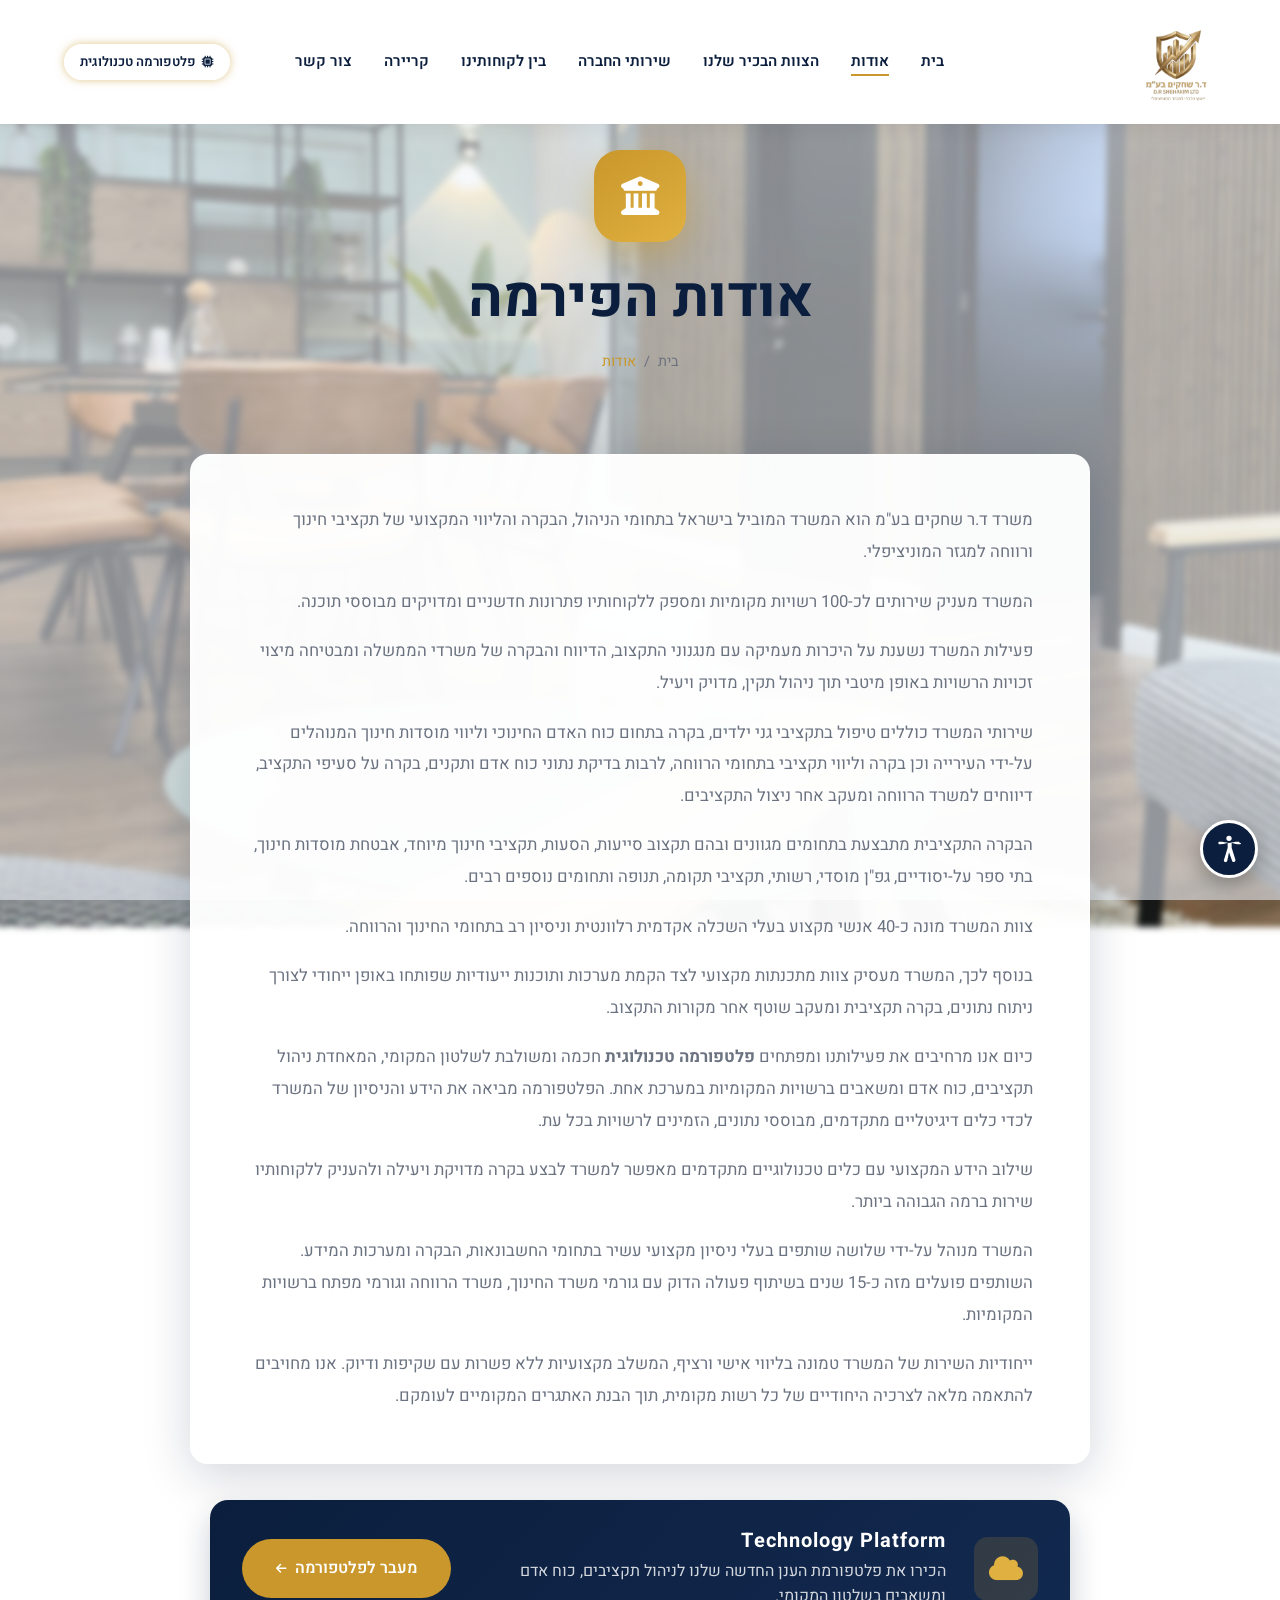
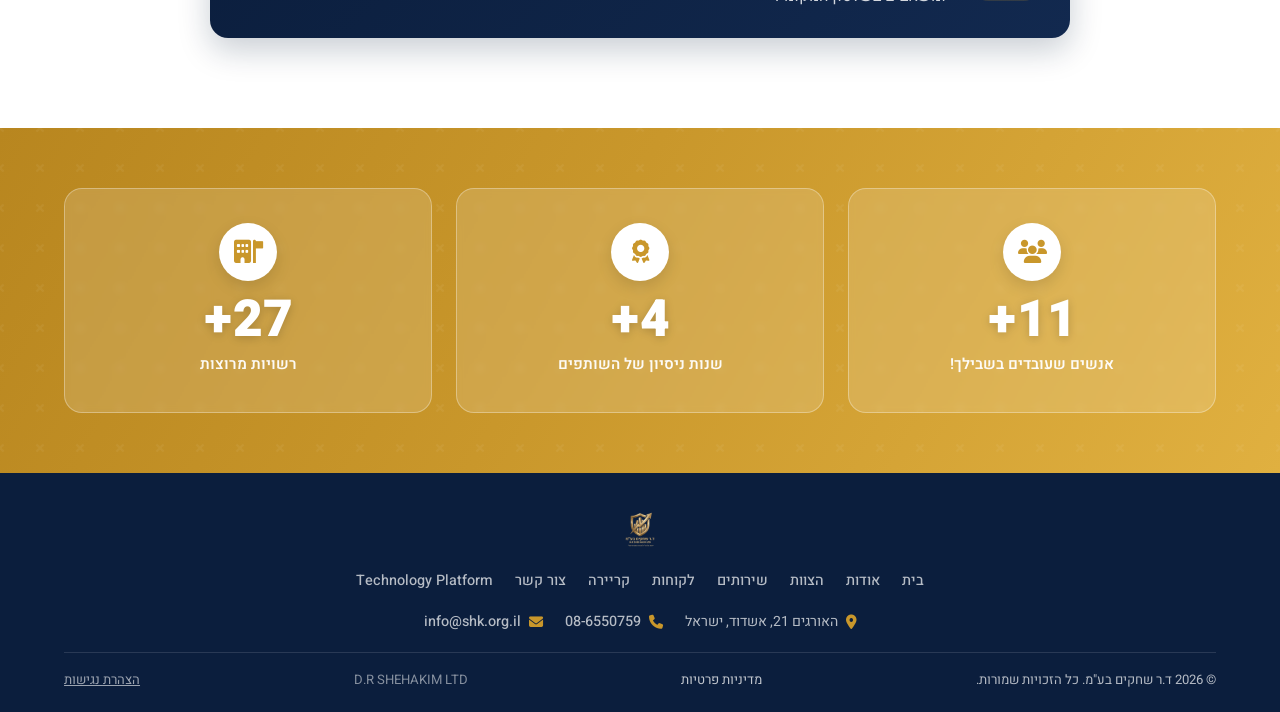
<file: about.html>
<!DOCTYPE html>
<html lang="he" dir="rtl">
<head>
  <meta charset="UTF-8">
  <meta name="viewport" content="width=device-width, initial-scale=1.0">
  <link rel="icon" type="image/png" sizes="32x32" href="favicon.png">
  <link rel="icon" href="favicon.ico" sizes="any">
  <link rel="apple-touch-icon" href="apple-touch-icon.png">
  <title>אודות | ד.ר שחקים</title>
  <meta name="description" content="אודות ד.ר שחקים – פירמת הייעוץ הכלכלי המובילה בישראל לניהול ובקרת תקציבי חינוך ורווחה עבור למעלה מ-100 רשויות מקומיות.">
  <link rel="canonical" href="https://tpshk.org.il/about.html">
  <meta property="og:type" content="website">
  <meta property="og:site_name" content="ד.ר שחקים">
  <meta property="og:title" content="אודות | ד.ר שחקים">
  <meta property="og:description" content="פירמת הייעוץ הכלכלי המובילה בישראל לניהול ובקרת תקציבי חינוך ורווחה עבור למעלה מ-100 רשויות מקומיות.">
  <meta property="og:url" content="https://tpshk.org.il/about.html">
  <meta property="og:image" content="https://tpshk.org.il/apple-touch-icon.png">
  <meta property="og:locale" content="he_IL">
  <link rel="stylesheet" href="css/style.css">
  <link rel="stylesheet" href="css/accessibility.css">
  <link rel="stylesheet" href="https://cdnjs.cloudflare.com/ajax/libs/font-awesome/6.5.0/css/all.min.css">
  <style>
    .platform-cta {
      max-width: 860px;
      margin: 36px auto 0;
      display: flex;
      align-items: center;
      gap: 28px;
      padding: 28px 32px;
      border-radius: 18px;
      background: linear-gradient(135deg, var(--navy) 0%, var(--navy-light) 100%);
      box-shadow: 0 12px 32px rgba(11,30,61,.22);
    }
    .platform-cta-icon {
      flex: 0 0 auto;
      width: 64px; height: 64px;
      display: flex; align-items: center; justify-content: center;
      border-radius: 14px;
      background: rgba(201,151,43,.18);
      color: var(--gold-light);
      font-size: 1.7rem;
    }
    .platform-cta-text { flex: 1; }
    .platform-cta-text h3 {
      color: #fff;
      letter-spacing: 1px;
      margin-bottom: 6px;
      font-size: 1.25rem;
    }
    .platform-cta-text p { color: rgba(255,255,255,.82); margin: 0; line-height: 1.6; }
    .platform-cta .btn { flex: 0 0 auto; white-space: nowrap; }
    @media (max-width: 640px) {
      .platform-cta { flex-direction: column; text-align: center; gap: 18px; padding: 28px 22px; }
      .platform-cta-text p { font-size: .95rem; }
    }
  </style>
</head>
<body class="has-bg-blur">

<div class="bg-blur-fixed" style="background-image:url('אודות.jpeg')"></div>
<div class="bg-blur-overlay"></div>

<nav class="navbar" id="navbar">
  <div class="container navbar-inner">
    <a href="/" class="logo"><img src="לוגו שחקים.png" alt="ד.ר שחקים"></a>
    <ul class="nav-links">
      <li><a href="/">בית</a></li>
      <li><a href="about" class="active">אודות</a></li>
      <li><a href="team">הצוות הבכיר שלנו</a></li>
      <li><a href="services">שירותי החברה</a></li>
      <li><a href="clients">בין לקוחותינו</a></li>
      <li><a href="careers">קריירה</a></li>
      <li><a href="contact">צור קשר</a></li>
      <li class="nav-cta-item"><a href="https://lp.tpshk.org.il" target="_blank" rel="noopener" class="nav-cta"><i class="fa-solid fa-microchip"></i> פלטפורמה טכנולוגית</a></li>
    </ul>
    <button class="hamburger" id="hamburger" aria-label="תפריט"><span></span><span></span><span></span></button>
  </div>
</nav>
<div class="mobile-menu" id="mobileMenu">
  <button class="close-menu" id="closeMenu">×</button>
  <a href="/">בית</a><a href="about">אודות</a><a href="team">הצוות הבכיר שלנו</a>
  <a href="services">שירותי החברה</a><a href="clients">בין לקוחותינו</a>
  <a href="careers">קריירה</a><a href="contact">צור קשר</a>
  <a href="https://lp.tpshk.org.il" target="_blank" rel="noopener" class="nav-cta">פלטפורמה טכנולוגית</a>
</div>

<!-- CLEAN HERO OVER BLURRED BG -->
<section class="detail-hero-clean">
  <div class="container">
    <div class="detail-hero-icon"><i class="fa-solid fa-building-columns"></i></div>
    <h1>אודות הפירמה</h1>
    <div class="breadcrumb">
      <a href="/">בית</a>
      <span class="sep">/</span>
      <span>אודות</span>
    </div>
  </div>
</section>

<!-- ABOUT FULL TEXT -->
<section class="section-py" style="padding-top:30px">
  <div class="container">
    <div class="about-text-card reveal">
      <p>משרד ד.ר שחקים בע"מ הוא המשרד המוביל בישראל בתחומי הניהול, הבקרה והליווי המקצועי של תקציבי חינוך ורווחה למגזר המוניציפלי.</p>
      <p>המשרד מעניק שירותים לכ-100 רשויות מקומיות ומספק ללקוחותיו פתרונות חדשניים ומדויקים מבוססי תוכנה.</p>
      <p>פעילות המשרד נשענת על היכרות מעמיקה עם מנגנוני התקצוב, הדיווח והבקרה של משרדי הממשלה ומבטיחה מיצוי זכויות הרשויות באופן מיטבי תוך ניהול תקין, מדויק ויעיל.</p>
      <p>שירותי המשרד כוללים טיפול בתקציבי גני ילדים, בקרה בתחום כוח האדם החינוכי וליווי מוסדות חינוך המנוהלים על-ידי העירייה וכן בקרה וליווי תקציבי בתחומי הרווחה, לרבות בדיקת נתוני כוח אדם ותקנים, בקרה על סעיפי התקציב, דיווחים למשרד הרווחה ומעקב אחר ניצול התקציבים.</p>
      <p>הבקרה התקציבית מתבצעת בתחומים מגוונים ובהם תקצוב סייעות, הסעות, תקציבי חינוך מיוחד, אבטחת מוסדות חינוך, בתי ספר על-יסודיים, גפ"ן מוסדי, רשותי, תקציבי תקומה, תנופה ותחומים נוספים רבים.</p>
      <p>צוות המשרד מונה כ-40 אנשי מקצוע בעלי השכלה אקדמית רלוונטית וניסיון רב בתחומי החינוך והרווחה.</p>
      <p>בנוסף לכך, המשרד מעסיק צוות מתכנתות מקצועי לצד הקמת מערכות ותוכנות ייעודיות שפותחו באופן ייחודי לצורך ניתוח נתונים, בקרה תקציבית ומעקב שוטף אחר מקורות התקצוב.</p>
      <p>כיום אנו מרחיבים את פעילותנו ומפתחים <strong>פלטפורמה טכנולוגית</strong> חכמה ומשולבת לשלטון המקומי, המאחדת ניהול תקציבים, כוח אדם ומשאבים ברשויות המקומיות במערכת אחת. הפלטפורמה מביאה את הידע והניסיון של המשרד לכדי כלים דיגיטליים מתקדמים, מבוססי נתונים, הזמינים לרשויות בכל עת.</p>
      <p>שילוב הידע המקצועי עם כלים טכנולוגיים מתקדמים מאפשר למשרד לבצע בקרה מדויקת ויעילה ולהעניק ללקוחותיו שירות ברמה הגבוהה ביותר.</p>
      <p>המשרד מנוהל על-ידי שלושה שותפים בעלי ניסיון מקצועי עשיר בתחומי החשבונאות, הבקרה ומערכות המידע. השותפים פועלים מזה כ-15 שנים בשיתוף פעולה הדוק עם גורמי משרד החינוך, משרד הרווחה וגורמי מפתח ברשויות המקומיות.</p>
      <p>ייחודיות השירות של המשרד טמונה בליווי אישי ורציף, המשלב מקצועיות ללא פשרות עם שקיפות ודיוק. אנו מחויבים להתאמה מלאה לצרכיה היחודיים של כל רשות מקומית, תוך הבנת האתגרים המקומיים לעומקם.</p>
    </div>

    <!-- TECHNOLOGY PLATFORM CTA -->
    <div class="platform-cta reveal">
      <div class="platform-cta-icon"><i class="fa-solid fa-cloud"></i></div>
      <div class="platform-cta-text">
        <h3>Technology Platform</h3>
        <p>הכירו את פלטפורמת הענן החדשה שלנו לניהול תקציבים, כוח אדם ומשאבים בשלטון המקומי.</p>
      </div>
      <a href="https://lp.tpshk.org.il" target="_blank" rel="noopener" class="btn btn-gold">
        מעבר לפלטפורמה <i class="fa-solid fa-arrow-left fa-xs"></i>
      </a>
    </div>
  </div>
</section>

<!-- STATS -->
<section class="stats-section">
  <div class="container">
    <div class="stats-grid reveal-grid" style="grid-template-columns:repeat(3,1fr)">
      <div class="stat-item"><div class="stat-ico"><i class="fa-solid fa-users"></i></div><div class="stat-number"><span class="count-up" data-target="40" data-suffix="+">40+</span></div><div class="stat-label">אנשים שעובדים בשבילך!</div></div>
      <div class="stat-item"><div class="stat-ico"><i class="fa-solid fa-award"></i></div><div class="stat-number"><span class="count-up" data-target="15" data-suffix="+">15+</span></div><div class="stat-label">שנות ניסיון של השותפים</div></div>
      <div class="stat-item"><div class="stat-ico"><i class="fa-solid fa-building-flag"></i></div><div class="stat-number"><span class="count-up" data-target="100" data-suffix="+">100+</span></div><div class="stat-label">רשויות מרוצות</div></div>
    </div>
  </div>
</section>

<footer class="footer">
  <div class="container">
    <div class="footer-grid">
      <div class="footer-brand">
        <div class="footer-logo"><img src="לוגו שחקים.png" alt="ד.ר שחקים"></div>
        <p>המשרד המוביל בישראל בתחומי הניהול, הבקרה והליווי המקצועי של תקציבי חינוך ורווחה למגזר המוניציפלי.</p>
      </div>
      <div class="footer-col">
        <h5>ניווט מהיר</h5>
        <ul>
          <li><a href="/"><i class="fa-solid fa-chevron-left fa-xs"></i> בית</a></li>
          <li><a href="about"><i class="fa-solid fa-chevron-left fa-xs"></i> אודות</a></li>
          <li><a href="team"><i class="fa-solid fa-chevron-left fa-xs"></i> הצוות</a></li>
          <li><a href="services"><i class="fa-solid fa-chevron-left fa-xs"></i> שירותים</a></li>
          <li><a href="clients"><i class="fa-solid fa-chevron-left fa-xs"></i> לקוחות</a></li>
          <li><a href="careers"><i class="fa-solid fa-chevron-left fa-xs"></i> קריירה</a></li>
          <li><a href="contact"><i class="fa-solid fa-chevron-left fa-xs"></i> צור קשר</a></li>
          <li><a href="https://lp.tpshk.org.il" target="_blank" rel="noopener"><i class="fa-solid fa-cloud fa-xs"></i> Technology Platform</a></li>
        </ul>
      </div>
      <div class="footer-col">
        <h5>צור קשר</h5>
        <ul class="footer-contact">
          <li><i class="fa-solid fa-location-dot"></i> <span>האורגים 21, אשדוד, ישראל</span></li>
          <li><i class="fa-solid fa-phone"></i> <a href="tel:0086550759">08-6550759</a></li>
          <li><i class="fa-solid fa-envelope"></i> <a href="mailto:info@shk.org.il">info@shk.org.il</a></li>
        </ul>
      </div>
    </div>
    <hr class="footer-divider">
    <div class="footer-bottom">
      <div>© 2026 ד.ר שחקים בע"מ. כל הזכויות שמורות.</div>
      <div class="footer-legal">
        <a href="מדיניות-פרטיות">מדיניות פרטיות</a>
      </div>
      <div class="footer-bottom-right">D.R SHEHAKIM LTD</div>
    </div>
  </div>
</footer>
<script src="js/main.js"></script>
<script src="js/accessibility.js"></script>
</body>
</html>
</file>
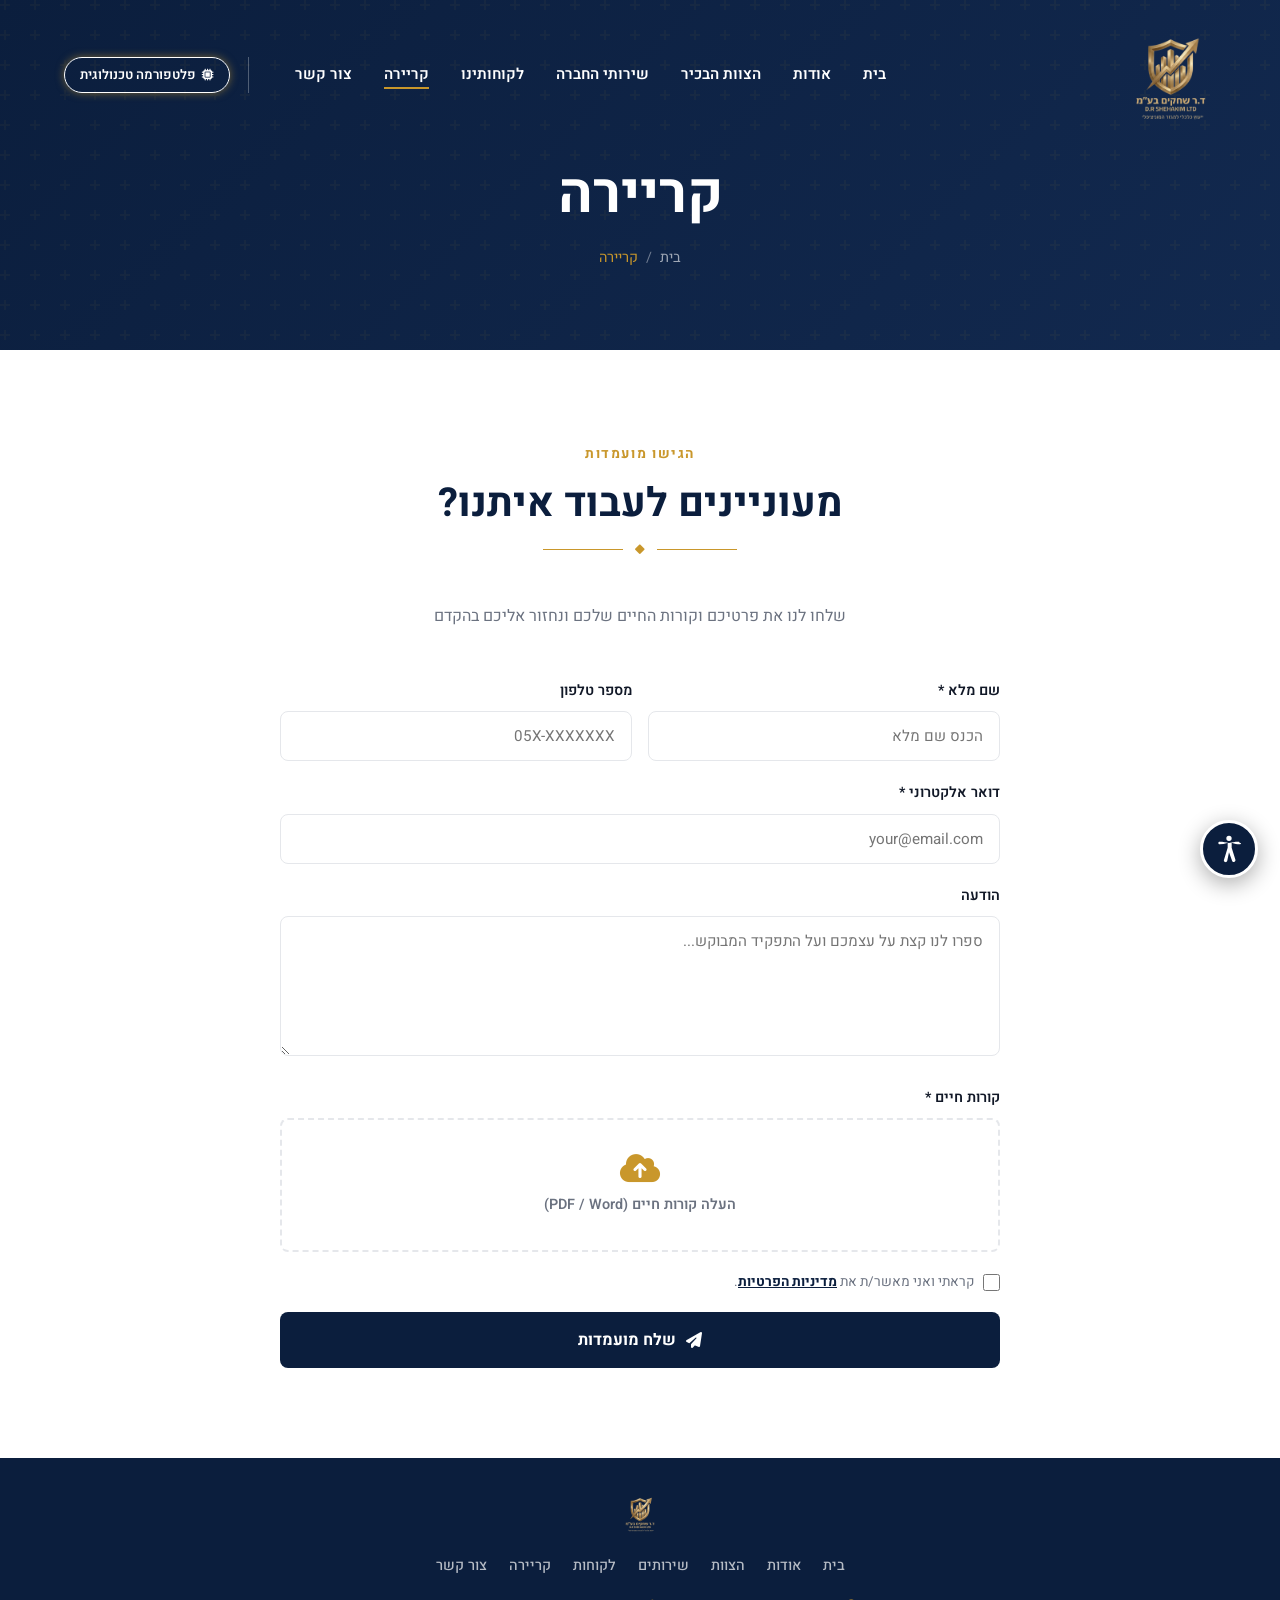
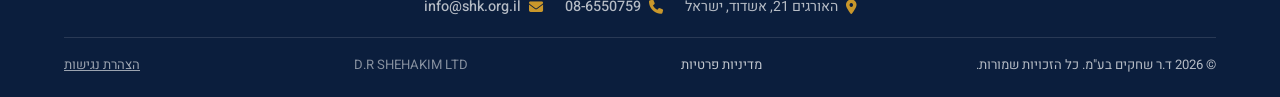
<file: careers.html>
<!DOCTYPE html>
<html lang="he" dir="rtl">
<head>
  <meta charset="UTF-8">
  <meta name="viewport" content="width=device-width, initial-scale=1.0">
  <link rel="icon" type="image/png" sizes="32x32" href="favicon.png">
  <link rel="icon" href="favicon.ico" sizes="any">
  <link rel="apple-touch-icon" href="apple-touch-icon.png">
  <title>קריירה | ד.ר שחקים</title>
  <meta name="description" content="קריירה בד.ר שחקים – הצטרפו לצוות הייעוץ הכלכלי המוביל בישראל בתחום תקציבי החינוך והרווחה. שלחו קורות חיים.">
  <link rel="canonical" href="https://tpshk.org.il/careers.html">
  <meta property="og:type" content="website">
  <meta property="og:site_name" content="ד.ר שחקים">
  <meta property="og:title" content="קריירה | ד.ר שחקים">
  <meta property="og:description" content="הצטרפו לצוות הייעוץ הכלכלי המוביל בישראל בתחום תקציבי החינוך והרווחה. שלחו קורות חיים.">
  <meta property="og:url" content="https://tpshk.org.il/careers.html">
  <meta property="og:image" content="https://tpshk.org.il/apple-touch-icon.png">
  <meta property="og:locale" content="he_IL">
  <link rel="stylesheet" href="css/style.css">
  <link rel="stylesheet" href="css/accessibility.css">
  <link rel="stylesheet" href="https://cdnjs.cloudflare.com/ajax/libs/font-awesome/6.5.0/css/all.min.css">
</head>
<body>

<nav class="navbar" id="navbar">
  <div class="container navbar-inner">
    <a href="/" class="logo">
      <img src="לוגו שחקים.png" alt="ד.ר שחקים">
    </a>
    <ul class="nav-links">
      <li><a href="/">בית</a></li>
      <li><a href="about">אודות</a></li>
      <li><a href="team">הצוות הבכיר</a></li>
      <li><a href="services">שירותי החברה</a></li>
      <li><a href="clients">לקוחותינו</a></li>
      <li><a href="careers" class="active">קריירה</a></li>
      <li><a href="contact">צור קשר</a></li>
      <li class="nav-cta-item"><a href="https://lp.tpshk.org.il" target="_blank" rel="noopener" class="nav-cta"><i class="fa-solid fa-microchip"></i> פלטפורמה טכנולוגית</a></li>
    </ul>
    <button class="hamburger" id="hamburger" aria-label="תפריט">
      <span></span><span></span><span></span>
    </button>
  </div>
</nav>
<div class="mobile-menu" id="mobileMenu">
  <button class="close-menu" id="closeMenu">×</button>
  <a href="/">בית</a>
  <a href="about">אודות</a>
  <a href="team">הצוות הבכיר</a>
  <a href="services">שירותי החברה</a>
  <a href="clients">לקוחותינו</a>
  <a href="careers">קריירה</a>
  <a href="contact">צור קשר</a>
  <a href="https://lp.tpshk.org.il" target="_blank" rel="noopener" class="nav-cta">פלטפורמה טכנולוגית</a>
</div>

<section class="page-hero">
  <div class="container">
    <h1>קריירה</h1>
    <div class="breadcrumb">
      <a href="/">בית</a>
      <span class="sep">/</span>
      <span>קריירה</span>
    </div>
  </div>
</section>

<!-- APPLICATION FORM -->
<section class="section-py">
  <div class="container">
    <div class="careers-content">
      <div class="text-center reveal" style="margin-bottom:48px">
        <span class="section-label">הגישו מועמדות</span>
        <h2 class="section-title">מעוניינים לעבוד איתנו?</h2>
        <div class="gold-divider"><i class="fa-solid fa-diamond"></i></div>
        <p>שלחו לנו את פרטיכם וקורות החיים שלכם ונחזור אליכם בהקדם</p>
      </div>
      <form class="careers-form reveal" action="https://formsubmit.co/info@shk.org.il" method="POST" enctype="multipart/form-data" data-label="שלח">
        <input type="hidden" name="_subject" value="מועמדות חדשה מאתר שחקים">
        <input type="hidden" name="_template" value="table">
        <input type="hidden" name="_captcha" value="false">
        <input type="text" name="_honey" style="display:none" tabindex="-1" autocomplete="off">
        <div class="form-row">
          <div class="form-group">
            <label>שם מלא *</label>
            <input type="text" name="שם מלא" placeholder="הכנס שם מלא" required>
          </div>
          <div class="form-group">
            <label>מספר טלפון</label>
            <input type="tel" name="טלפון" placeholder="05X-XXXXXXX">
          </div>
        </div>
        <div class="form-group">
          <label>דואר אלקטרוני *</label>
          <input type="email" name="אימייל" placeholder="your@email.com" required>
        </div>
        <div class="form-group">
          <label>הודעה</label>
          <textarea name="הודעה" placeholder="ספרו לנו קצת על עצמכם ועל התפקיד המבוקש..."></textarea>
        </div>
        <div class="form-group">
          <label>קורות חיים *</label>
          <label class="file-input-wrap" for="cvFile">
            <i class="fa-solid fa-cloud-arrow-up"></i>
            <p id="fileLabel">העלה קורות חיים (PDF / Word)</p>
            <input type="file" id="cvFile" name="קורות חיים" accept=".pdf,.doc,.docx" required>
          </label>
        </div>
        <div class="form-consent">
          <input type="checkbox" id="privacy-agree-careers" name="אישור מדיניות פרטיות" value="המשתמש אישר את מדיניות הפרטיות" required>
          <label for="privacy-agree-careers">קראתי ואני מאשר/ת את <a href="מדיניות-פרטיות" target="_blank" rel="noopener">מדיניות הפרטיות</a>.</label>
        </div>
        <button type="submit" class="btn-submit" data-label="שלח">
          <i class="fa-solid fa-paper-plane"></i> שלח מועמדות
        </button>
      </form>
    </div>
  </div>
</section>

<footer class="footer">
  <div class="container">
    <div class="footer-grid">
      <div class="footer-brand">
        <div class="footer-logo"><img src="לוגו שחקים.png" alt="ד.ר שחקים"></div>
        <p>המשרד המוביל בישראל בתחומי הניהול, הבקרה והליווי המקצועי של תקציבי חינוך ורווחה למגזר המוניציפלי.</p>
      </div>
      <div class="footer-col">
        <h5>ניווט מהיר</h5>
        <ul>
          <li><a href="/"><i class="fa-solid fa-chevron-left fa-xs"></i> בית</a></li>
          <li><a href="about"><i class="fa-solid fa-chevron-left fa-xs"></i> אודות</a></li>
          <li><a href="team"><i class="fa-solid fa-chevron-left fa-xs"></i> הצוות</a></li>
          <li><a href="services"><i class="fa-solid fa-chevron-left fa-xs"></i> שירותים</a></li>
          <li><a href="clients"><i class="fa-solid fa-chevron-left fa-xs"></i> לקוחות</a></li>
          <li><a href="careers"><i class="fa-solid fa-chevron-left fa-xs"></i> קריירה</a></li>
          <li><a href="contact"><i class="fa-solid fa-chevron-left fa-xs"></i> צור קשר</a></li>
        </ul>
      </div>
      <div class="footer-col">
        <h5>צור קשר</h5>
        <ul class="footer-contact">
          <li><i class="fa-solid fa-location-dot"></i> <span>האורגים 21, אשדוד, ישראל</span></li>
          <li><i class="fa-solid fa-phone"></i> <a href="tel:0086550759">08-6550759</a></li>
          <li><i class="fa-solid fa-envelope"></i> <a href="mailto:info@shk.org.il">info@shk.org.il</a></li>
        </ul>
      </div>
    </div>
    <hr class="footer-divider">
    <div class="footer-bottom">
      <div>© 2026 ד.ר שחקים בע"מ. כל הזכויות שמורות.</div>
      <div class="footer-legal">
        <a href="מדיניות-פרטיות">מדיניות פרטיות</a>
      </div>
      <div class="footer-bottom-right">D.R SHEHAKIM LTD</div>
    </div>
  </div>
</footer>

<script src="js/main.js"></script>
<script src="js/accessibility.js"></script>
</body>
</html>
</file>
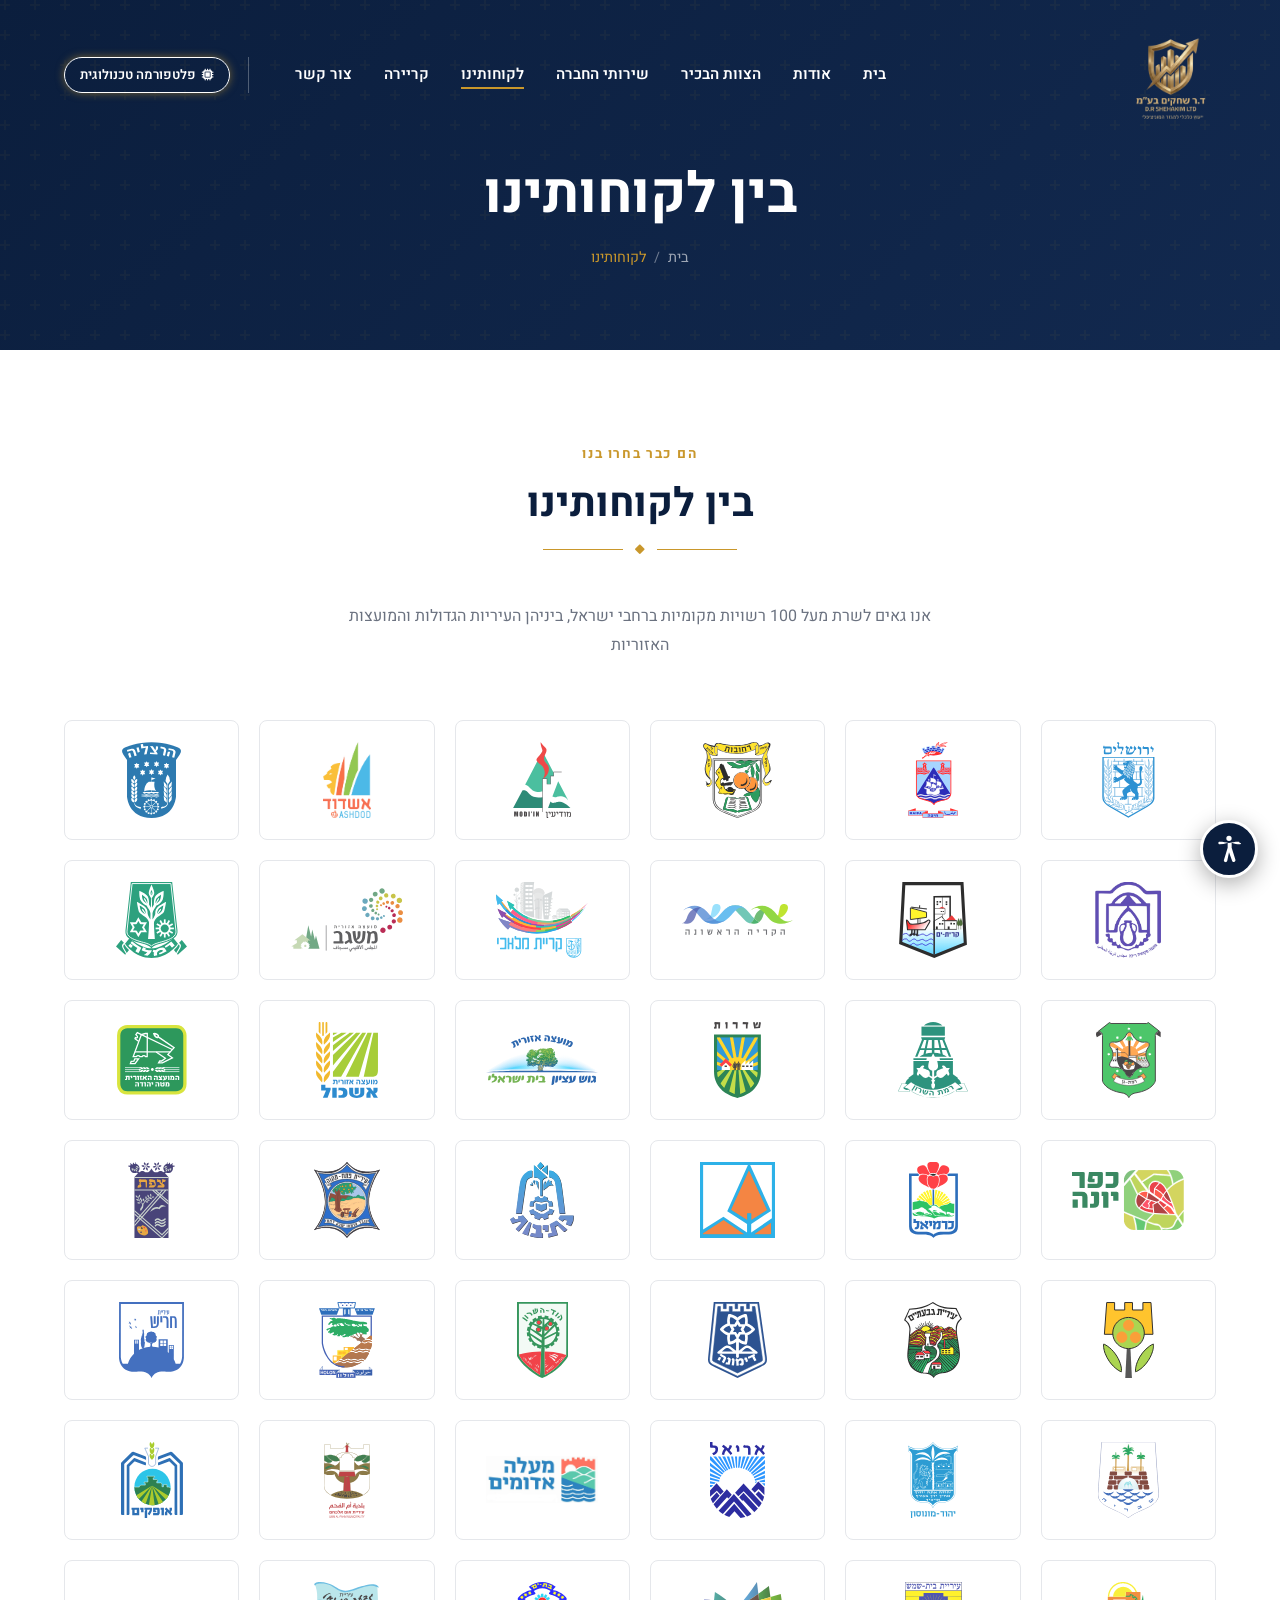
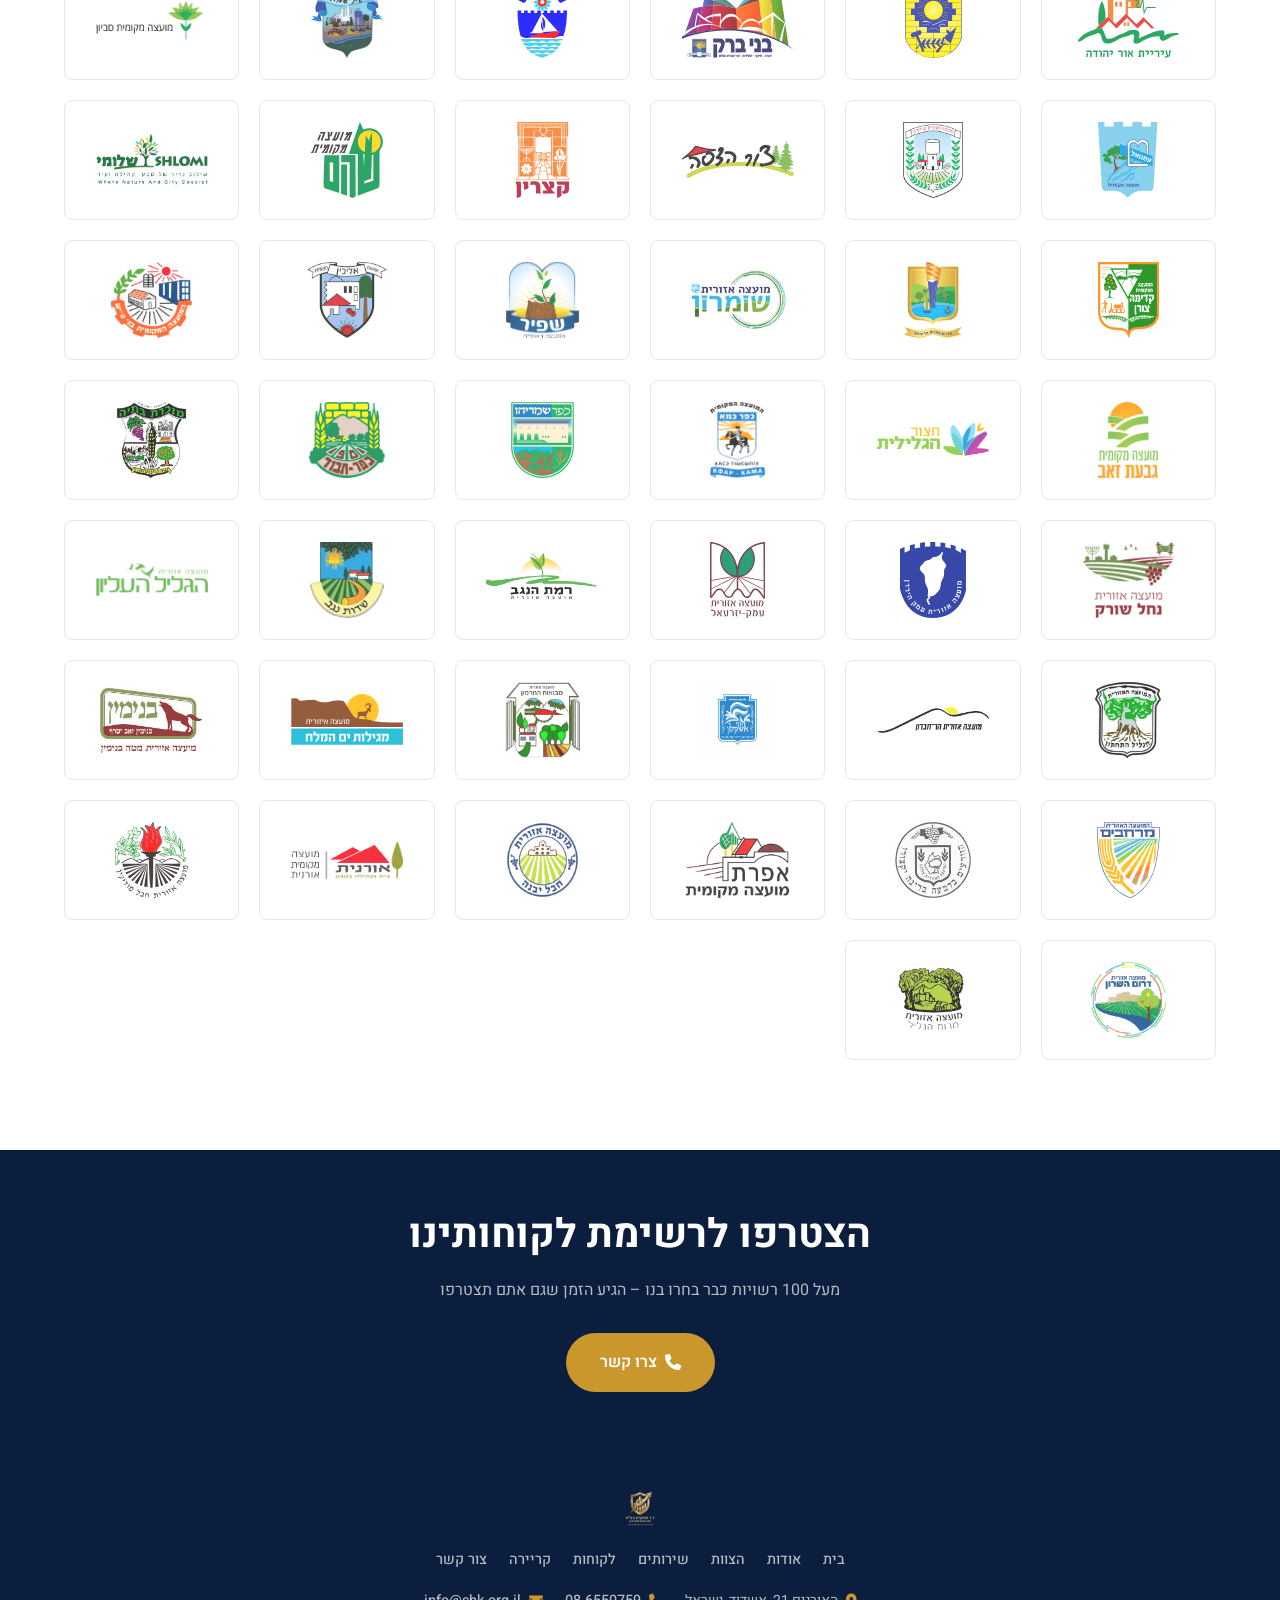
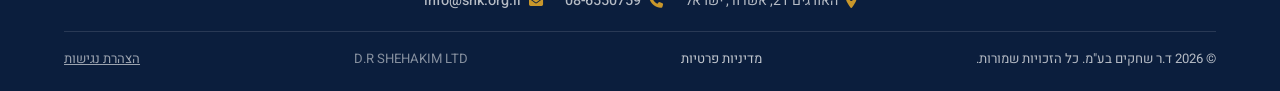
<file: clients.html>
<!DOCTYPE html>
<html lang="he" dir="rtl">
<head>
  <meta charset="UTF-8">
  <meta name="viewport" content="width=device-width, initial-scale=1.0">
  <link rel="icon" type="image/png" sizes="32x32" href="favicon.png">
  <link rel="icon" href="favicon.ico" sizes="any">
  <link rel="apple-touch-icon" href="apple-touch-icon.png">
  <title>בין לקוחותינו | ד.ר שחקים</title>
  <meta name="description" content="בין לקוחות ד.ר שחקים – למעלה מ-100 רשויות מקומיות בישראל שנהנות מליווי כלכלי מקצועי בתחומי החינוך והרווחה.">
  <link rel="canonical" href="https://tpshk.org.il/clients.html">
  <meta property="og:type" content="website">
  <meta property="og:site_name" content="ד.ר שחקים">
  <meta property="og:title" content="בין לקוחותינו | ד.ר שחקים">
  <meta property="og:description" content="למעלה מ-100 רשויות מקומיות בישראל שנהנות מליווי כלכלי מקצועי בתחומי החינוך והרווחה.">
  <meta property="og:url" content="https://tpshk.org.il/clients.html">
  <meta property="og:image" content="https://tpshk.org.il/apple-touch-icon.png">
  <meta property="og:locale" content="he_IL">
  <link rel="stylesheet" href="css/style.css">
  <link rel="stylesheet" href="css/accessibility.css">
  <link rel="stylesheet" href="https://cdnjs.cloudflare.com/ajax/libs/font-awesome/6.5.0/css/all.min.css">
</head>
<body>

<nav class="navbar" id="navbar">
  <div class="container navbar-inner">
    <a href="/" class="logo">
      <img src="לוגו שחקים.png" alt="ד.ר שחקים">
    </a>
    <ul class="nav-links">
      <li><a href="/">בית</a></li>
      <li><a href="about">אודות</a></li>
      <li><a href="team">הצוות הבכיר</a></li>
      <li><a href="services">שירותי החברה</a></li>
      <li><a href="clients" class="active">לקוחותינו</a></li>
      <li><a href="careers">קריירה</a></li>
      <li><a href="contact">צור קשר</a></li>
      <li class="nav-cta-item"><a href="https://lp.tpshk.org.il" target="_blank" rel="noopener" class="nav-cta"><i class="fa-solid fa-microchip"></i> פלטפורמה טכנולוגית</a></li>
    </ul>
    <button class="hamburger" id="hamburger" aria-label="תפריט">
      <span></span><span></span><span></span>
    </button>
  </div>
</nav>
<div class="mobile-menu" id="mobileMenu">
  <button class="close-menu" id="closeMenu">×</button>
  <a href="/">בית</a>
  <a href="about">אודות</a>
  <a href="team">הצוות הבכיר</a>
  <a href="services">שירותי החברה</a>
  <a href="clients">לקוחותינו</a>
  <a href="careers">קריירה</a>
  <a href="contact">צור קשר</a>
  <a href="https://lp.tpshk.org.il" target="_blank" rel="noopener" class="nav-cta">פלטפורמה טכנולוגית</a>
</div>

<section class="page-hero">
  <div class="container">
    <h1>בין לקוחותינו</h1>
    <div class="breadcrumb">
      <a href="/">בית</a>
      <span class="sep">/</span>
      <span>לקוחותינו</span>
    </div>
  </div>
</section>

<section class="section-py">
  <div class="container">
    <div class="text-center reveal" style="margin-bottom:60px">
      <span class="section-label">הם כבר בחרו בנו</span>
      <h2 class="section-title">בין לקוחותינו</h2>
      <div class="gold-divider"><i class="fa-solid fa-diamond"></i></div>
      <p style="max-width:600px;margin:0 auto">אנו גאים לשרת מעל 100 רשויות מקומיות ברחבי ישראל, ביניהן העיריות הגדולות והמועצות האזוריות</p>
    </div>

    <div class="clients-grid reveal-grid">
      <div class="client-grid-item"><img src="clients-logos/logo01.svg" alt="לקוח"></div>
      <div class="client-grid-item"><img src="clients-logos/logo02.svg" alt="לקוח"></div>
      <div class="client-grid-item"><img src="clients-logos/logo03.svg" alt="לקוח"></div>
      <div class="client-grid-item"><img src="clients-logos/logo04.svg" alt="לקוח"></div>
      <div class="client-grid-item"><img src="clients-logos/logo05.svg" alt="לקוח"></div>
      <div class="client-grid-item"><img src="clients-logos/logo06.svg" alt="לקוח"></div>
      <div class="client-grid-item"><img src="clients-logos/logo07.svg" alt="לקוח"></div>
      <div class="client-grid-item"><img src="clients-logos/logo08.svg" alt="לקוח"></div>
      <div class="client-grid-item"><img src="clients-logos/logo09.svg" alt="לקוח"></div>
      <div class="client-grid-item"><img src="clients-logos/logo10.svg" alt="לקוח"></div>
      <div class="client-grid-item"><img src="clients-logos/logo11.svg" alt="לקוח"></div>
      <div class="client-grid-item"><img src="clients-logos/logo12.svg" alt="לקוח"></div>
      <div class="client-grid-item"><img src="clients-logos/logo13.svg" alt="לקוח"></div>
      <div class="client-grid-item"><img src="clients-logos/logo14.svg" alt="לקוח"></div>
      <div class="client-grid-item"><img src="clients-logos/logo15.svg" alt="לקוח"></div>
      <div class="client-grid-item"><img src="clients-logos/logo16.svg" alt="לקוח"></div>
      <div class="client-grid-item"><img src="clients-logos/logo17.svg" alt="לקוח"></div>
      <div class="client-grid-item"><img src="clients-logos/logo18.svg" alt="לקוח"></div>
      <div class="client-grid-item"><img src="clients-logos/logo19.svg" alt="לקוח"></div>
      <div class="client-grid-item"><img src="clients-logos/logo20.svg" alt="לקוח"></div>
      <div class="client-grid-item"><img src="clients-logos/logo21.svg" alt="לקוח"></div>
      <div class="client-grid-item"><img src="clients-logos/logo22.svg" alt="לקוח"></div>
      <div class="client-grid-item"><img src="clients-logos/logo23.svg" alt="לקוח"></div>
      <div class="client-grid-item"><img src="clients-logos/logo24.svg" alt="לקוח"></div>
      <div class="client-grid-item"><img src="clients-logos/logo25.svg" alt="לקוח"></div>
      <div class="client-grid-item"><img src="clients-logos/logo26.svg" alt="לקוח"></div>
      <div class="client-grid-item"><img src="clients-logos/logo27.svg" alt="לקוח"></div>
      <div class="client-grid-item"><img src="clients-logos/logo28.svg" alt="לקוח"></div>
      <div class="client-grid-item"><img src="clients-logos/logo29.svg" alt="לקוח"></div>
      <div class="client-grid-item"><img src="clients-logos/logo30.svg" alt="לקוח"></div>
      <div class="client-grid-item"><img src="clients-logos/logo31.svg" alt="לקוח"></div>
      <div class="client-grid-item"><img src="clients-logos/logo32.svg" alt="לקוח"></div>
      <div class="client-grid-item"><img src="clients-logos/logo33.svg" alt="לקוח"></div>
      <div class="client-grid-item"><img src="clients-logos/logo34.svg" alt="לקוח"></div>
      <div class="client-grid-item"><img src="clients-logos/logo35.svg" alt="לקוח"></div>
      <div class="client-grid-item"><img src="clients-logos/logo36.svg" alt="לקוח"></div>
      <div class="client-grid-item"><img src="clients-logos/logo37.svg" alt="לקוח"></div>
      <div class="client-grid-item"><img src="clients-logos/logo38.svg" alt="לקוח"></div>
      <div class="client-grid-item"><img src="clients-logos/logo39.svg" alt="לקוח"></div>
      <div class="client-grid-item"><img src="clients-logos/logo40.svg" alt="לקוח"></div>
      <div class="client-grid-item"><img src="clients-logos/logo41.svg" alt="לקוח"></div>
      <div class="client-grid-item"><img src="clients-logos/logo42.svg" alt="לקוח"></div>
      <div class="client-grid-item"><img src="clients-logos/logo43.svg" alt="לקוח"></div>
      <div class="client-grid-item"><img src="clients-logos/logo44.svg" alt="לקוח"></div>
      <div class="client-grid-item"><img src="clients-logos/logo45.svg" alt="לקוח"></div>
      <div class="client-grid-item"><img src="clients-logos/logo46.svg" alt="לקוח"></div>
      <div class="client-grid-item"><img src="clients-logos/logo47.svg" alt="לקוח"></div>
      <div class="client-grid-item"><img src="clients-logos/logo48.svg" alt="לקוח"></div>
      <div class="client-grid-item"><img src="clients-logos/logo49.svg" alt="לקוח"></div>
      <div class="client-grid-item"><img src="clients-logos/logo50.svg" alt="לקוח"></div>
      <div class="client-grid-item"><img src="clients-logos/logo51.svg" alt="לקוח"></div>
      <div class="client-grid-item"><img src="clients-logos/logo52.svg" alt="לקוח"></div>
      <div class="client-grid-item"><img src="clients-logos/logo53.svg" alt="לקוח"></div>
      <div class="client-grid-item"><img src="clients-logos/logo54.svg" alt="לקוח"></div>
      <div class="client-grid-item"><img src="clients-logos/logo55.svg" alt="לקוח"></div>
      <div class="client-grid-item"><img src="clients-logos/logo56.svg" alt="לקוח"></div>
      <div class="client-grid-item"><img src="clients-logos/logo57.svg" alt="לקוח"></div>
      <div class="client-grid-item"><img src="clients-logos/logo58.svg" alt="לקוח"></div>
      <div class="client-grid-item"><img src="clients-logos/logo59.svg" alt="לקוח"></div>
      <div class="client-grid-item"><img src="clients-logos/logo60.svg" alt="לקוח"></div>
      <div class="client-grid-item"><img src="clients-logos/logo61.svg" alt="לקוח"></div>
      <div class="client-grid-item"><img src="clients-logos/logo62.svg" alt="לקוח"></div>
      <div class="client-grid-item"><img src="clients-logos/logo63.svg" alt="לקוח"></div>
      <div class="client-grid-item"><img src="clients-logos/logo64.svg" alt="לקוח"></div>
      <div class="client-grid-item"><img src="clients-logos/logo65.svg" alt="לקוח"></div>
      <div class="client-grid-item"><img src="clients-logos/logo66.svg" alt="לקוח"></div>
      <div class="client-grid-item"><img src="clients-logos/logo67.svg" alt="לקוח"></div>
      <div class="client-grid-item"><img src="clients-logos/logo68.svg" alt="לקוח"></div>
      <div class="client-grid-item"><img src="clients-logos/logo69.svg" alt="לקוח"></div>
      <div class="client-grid-item"><img src="clients-logos/logo70.svg" alt="לקוח"></div>
      <div class="client-grid-item"><img src="clients-logos/logo71.svg" alt="לקוח"></div>
      <div class="client-grid-item"><img src="clients-logos/logo72.svg" alt="לקוח"></div>
      <div class="client-grid-item"><img src="clients-logos/logo73.svg" alt="לקוח"></div>
      <div class="client-grid-item"><img src="clients-logos/logo74.svg" alt="לקוח"></div>
      <div class="client-grid-item"><img src="clients-logos/logo75.svg" alt="לקוח"></div>
      <div class="client-grid-item"><img src="clients-logos/logo76.svg" alt="לקוח"></div>
      <div class="client-grid-item"><img src="clients-logos/logo77.svg" alt="לקוח"></div>
      <div class="client-grid-item"><img src="clients-logos/logo78.svg" alt="לקוח"></div>
      <div class="client-grid-item"><img src="clients-logos/logo79.svg" alt="לקוח"></div>
      <div class="client-grid-item"><img src="clients-logos/logo80.svg" alt="לקוח"></div>
    </div>
  </div>
</section>

<section class="section-py-sm bg-navy text-center">
  <div class="container reveal">
    <h2 style="color:var(--white);margin-bottom:16px">הצטרפו לרשימת לקוחותינו</h2>
    <p style="color:rgba(255,255,255,.7);max-width:500px;margin:0 auto 28px">מעל 100 רשויות כבר בחרו בנו – הגיע הזמן שגם אתם תצטרפו</p>
    <a href="contact" class="btn btn-gold"><i class="fa-solid fa-phone"></i> צרו קשר</a>
  </div>
</section>

<footer class="footer">
  <div class="container">
    <div class="footer-grid">
      <div class="footer-brand">
        <div class="footer-logo"><img src="לוגו שחקים.png" alt="ד.ר שחקים"></div>
        <p>המשרד המוביל בישראל בתחומי הניהול, הבקרה והליווי המקצועי של תקציבי חינוך ורווחה למגזר המוניציפלי.</p>
      </div>
      <div class="footer-col">
        <h5>ניווט מהיר</h5>
        <ul>
          <li><a href="/"><i class="fa-solid fa-chevron-left fa-xs"></i> בית</a></li>
          <li><a href="about"><i class="fa-solid fa-chevron-left fa-xs"></i> אודות</a></li>
          <li><a href="team"><i class="fa-solid fa-chevron-left fa-xs"></i> הצוות</a></li>
          <li><a href="services"><i class="fa-solid fa-chevron-left fa-xs"></i> שירותים</a></li>
          <li><a href="clients"><i class="fa-solid fa-chevron-left fa-xs"></i> לקוחות</a></li>
          <li><a href="careers"><i class="fa-solid fa-chevron-left fa-xs"></i> קריירה</a></li>
          <li><a href="contact"><i class="fa-solid fa-chevron-left fa-xs"></i> צור קשר</a></li>
        </ul>
      </div>
      <div class="footer-col">
        <h5>צור קשר</h5>
        <ul class="footer-contact">
          <li><i class="fa-solid fa-location-dot"></i> <span>האורגים 21, אשדוד, ישראל</span></li>
          <li><i class="fa-solid fa-phone"></i> <a href="tel:0086550759">08-6550759</a></li>
          <li><i class="fa-solid fa-envelope"></i> <a href="mailto:info@shk.org.il">info@shk.org.il</a></li>
        </ul>
      </div>
    </div>
    <hr class="footer-divider">
    <div class="footer-bottom">
      <div>© 2026 ד.ר שחקים בע"מ. כל הזכויות שמורות.</div>
      <div class="footer-legal">
        <a href="מדיניות-פרטיות">מדיניות פרטיות</a>
      </div>
      <div class="footer-bottom-right">D.R SHEHAKIM LTD</div>
    </div>
  </div>
</footer>

<script src="js/main.js"></script>
<script src="js/accessibility.js"></script>
</body>
</html>
</file>
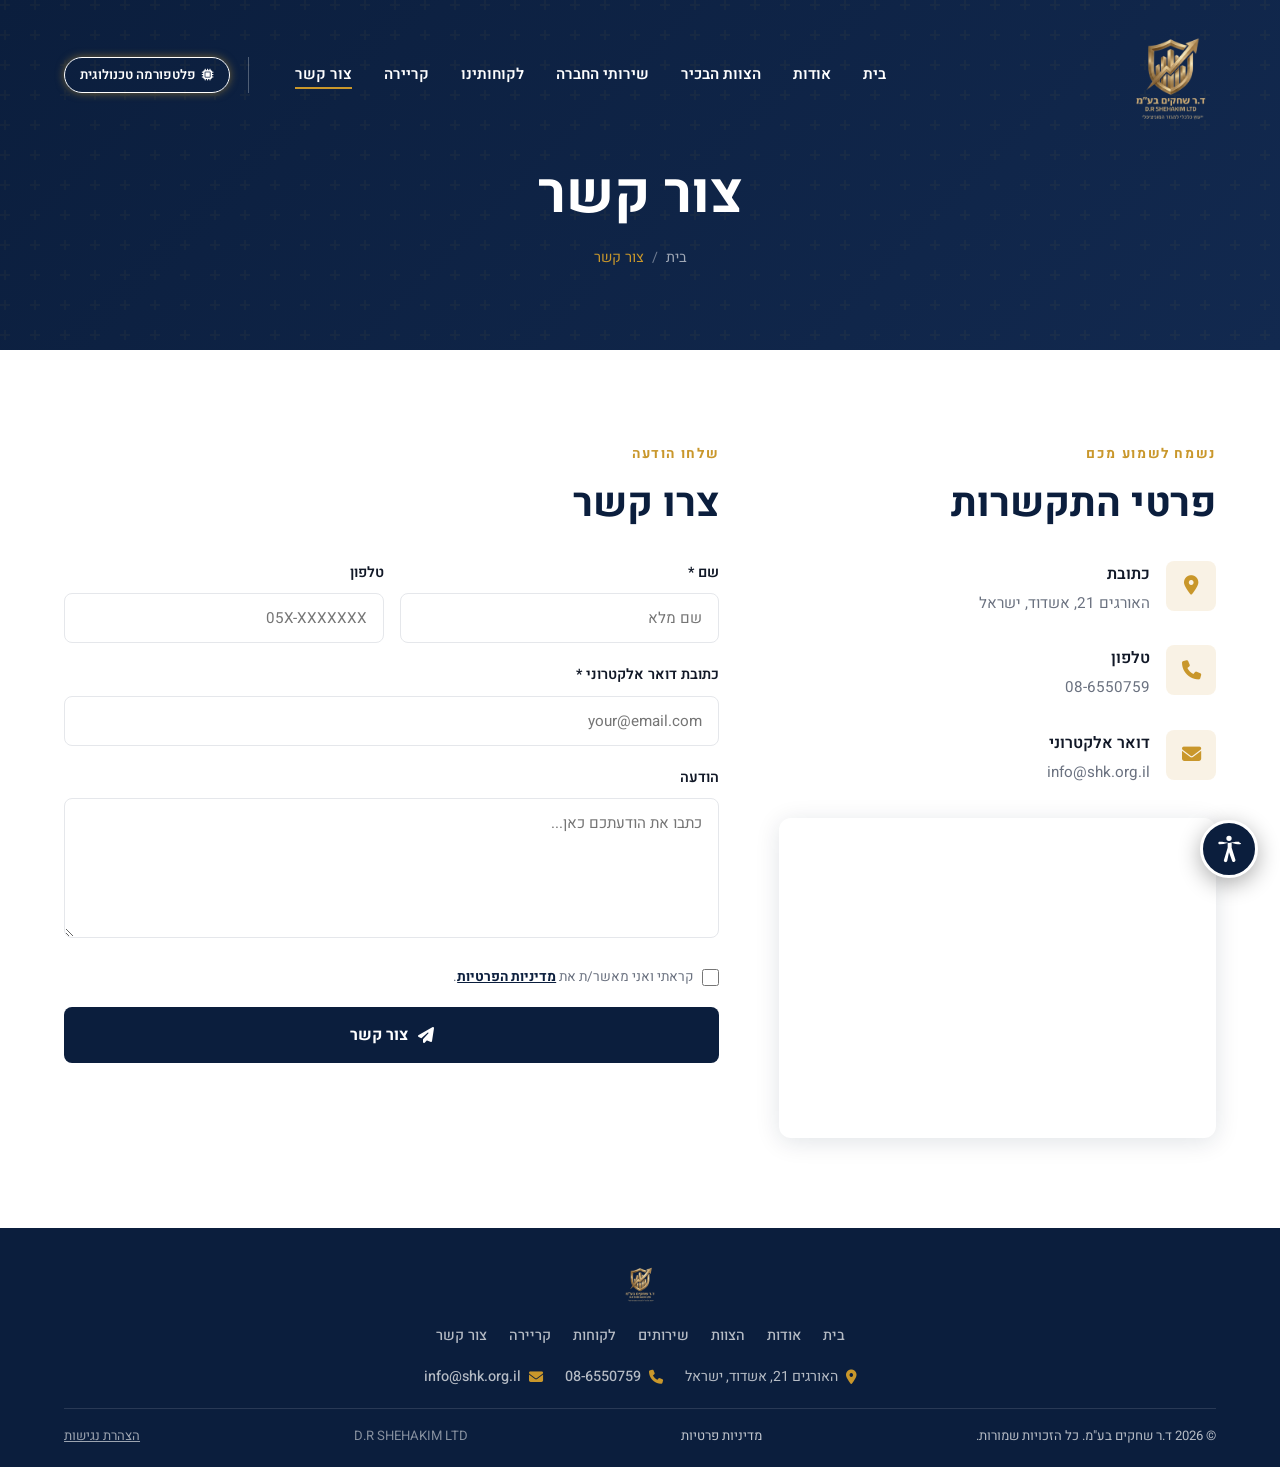
<file: contact.html>
<!DOCTYPE html>
<html lang="he" dir="rtl">
<head>
  <meta charset="UTF-8">
  <meta name="viewport" content="width=device-width, initial-scale=1.0">
  <link rel="icon" type="image/png" sizes="32x32" href="favicon.png">
  <link rel="icon" href="favicon.ico" sizes="any">
  <link rel="apple-touch-icon" href="apple-touch-icon.png">
  <title>צור קשר | ד.ר שחקים</title>
  <meta name="description" content="צרו קשר עם ד.ר שחקים – ייעוץ כלכלי לרשויות מקומיות. האורגים 21 אשדוד, טלפון 08-6550759, info@shk.org.il.">
  <link rel="canonical" href="https://tpshk.org.il/contact.html">
  <meta property="og:type" content="website">
  <meta property="og:site_name" content="ד.ר שחקים">
  <meta property="og:title" content="צור קשר | ד.ר שחקים">
  <meta property="og:description" content="ייעוץ כלכלי לרשויות מקומיות. האורגים 21 אשדוד, טלפון 08-6550759, info@shk.org.il.">
  <meta property="og:url" content="https://tpshk.org.il/contact.html">
  <meta property="og:image" content="https://tpshk.org.il/apple-touch-icon.png">
  <meta property="og:locale" content="he_IL">
  <link rel="stylesheet" href="css/style.css">
  <link rel="stylesheet" href="css/accessibility.css">
  <link rel="stylesheet" href="https://cdnjs.cloudflare.com/ajax/libs/font-awesome/6.5.0/css/all.min.css">
  <style>
    .map-wrap {
      border-radius: var(--radius);
      overflow: hidden;
      box-shadow: var(--shadow);
      margin-top: 32px;
    }
    .map-wrap iframe {
      width: 100%;
      height: 320px;
      border: none;
      display: block;
    }
  </style>
</head>
<body>

<nav class="navbar" id="navbar">
  <div class="container navbar-inner">
    <a href="/" class="logo">
      <img src="לוגו שחקים.png" alt="ד.ר שחקים">
    </a>
    <ul class="nav-links">
      <li><a href="/">בית</a></li>
      <li><a href="about">אודות</a></li>
      <li><a href="team">הצוות הבכיר</a></li>
      <li><a href="services">שירותי החברה</a></li>
      <li><a href="clients">לקוחותינו</a></li>
      <li><a href="careers">קריירה</a></li>
      <li><a href="contact" class="active">צור קשר</a></li>
      <li class="nav-cta-item"><a href="https://lp.tpshk.org.il" target="_blank" rel="noopener" class="nav-cta"><i class="fa-solid fa-microchip"></i> פלטפורמה טכנולוגית</a></li>
    </ul>
    <button class="hamburger" id="hamburger" aria-label="תפריט">
      <span></span><span></span><span></span>
    </button>
  </div>
</nav>
<div class="mobile-menu" id="mobileMenu">
  <button class="close-menu" id="closeMenu">×</button>
  <a href="/">בית</a>
  <a href="about">אודות</a>
  <a href="team">הצוות הבכיר</a>
  <a href="services">שירותי החברה</a>
  <a href="clients">לקוחותינו</a>
  <a href="careers">קריירה</a>
  <a href="contact">צור קשר</a>
  <a href="https://lp.tpshk.org.il" target="_blank" rel="noopener" class="nav-cta">פלטפורמה טכנולוגית</a>
</div>

<section class="page-hero">
  <div class="container">
    <h1>צור קשר</h1>
    <div class="breadcrumb">
      <a href="/">בית</a>
      <span class="sep">/</span>
      <span>צור קשר</span>
    </div>
  </div>
</section>

<section class="section-py">
  <div class="container">
    <div class="contact-grid">

      <!-- INFO -->
      <div class="reveal">
        <span class="section-label">נשמח לשמוע מכם</span>
        <h2 class="section-title" style="margin-bottom:32px">פרטי התקשרות</h2>

        <div class="contact-info-item">
          <div class="contact-icon">
            <i class="fa-solid fa-location-dot"></i>
          </div>
          <div>
            <strong>כתובת</strong>
            <p>האורגים 21, אשדוד, ישראל</p>
          </div>
        </div>

        <div class="contact-info-item">
          <div class="contact-icon">
            <i class="fa-solid fa-phone"></i>
          </div>
          <div>
            <strong>טלפון</strong>
            <a href="tel:0086550759">08-6550759</a>
          </div>
        </div>

        <div class="contact-info-item">
          <div class="contact-icon">
            <i class="fa-solid fa-envelope"></i>
          </div>
          <div>
            <strong>דואר אלקטרוני</strong>
            <a href="mailto:info@shk.org.il">info@shk.org.il</a>
          </div>
        </div>

        <div class="map-wrap">
          <iframe
            src="https://www.google.com/maps/embed?pb=!1m18!1m12!1m3!1d3406.5!2d34.65!3d31.8!2m3!1f0!2f0!3f0!3m2!1i1024!2i768!4f13.1!3m3!1m2!1s0x1502b2c1f6c1b1b1%3A0x0!2z15TXkdeZ15Eg4oCU15DXqNeZ15Q!5e0!3m2!1siw!2sil!4v1"
            allowfullscreen="" loading="lazy" referrerpolicy="no-referrer-when-downgrade">
          </iframe>
        </div>
      </div>

      <!-- FORM -->
      <div class="reveal">
        <span class="section-label">שלחו הודעה</span>
        <h2 class="section-title" style="margin-bottom:32px">צרו קשר</h2>
        <form class="contact-form" data-label="צור קשר">
          <input type="hidden" name="_subject" value="פנייה חדשה מאתר שחקים">
          <input type="hidden" name="_template" value="table">
          <input type="hidden" name="_captcha" value="false">
          <input type="text" name="_honey" style="display:none" tabindex="-1" autocomplete="off">
          <div class="form-row">
            <div class="form-group">
              <label>שם *</label>
              <input type="text" name="שם" placeholder="שם מלא" required>
            </div>
            <div class="form-group">
              <label>טלפון</label>
              <input type="tel" name="טלפון" placeholder="05X-XXXXXXX">
            </div>
          </div>
          <div class="form-group">
            <label>כתובת דואר אלקטרוני *</label>
            <input type="email" name="אימייל" placeholder="your@email.com" required style="direction:ltr;text-align:right">
          </div>
          <div class="form-group">
            <label>הודעה</label>
            <textarea name="הודעה" placeholder="כתבו את הודעתכם כאן..."></textarea>
          </div>
          <div class="form-consent">
            <input type="checkbox" id="privacy-agree-contact" name="אישור מדיניות פרטיות" value="המשתמש אישר את מדיניות הפרטיות" required>
            <label for="privacy-agree-contact">קראתי ואני מאשר/ת את <a href="מדיניות-פרטיות" target="_blank" rel="noopener">מדיניות הפרטיות</a>.</label>
          </div>
          <button type="submit" class="btn-submit" data-label="צור קשר">
            <i class="fa-solid fa-paper-plane"></i> צור קשר
          </button>
        </form>
      </div>

    </div>
  </div>
</section>

<footer class="footer">
  <div class="container">
    <div class="footer-grid">
      <div class="footer-brand">
        <div class="footer-logo"><img src="לוגו שחקים.png" alt="ד.ר שחקים"></div>
        <p>המשרד המוביל בישראל בתחומי הניהול, הבקרה והליווי המקצועי של תקציבי חינוך ורווחה למגזר המוניציפלי.</p>
      </div>
      <div class="footer-col">
        <h5>ניווט מהיר</h5>
        <ul>
          <li><a href="/"><i class="fa-solid fa-chevron-left fa-xs"></i> בית</a></li>
          <li><a href="about"><i class="fa-solid fa-chevron-left fa-xs"></i> אודות</a></li>
          <li><a href="team"><i class="fa-solid fa-chevron-left fa-xs"></i> הצוות</a></li>
          <li><a href="services"><i class="fa-solid fa-chevron-left fa-xs"></i> שירותים</a></li>
          <li><a href="clients"><i class="fa-solid fa-chevron-left fa-xs"></i> לקוחות</a></li>
          <li><a href="careers"><i class="fa-solid fa-chevron-left fa-xs"></i> קריירה</a></li>
          <li><a href="contact"><i class="fa-solid fa-chevron-left fa-xs"></i> צור קשר</a></li>
        </ul>
      </div>
      <div class="footer-col">
        <h5>צור קשר</h5>
        <ul class="footer-contact">
          <li><i class="fa-solid fa-location-dot"></i> <span>האורגים 21, אשדוד, ישראל</span></li>
          <li><i class="fa-solid fa-phone"></i> <a href="tel:0086550759">08-6550759</a></li>
          <li><i class="fa-solid fa-envelope"></i> <a href="mailto:info@shk.org.il">info@shk.org.il</a></li>
        </ul>
      </div>
    </div>
    <hr class="footer-divider">
    <div class="footer-bottom">
      <div>© 2026 ד.ר שחקים בע"מ. כל הזכויות שמורות.</div>
      <div class="footer-legal">
        <a href="מדיניות-פרטיות">מדיניות פרטיות</a>
      </div>
      <div class="footer-bottom-right">D.R SHEHAKIM LTD</div>
    </div>
  </div>
</footer>

<script src="js/main.js"></script>
<script src="js/accessibility.js"></script>
</body>
</html>
</file>
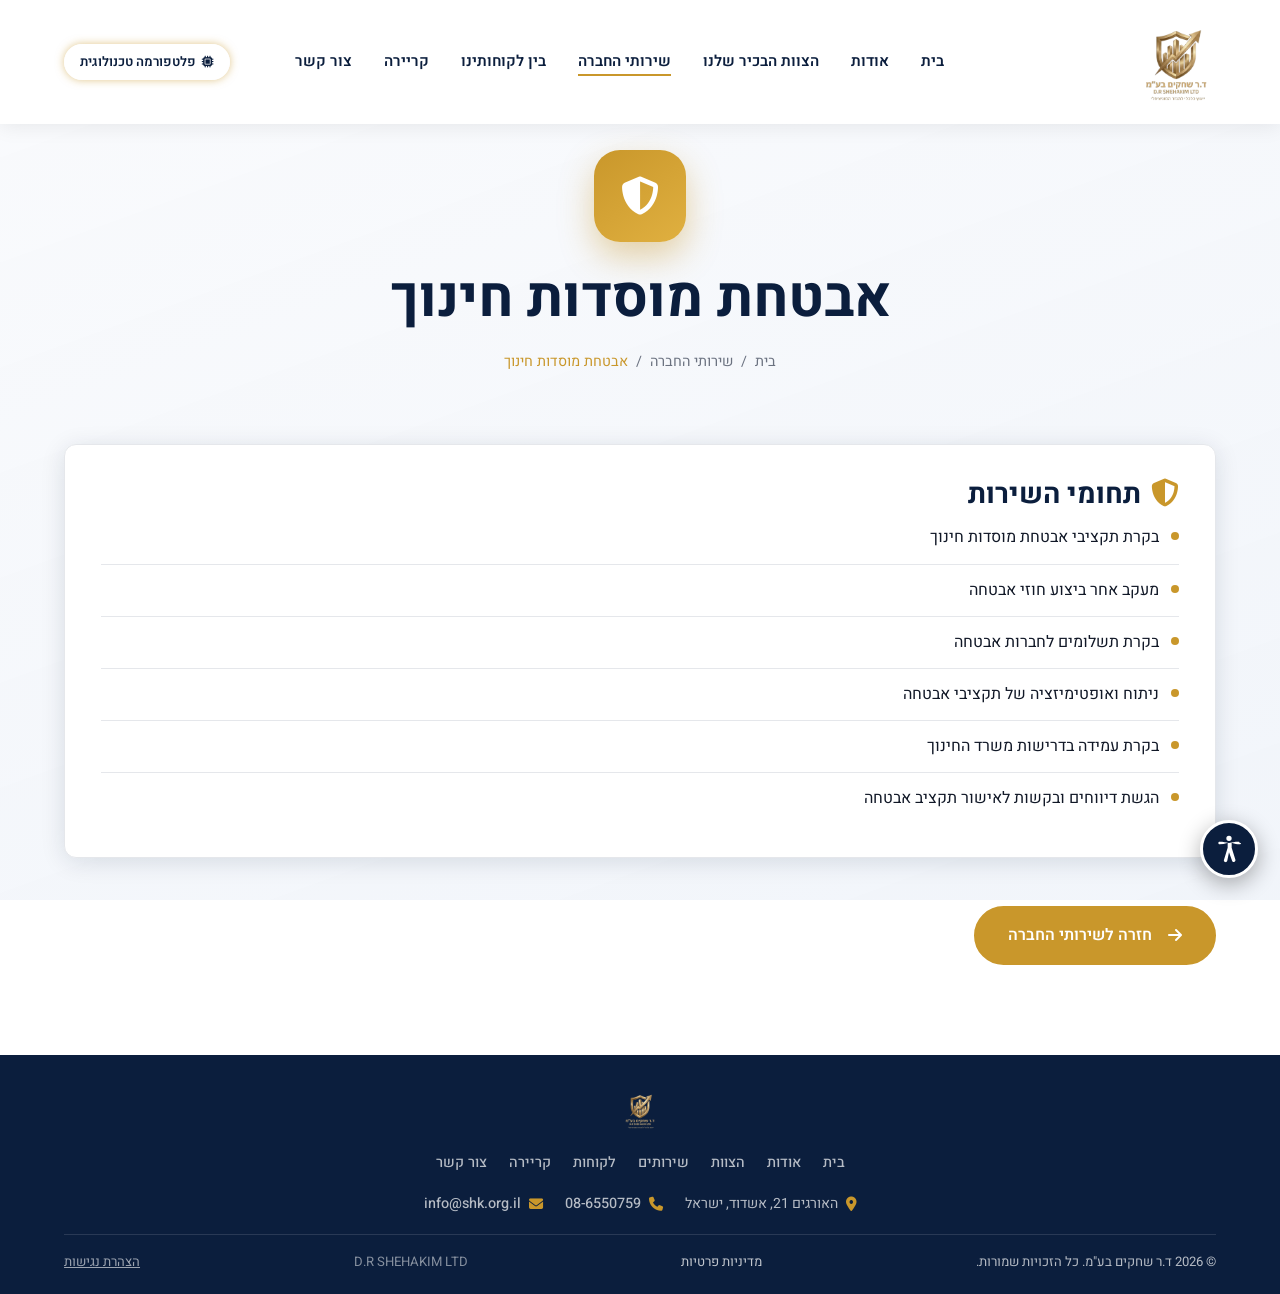
<file: service-avtacha.html>
<!DOCTYPE html>
<html lang="he" dir="rtl">
<head>
  <meta charset="UTF-8">
  <meta name="viewport" content="width=device-width, initial-scale=1.0">
  <link rel="icon" type="image/png" sizes="32x32" href="favicon.png">
  <link rel="icon" href="favicon.ico" sizes="any">
  <link rel="apple-touch-icon" href="apple-touch-icon.png">
  <title>אבטחת מוסדות חינוך | ד.ר שחקים</title>
  <meta name="description" content="ניהול תקציבי אבטחת מוסדות חינוך – מיצוי החזרים, בקרה וליווי מקצועי של מערך האבטחה ברשות המקומית עם ד.ר שחקים.">
  <link rel="canonical" href="https://tpshk.org.il/service-avtacha.html">
  <meta property="og:type" content="website">
  <meta property="og:site_name" content="ד.ר שחקים">
  <meta property="og:title" content="אבטחת מוסדות חינוך | ד.ר שחקים">
  <meta property="og:description" content="מיצוי החזרים, בקרה וליווי מקצועי של מערך אבטחת מוסדות החינוך ברשות המקומית.">
  <meta property="og:url" content="https://tpshk.org.il/service-avtacha.html">
  <meta property="og:image" content="https://tpshk.org.il/apple-touch-icon.png">
  <meta property="og:locale" content="he_IL">
  <link rel="stylesheet" href="css/style.css">
  <link rel="stylesheet" href="css/accessibility.css">
  <link rel="stylesheet" href="https://cdnjs.cloudflare.com/ajax/libs/font-awesome/6.5.0/css/all.min.css">
</head>
<body class="has-bg-blur">

<div class="bg-blur-fixed" style="background-image:url('https://images.unsplash.com/photo-1562774053-701939374585?w=1600&q=80')"></div>
<div class="bg-blur-overlay"></div>

<nav class="navbar" id="navbar">
  <div class="container navbar-inner">
    <a href="/" class="logo"><img src="לוגו שחקים.png" alt="ד.ר שחקים"></a>
    <ul class="nav-links">
      <li><a href="/">בית</a></li>
      <li><a href="about">אודות</a></li>
      <li><a href="team">הצוות הבכיר שלנו</a></li>
      <li><a href="services" class="active">שירותי החברה</a></li>
      <li><a href="clients">בין לקוחותינו</a></li>
      <li><a href="careers">קריירה</a></li>
      <li><a href="contact">צור קשר</a></li>
      <li class="nav-cta-item"><a href="https://lp.tpshk.org.il" target="_blank" rel="noopener" class="nav-cta"><i class="fa-solid fa-microchip"></i> פלטפורמה טכנולוגית</a></li>
    </ul>
    <button class="hamburger" id="hamburger" aria-label="תפריט"><span></span><span></span><span></span></button>
  </div>
</nav>
<div class="mobile-menu" id="mobileMenu">
  <button class="close-menu" id="closeMenu">×</button>
  <a href="/">בית</a><a href="about">אודות</a><a href="team">הצוות הבכיר שלנו</a>
  <a href="services">שירותי החברה</a><a href="clients">בין לקוחותינו</a>
  <a href="careers">קריירה</a><a href="contact">צור קשר</a>
  <a href="https://lp.tpshk.org.il" target="_blank" rel="noopener" class="nav-cta">פלטפורמה טכנולוגית</a>
</div>

<section class="detail-hero-clean">
  <div class="container">
    <div class="detail-hero-icon"><i class="fa-solid fa-shield-halved"></i></div>
    <h1>אבטחת מוסדות חינוך</h1>
    <div class="breadcrumb">
      <a href="/">בית</a><span class="sep">/</span>
      <a href="services">שירותי החברה</a><span class="sep">/</span>
      <span>אבטחת מוסדות חינוך</span>
    </div>
  </div>
</section>

<section class="section-py" style="padding-top:20px">
  <div class="container">

    <div class="service-category-block reveal">
      <h2 class="as-h3"><i class="fa-solid fa-shield-halved" style="color:var(--gold);margin-left:10px"></i>תחומי השירות</h2>
      <ul class="service-bullets">
        <li>בקרת תקציבי אבטחת מוסדות חינוך</li>
        <li>מעקב אחר ביצוע חוזי אבטחה</li>
        <li>בקרת תשלומים לחברות אבטחה</li>
        <li>ניתוח ואופטימיזציה של תקציבי אבטחה</li>
        <li>בקרת עמידה בדרישות משרד החינוך</li>
        <li>הגשת דיווחים ובקשות לאישור תקציב אבטחה</li>
      </ul>
    </div>

    <div class="reveal" style="margin-top:48px">
      <a href="services" class="btn btn-back"><i class="fa-solid fa-arrow-right" style="margin-left:8px"></i>חזרה לשירותי החברה</a>
    </div>
  </div>
</section>

<footer class="footer">
  <div class="container">
    <div class="footer-grid">
      <div class="footer-brand">
        <div class="footer-logo"><img src="לוגו שחקים.png" alt="ד.ר שחקים"></div>
        <p>המשרד המוביל בישראל בתחומי הניהול, הבקרה והליווי המקצועי של תקציבי חינוך ורווחה למגזר המוניציפלי.</p>
      </div>
      <div class="footer-col">
        <h5>ניווט מהיר</h5>
        <ul>
          <li><a href="/"><i class="fa-solid fa-chevron-left fa-xs"></i> בית</a></li>
          <li><a href="about"><i class="fa-solid fa-chevron-left fa-xs"></i> אודות</a></li>
          <li><a href="team"><i class="fa-solid fa-chevron-left fa-xs"></i> הצוות</a></li>
          <li><a href="services"><i class="fa-solid fa-chevron-left fa-xs"></i> שירותים</a></li>
          <li><a href="clients"><i class="fa-solid fa-chevron-left fa-xs"></i> לקוחות</a></li>
          <li><a href="careers"><i class="fa-solid fa-chevron-left fa-xs"></i> קריירה</a></li>
          <li><a href="contact"><i class="fa-solid fa-chevron-left fa-xs"></i> צור קשר</a></li>
        </ul>
      </div>
      <div class="footer-col">
        <h5>צור קשר</h5>
        <ul class="footer-contact">
          <li><i class="fa-solid fa-location-dot"></i> <span>האורגים 21, אשדוד, ישראל</span></li>
          <li><i class="fa-solid fa-phone"></i> <a href="tel:0086550759">08-6550759</a></li>
          <li><i class="fa-solid fa-envelope"></i> <a href="mailto:info@shk.org.il">info@shk.org.il</a></li>
        </ul>
      </div>
    </div>
    <hr class="footer-divider">
    <div class="footer-bottom">
      <div>© 2026 ד.ר שחקים בע"מ. כל הזכויות שמורות.</div>
      <div class="footer-legal">
        <a href="מדיניות-פרטיות">מדיניות פרטיות</a>
      </div>
      <div class="footer-bottom-right">D.R SHEHAKIM LTD</div>
    </div>
  </div>
</footer>
<script src="js/main.js"></script>
<script src="js/accessibility.js"></script>
</body>
</html>
</file>
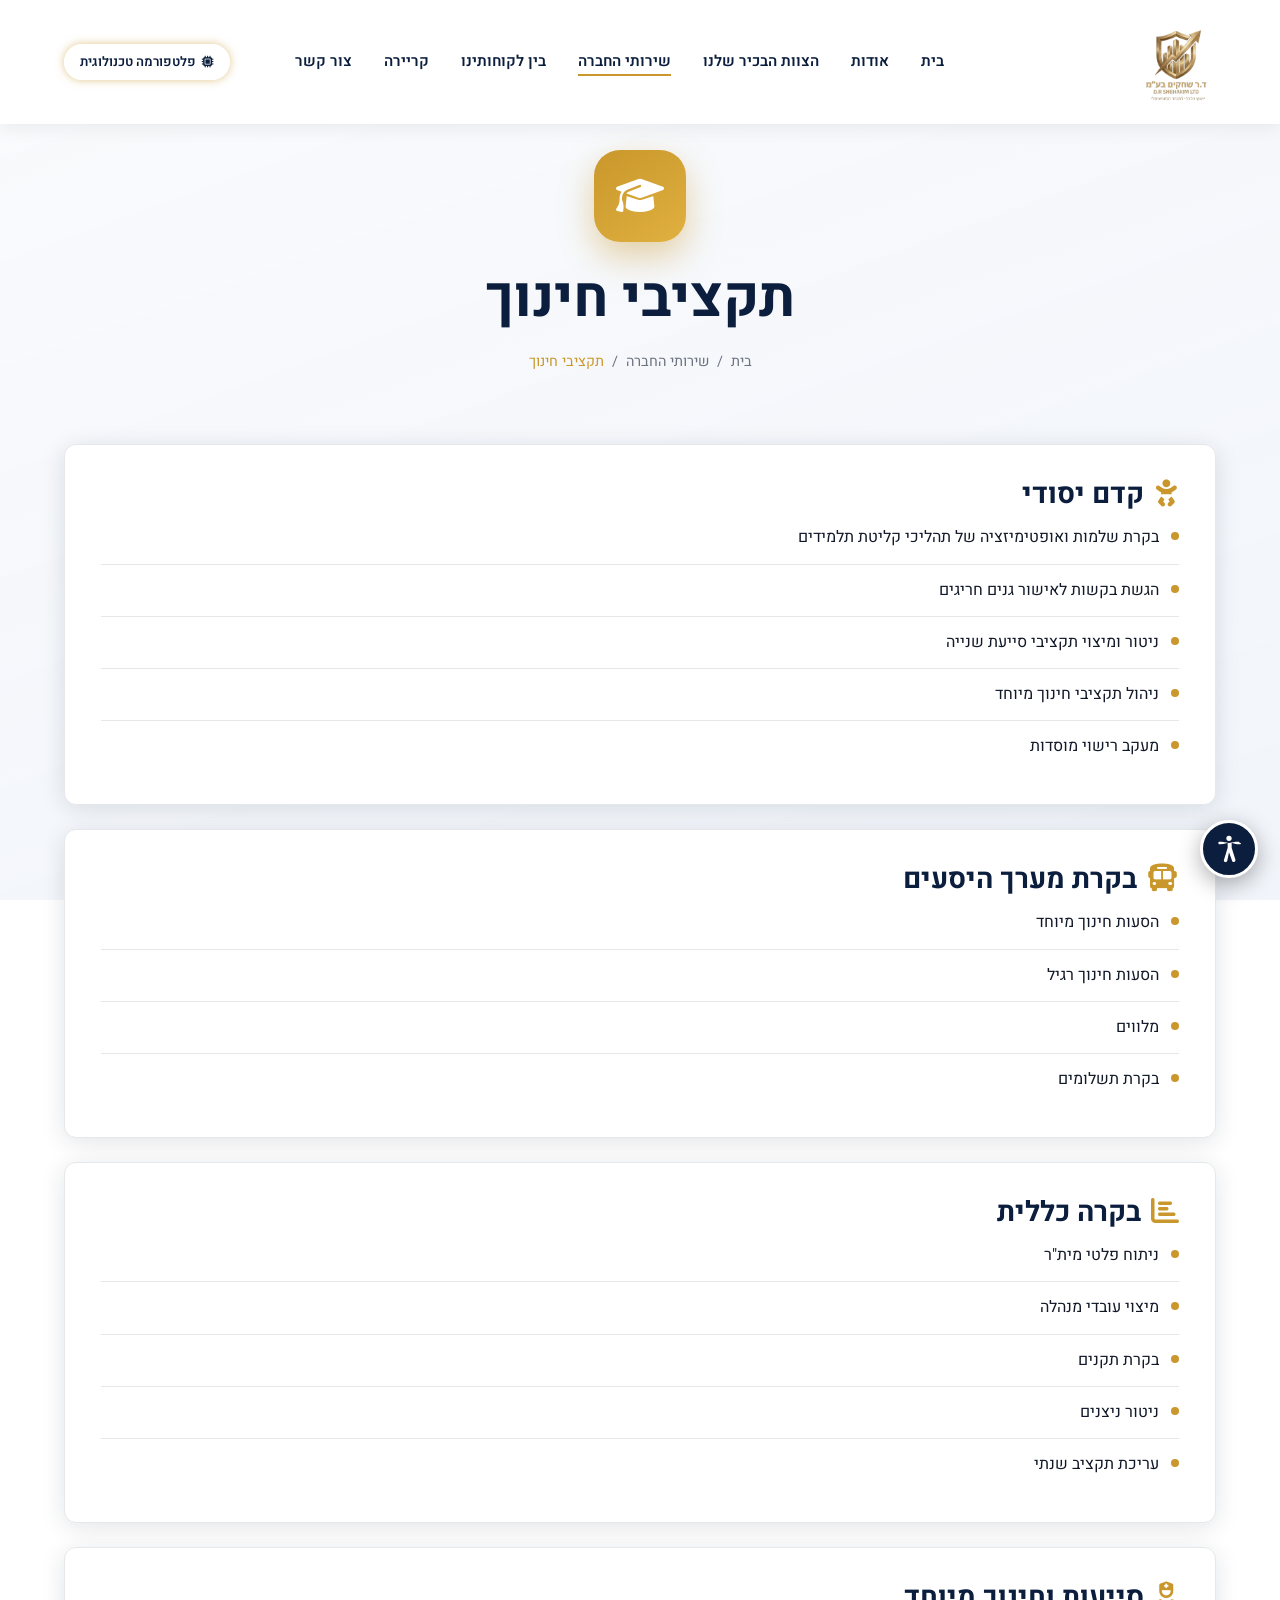
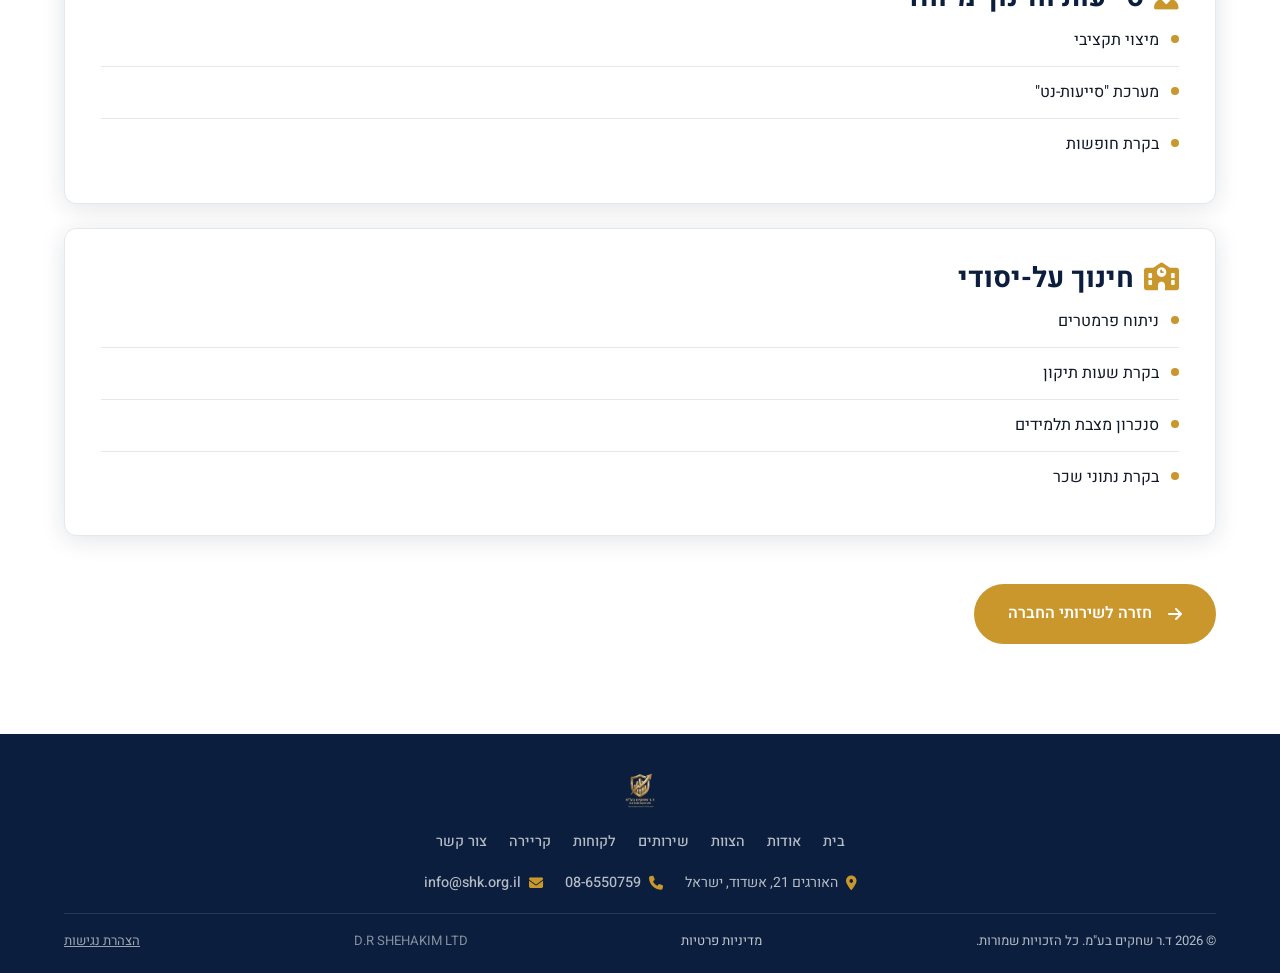
<file: service-chinuch.html>
<!DOCTYPE html>
<html lang="he" dir="rtl">
<head>
  <meta charset="UTF-8">
  <meta name="viewport" content="width=device-width, initial-scale=1.0">
  <link rel="icon" type="image/png" sizes="32x32" href="favicon.png">
  <link rel="icon" href="favicon.ico" sizes="any">
  <link rel="apple-touch-icon" href="apple-touch-icon.png">
  <title>תקציבי חינוך | ד.ר שחקים</title>
  <meta name="description" content="ניהול ובקרת תקציבי חינוך לרשויות מקומיות – מיצוי החזרים ממשרד החינוך, בקרה תקציבית וליווי מקצועי מלא של ד.ר שחקים.">
  <link rel="canonical" href="https://tpshk.org.il/service-chinuch.html">
  <meta property="og:type" content="website">
  <meta property="og:site_name" content="ד.ר שחקים">
  <meta property="og:title" content="תקציבי חינוך | ד.ר שחקים">
  <meta property="og:description" content="מיצוי החזרים ממשרד החינוך, בקרה תקציבית וליווי מקצועי מלא לרשויות מקומיות.">
  <meta property="og:url" content="https://tpshk.org.il/service-chinuch.html">
  <meta property="og:image" content="https://tpshk.org.il/apple-touch-icon.png">
  <meta property="og:locale" content="he_IL">
  <link rel="stylesheet" href="css/style.css">
  <link rel="stylesheet" href="css/accessibility.css">
  <link rel="stylesheet" href="https://cdnjs.cloudflare.com/ajax/libs/font-awesome/6.5.0/css/all.min.css">
</head>
<body class="has-bg-blur">

<div class="bg-blur-fixed" style="background-image:url('https://images.unsplash.com/photo-1503676260728-1c00da094a0b?w=1600&q=80')"></div>
<div class="bg-blur-overlay"></div>

<nav class="navbar" id="navbar">
  <div class="container navbar-inner">
    <a href="/" class="logo"><img src="לוגו שחקים.png" alt="ד.ר שחקים"></a>
    <ul class="nav-links">
      <li><a href="/">בית</a></li>
      <li><a href="about">אודות</a></li>
      <li><a href="team">הצוות הבכיר שלנו</a></li>
      <li><a href="services" class="active">שירותי החברה</a></li>
      <li><a href="clients">בין לקוחותינו</a></li>
      <li><a href="careers">קריירה</a></li>
      <li><a href="contact">צור קשר</a></li>
      <li class="nav-cta-item"><a href="https://lp.tpshk.org.il" target="_blank" rel="noopener" class="nav-cta"><i class="fa-solid fa-microchip"></i> פלטפורמה טכנולוגית</a></li>
    </ul>
    <button class="hamburger" id="hamburger" aria-label="תפריט"><span></span><span></span><span></span></button>
  </div>
</nav>
<div class="mobile-menu" id="mobileMenu">
  <button class="close-menu" id="closeMenu">×</button>
  <a href="/">בית</a><a href="about">אודות</a><a href="team">הצוות הבכיר שלנו</a>
  <a href="services">שירותי החברה</a><a href="clients">בין לקוחותינו</a>
  <a href="careers">קריירה</a><a href="contact">צור קשר</a>
  <a href="https://lp.tpshk.org.il" target="_blank" rel="noopener" class="nav-cta">פלטפורמה טכנולוגית</a>
</div>

<section class="detail-hero-clean">
  <div class="container">
    <div class="detail-hero-icon"><i class="fa-solid fa-graduation-cap"></i></div>
    <h1>תקציבי חינוך</h1>
    <div class="breadcrumb">
      <a href="/">בית</a><span class="sep">/</span>
      <a href="services">שירותי החברה</a><span class="sep">/</span>
      <span>תקציבי חינוך</span>
    </div>
  </div>
</section>

<section class="section-py" style="padding-top:20px">
  <div class="container">

    <div class="service-category-block reveal">
      <h2 class="as-h3"><i class="fa-solid fa-baby" style="color:var(--gold);margin-left:10px"></i>קדם יסודי</h2>
      <ul class="service-bullets">
        <li>בקרת שלמות ואופטימיזציה של תהליכי קליטת תלמידים</li>
        <li>הגשת בקשות לאישור גנים חריגים</li>
        <li>ניטור ומיצוי תקציבי סייעת שנייה</li>
        <li>ניהול תקציבי חינוך מיוחד</li>
        <li>מעקב רישוי מוסדות</li>
      </ul>
    </div>

    <div class="service-category-block reveal">
      <h2 class="as-h3"><i class="fa-solid fa-bus" style="color:var(--gold);margin-left:10px"></i>בקרת מערך היסעים</h2>
      <ul class="service-bullets">
        <li>הסעות חינוך מיוחד</li>
        <li>הסעות חינוך רגיל</li>
        <li>מלווים</li>
        <li>בקרת תשלומים</li>
      </ul>
    </div>

    <div class="service-category-block reveal">
      <h2 class="as-h3"><i class="fa-solid fa-chart-bar" style="color:var(--gold);margin-left:10px"></i>בקרה כללית</h2>
      <ul class="service-bullets">
        <li>ניתוח פלטי מית"ר</li>
        <li>מיצוי עובדי מנהלה</li>
        <li>בקרת תקנים</li>
        <li>ניטור ניצנים</li>
        <li>עריכת תקציב שנתי</li>
      </ul>
    </div>

    <div class="service-category-block reveal">
      <h2 class="as-h3"><i class="fa-solid fa-user-nurse" style="color:var(--gold);margin-left:10px"></i>סייעות וחינוך מיוחד</h2>
      <ul class="service-bullets">
        <li>מיצוי תקציבי</li>
        <li>מערכת "סייעות-נט"</li>
        <li>בקרת חופשות</li>
      </ul>
    </div>

    <div class="service-category-block reveal">
      <h2 class="as-h3"><i class="fa-solid fa-school" style="color:var(--gold);margin-left:10px"></i>חינוך על-יסודי</h2>
      <ul class="service-bullets">
        <li>ניתוח פרמטרים</li>
        <li>בקרת שעות תיקון</li>
        <li>סנכרון מצבת תלמידים</li>
        <li>בקרת נתוני שכר</li>
      </ul>
    </div>

    <div class="reveal" style="margin-top:48px">
      <a href="services" class="btn btn-back"><i class="fa-solid fa-arrow-right" style="margin-left:8px"></i>חזרה לשירותי החברה</a>
    </div>
  </div>
</section>

<footer class="footer">
  <div class="container">
    <div class="footer-grid">
      <div class="footer-brand">
        <div class="footer-logo"><img src="לוגו שחקים.png" alt="ד.ר שחקים"></div>
        <p>המשרד המוביל בישראל בתחומי הניהול, הבקרה והליווי המקצועי של תקציבי חינוך ורווחה למגזר המוניציפלי.</p>
      </div>
      <div class="footer-col">
        <h5>ניווט מהיר</h5>
        <ul>
          <li><a href="/"><i class="fa-solid fa-chevron-left fa-xs"></i> בית</a></li>
          <li><a href="about"><i class="fa-solid fa-chevron-left fa-xs"></i> אודות</a></li>
          <li><a href="team"><i class="fa-solid fa-chevron-left fa-xs"></i> הצוות</a></li>
          <li><a href="services"><i class="fa-solid fa-chevron-left fa-xs"></i> שירותים</a></li>
          <li><a href="clients"><i class="fa-solid fa-chevron-left fa-xs"></i> לקוחות</a></li>
          <li><a href="careers"><i class="fa-solid fa-chevron-left fa-xs"></i> קריירה</a></li>
          <li><a href="contact"><i class="fa-solid fa-chevron-left fa-xs"></i> צור קשר</a></li>
        </ul>
      </div>
      <div class="footer-col">
        <h5>צור קשר</h5>
        <ul class="footer-contact">
          <li><i class="fa-solid fa-location-dot"></i> <span>האורגים 21, אשדוד, ישראל</span></li>
          <li><i class="fa-solid fa-phone"></i> <a href="tel:0086550759">08-6550759</a></li>
          <li><i class="fa-solid fa-envelope"></i> <a href="mailto:info@shk.org.il">info@shk.org.il</a></li>
        </ul>
      </div>
    </div>
    <hr class="footer-divider">
    <div class="footer-bottom">
      <div>© 2026 ד.ר שחקים בע"מ. כל הזכויות שמורות.</div>
      <div class="footer-legal">
        <a href="מדיניות-פרטיות">מדיניות פרטיות</a>
      </div>
      <div class="footer-bottom-right">D.R SHEHAKIM LTD</div>
    </div>
  </div>
</footer>
<script src="js/main.js"></script>
<script src="js/accessibility.js"></script>
</body>
</html>
</file>
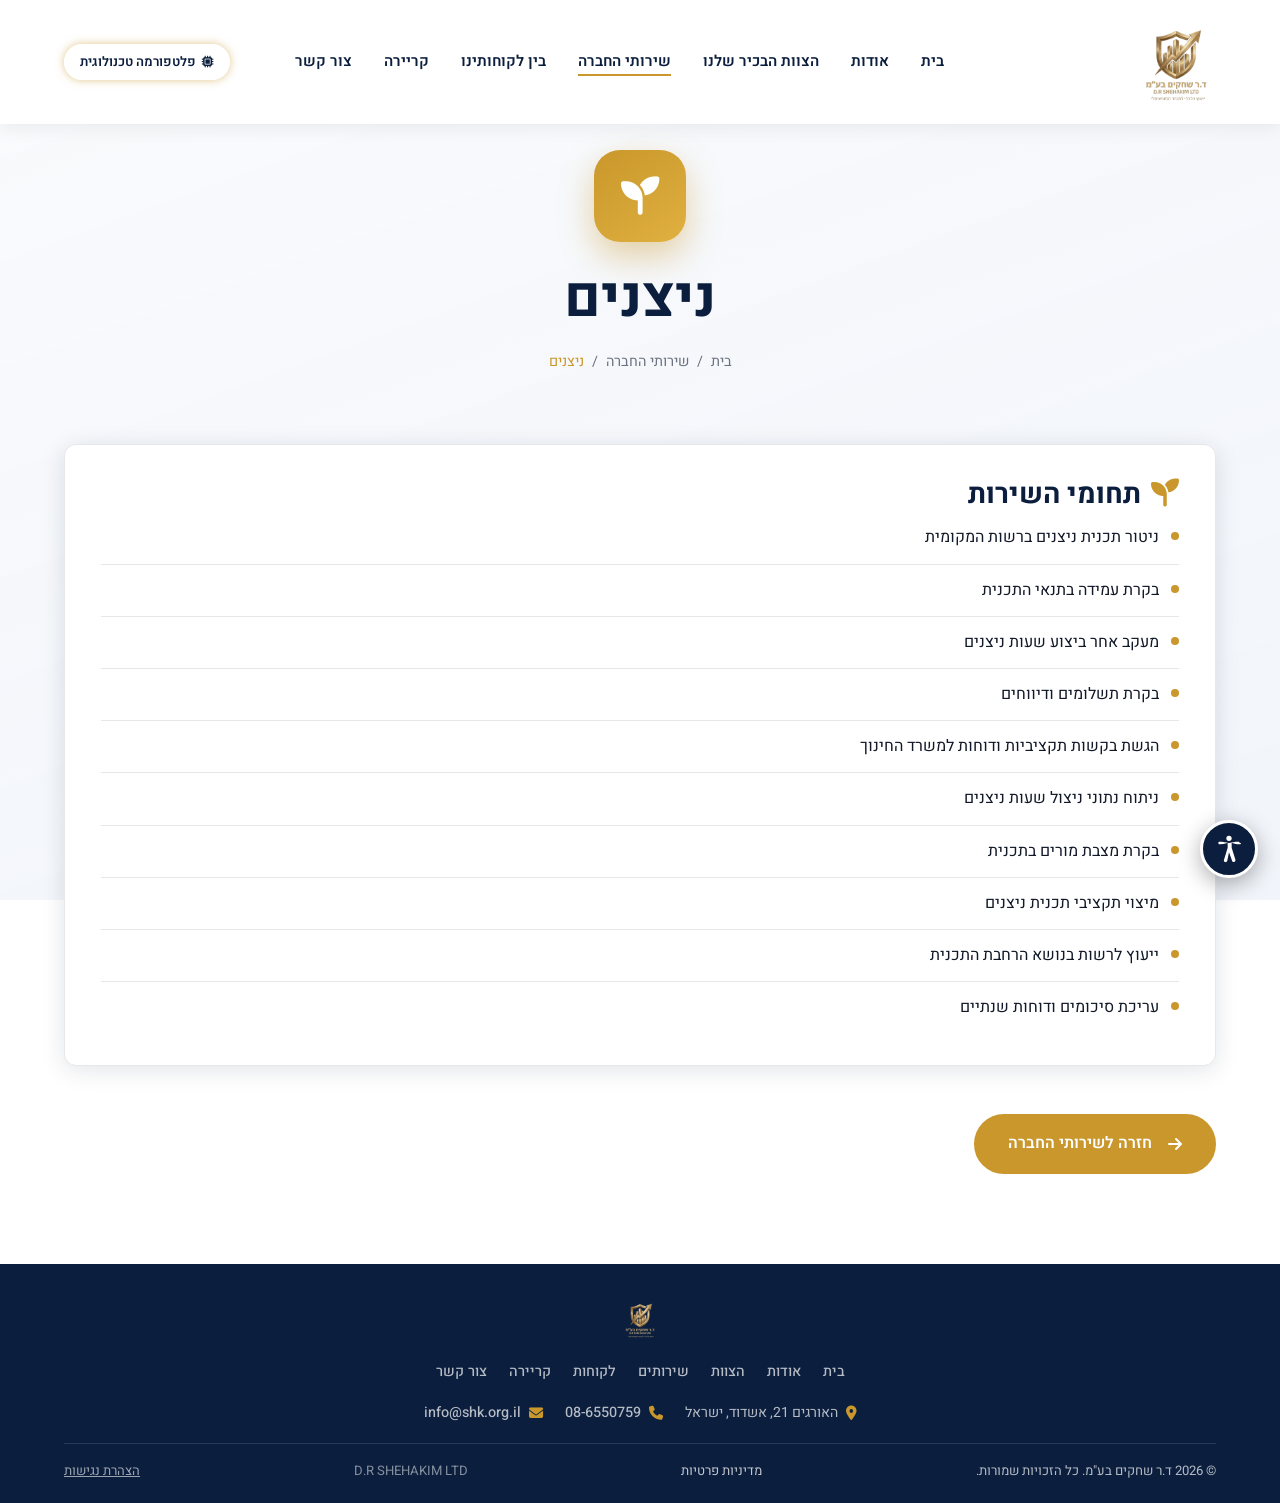
<file: service-nitzanim.html>
<!DOCTYPE html>
<html lang="he" dir="rtl">
<head>
  <meta charset="UTF-8">
  <meta name="viewport" content="width=device-width, initial-scale=1.0">
  <link rel="icon" type="image/png" sizes="32x32" href="favicon.png">
  <link rel="icon" href="favicon.ico" sizes="any">
  <link rel="apple-touch-icon" href="apple-touch-icon.png">
  <title>ניצנים | ד.ר שחקים</title>
  <meta name="description" content="ליווי וניהול תקציבי תוכנית ניצנים (צהרונים) ברשויות מקומיות – בקרה, מיצוי הכנסות וליווי כלכלי מקצועי של ד.ר שחקים.">
  <link rel="canonical" href="https://tpshk.org.il/service-nitzanim.html">
  <meta property="og:type" content="website">
  <meta property="og:site_name" content="ד.ר שחקים">
  <meta property="og:title" content="ניצנים | ד.ר שחקים">
  <meta property="og:description" content="בקרה, מיצוי הכנסות וליווי כלכלי מקצועי לתוכנית ניצנים (צהרונים) ברשויות מקומיות.">
  <meta property="og:url" content="https://tpshk.org.il/service-nitzanim.html">
  <meta property="og:image" content="https://tpshk.org.il/apple-touch-icon.png">
  <meta property="og:locale" content="he_IL">
  <link rel="stylesheet" href="css/style.css">
  <link rel="stylesheet" href="css/accessibility.css">
  <link rel="stylesheet" href="https://cdnjs.cloudflare.com/ajax/libs/font-awesome/6.5.0/css/all.min.css">
</head>
<body class="has-bg-blur">

<div class="bg-blur-fixed" style="background-image:url('https://images.unsplash.com/photo-1587654780291-39c9404d746b?w=1600&q=80')"></div>
<div class="bg-blur-overlay"></div>

<nav class="navbar" id="navbar">
  <div class="container navbar-inner">
    <a href="/" class="logo"><img src="לוגו שחקים.png" alt="ד.ר שחקים"></a>
    <ul class="nav-links">
      <li><a href="/">בית</a></li>
      <li><a href="about">אודות</a></li>
      <li><a href="team">הצוות הבכיר שלנו</a></li>
      <li><a href="services" class="active">שירותי החברה</a></li>
      <li><a href="clients">בין לקוחותינו</a></li>
      <li><a href="careers">קריירה</a></li>
      <li><a href="contact">צור קשר</a></li>
      <li class="nav-cta-item"><a href="https://lp.tpshk.org.il" target="_blank" rel="noopener" class="nav-cta"><i class="fa-solid fa-microchip"></i> פלטפורמה טכנולוגית</a></li>
    </ul>
    <button class="hamburger" id="hamburger" aria-label="תפריט"><span></span><span></span><span></span></button>
  </div>
</nav>
<div class="mobile-menu" id="mobileMenu">
  <button class="close-menu" id="closeMenu">×</button>
  <a href="/">בית</a><a href="about">אודות</a><a href="team">הצוות הבכיר שלנו</a>
  <a href="services">שירותי החברה</a><a href="clients">בין לקוחותינו</a>
  <a href="careers">קריירה</a><a href="contact">צור קשר</a>
  <a href="https://lp.tpshk.org.il" target="_blank" rel="noopener" class="nav-cta">פלטפורמה טכנולוגית</a>
</div>

<section class="detail-hero-clean">
  <div class="container">
    <div class="detail-hero-icon"><i class="fa-solid fa-seedling"></i></div>
    <h1>ניצנים</h1>
    <div class="breadcrumb">
      <a href="/">בית</a><span class="sep">/</span>
      <a href="services">שירותי החברה</a><span class="sep">/</span>
      <span>ניצנים</span>
    </div>
  </div>
</section>

<section class="section-py" style="padding-top:20px">
  <div class="container">

    <div class="service-category-block reveal">
      <h2 class="as-h3"><i class="fa-solid fa-seedling" style="color:var(--gold);margin-left:10px"></i>תחומי השירות</h2>
      <ul class="service-bullets">
        <li>ניטור תכנית ניצנים ברשות המקומית</li>
        <li>בקרת עמידה בתנאי התכנית</li>
        <li>מעקב אחר ביצוע שעות ניצנים</li>
        <li>בקרת תשלומים ודיווחים</li>
        <li>הגשת בקשות תקציביות ודוחות למשרד החינוך</li>
        <li>ניתוח נתוני ניצול שעות ניצנים</li>
        <li>בקרת מצבת מורים בתכנית</li>
        <li>מיצוי תקציבי תכנית ניצנים</li>
        <li>ייעוץ לרשות בנושא הרחבת התכנית</li>
        <li>עריכת סיכומים ודוחות שנתיים</li>
      </ul>
    </div>

    <div class="reveal" style="margin-top:48px">
      <a href="services" class="btn btn-back"><i class="fa-solid fa-arrow-right" style="margin-left:8px"></i>חזרה לשירותי החברה</a>
    </div>
  </div>
</section>

<footer class="footer">
  <div class="container">
    <div class="footer-grid">
      <div class="footer-brand">
        <div class="footer-logo"><img src="לוגו שחקים.png" alt="ד.ר שחקים"></div>
        <p>המשרד המוביל בישראל בתחומי הניהול, הבקרה והליווי המקצועי של תקציבי חינוך ורווחה למגזר המוניציפלי.</p>
      </div>
      <div class="footer-col">
        <h5>ניווט מהיר</h5>
        <ul>
          <li><a href="/"><i class="fa-solid fa-chevron-left fa-xs"></i> בית</a></li>
          <li><a href="about"><i class="fa-solid fa-chevron-left fa-xs"></i> אודות</a></li>
          <li><a href="team"><i class="fa-solid fa-chevron-left fa-xs"></i> הצוות</a></li>
          <li><a href="services"><i class="fa-solid fa-chevron-left fa-xs"></i> שירותים</a></li>
          <li><a href="clients"><i class="fa-solid fa-chevron-left fa-xs"></i> לקוחות</a></li>
          <li><a href="careers"><i class="fa-solid fa-chevron-left fa-xs"></i> קריירה</a></li>
          <li><a href="contact"><i class="fa-solid fa-chevron-left fa-xs"></i> צור קשר</a></li>
        </ul>
      </div>
      <div class="footer-col">
        <h5>צור קשר</h5>
        <ul class="footer-contact">
          <li><i class="fa-solid fa-location-dot"></i> <span>האורגים 21, אשדוד, ישראל</span></li>
          <li><i class="fa-solid fa-phone"></i> <a href="tel:0086550759">08-6550759</a></li>
          <li><i class="fa-solid fa-envelope"></i> <a href="mailto:info@shk.org.il">info@shk.org.il</a></li>
        </ul>
      </div>
    </div>
    <hr class="footer-divider">
    <div class="footer-bottom">
      <div>© 2026 ד.ר שחקים בע"מ. כל הזכויות שמורות.</div>
      <div class="footer-legal">
        <a href="מדיניות-פרטיות">מדיניות פרטיות</a>
      </div>
      <div class="footer-bottom-right">D.R SHEHAKIM LTD</div>
    </div>
  </div>
</footer>
<script src="js/main.js"></script>
<script src="js/accessibility.js"></script>
</body>
</html>
</file>
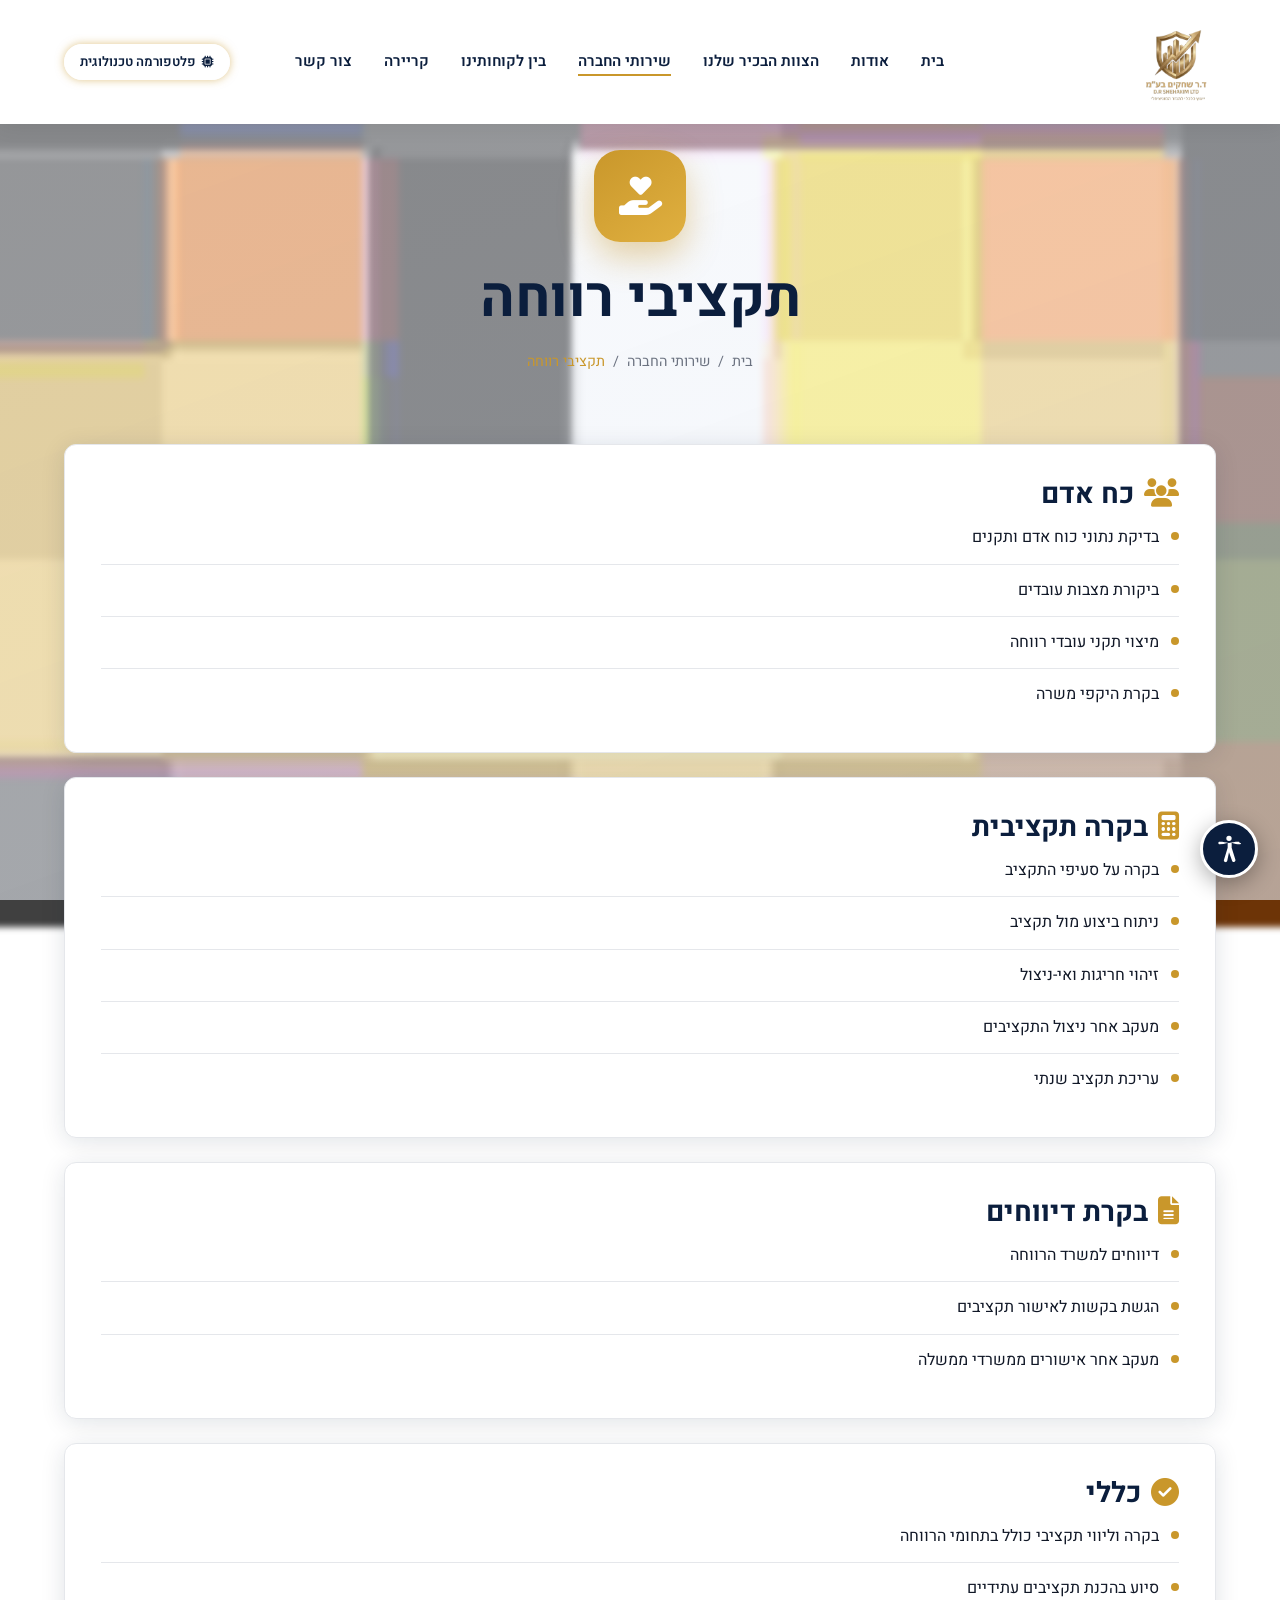
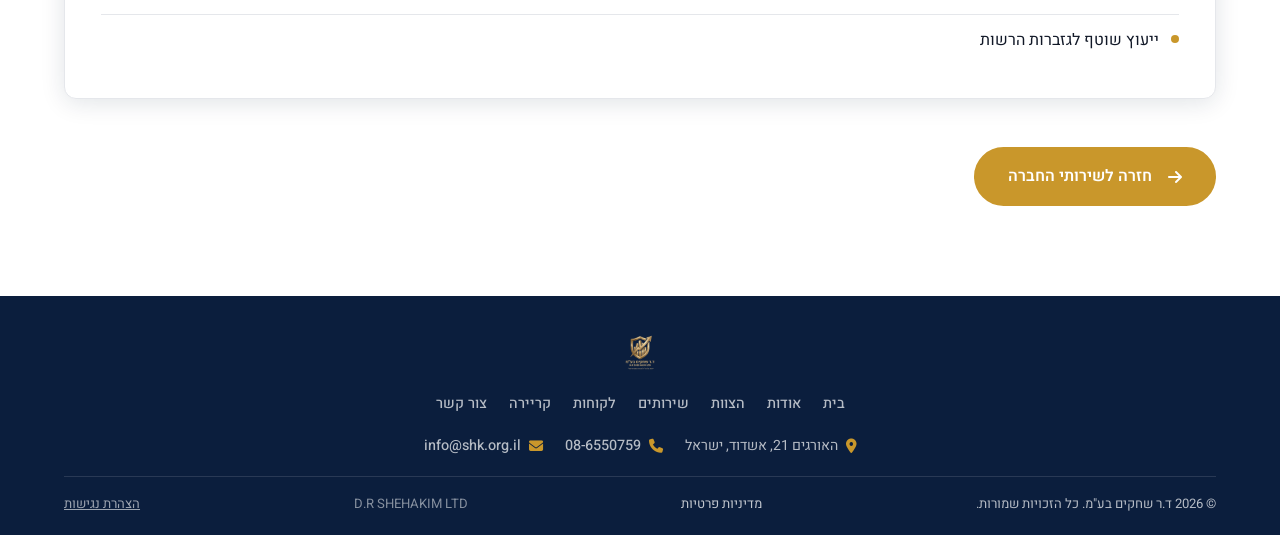
<file: service-revaha.html>
<!DOCTYPE html>
<html lang="he" dir="rtl">
<head>
  <meta charset="UTF-8">
  <meta name="viewport" content="width=device-width, initial-scale=1.0">
  <link rel="icon" type="image/png" sizes="32x32" href="favicon.png">
  <link rel="icon" href="favicon.ico" sizes="any">
  <link rel="apple-touch-icon" href="apple-touch-icon.png">
  <title>תקציבי רווחה | ד.ר שחקים</title>
  <meta name="description" content="ניהול ובקרת תקציבי רווחה לרשויות מקומיות – מיצוי הכנסות ממשרד הרווחה, בקרה תקציבית וליווי מקצועי של ד.ר שחקים.">
  <link rel="canonical" href="https://tpshk.org.il/service-revaha.html">
  <meta property="og:type" content="website">
  <meta property="og:site_name" content="ד.ר שחקים">
  <meta property="og:title" content="תקציבי רווחה | ד.ר שחקים">
  <meta property="og:description" content="מיצוי הכנסות ממשרד הרווחה, בקרה תקציבית וליווי מקצועי לרשויות מקומיות.">
  <meta property="og:url" content="https://tpshk.org.il/service-revaha.html">
  <meta property="og:image" content="https://tpshk.org.il/apple-touch-icon.png">
  <meta property="og:locale" content="he_IL">
  <link rel="stylesheet" href="css/style.css">
  <link rel="stylesheet" href="css/accessibility.css">
  <link rel="stylesheet" href="https://cdnjs.cloudflare.com/ajax/libs/font-awesome/6.5.0/css/all.min.css">
</head>
<body class="has-bg-blur">

<div class="bg-blur-fixed" style="background-image:url('רקע רווחה.jpg')"></div>
<div class="bg-blur-overlay"></div>

<nav class="navbar" id="navbar">
  <div class="container navbar-inner">
    <a href="/" class="logo"><img src="לוגו שחקים.png" alt="ד.ר שחקים"></a>
    <ul class="nav-links">
      <li><a href="/">בית</a></li>
      <li><a href="about">אודות</a></li>
      <li><a href="team">הצוות הבכיר שלנו</a></li>
      <li><a href="services" class="active">שירותי החברה</a></li>
      <li><a href="clients">בין לקוחותינו</a></li>
      <li><a href="careers">קריירה</a></li>
      <li><a href="contact">צור קשר</a></li>
      <li class="nav-cta-item"><a href="https://lp.tpshk.org.il" target="_blank" rel="noopener" class="nav-cta"><i class="fa-solid fa-microchip"></i> פלטפורמה טכנולוגית</a></li>
    </ul>
    <button class="hamburger" id="hamburger" aria-label="תפריט"><span></span><span></span><span></span></button>
  </div>
</nav>
<div class="mobile-menu" id="mobileMenu">
  <button class="close-menu" id="closeMenu">×</button>
  <a href="/">בית</a><a href="about">אודות</a><a href="team">הצוות הבכיר שלנו</a>
  <a href="services">שירותי החברה</a><a href="clients">בין לקוחותינו</a>
  <a href="careers">קריירה</a><a href="contact">צור קשר</a>
  <a href="https://lp.tpshk.org.il" target="_blank" rel="noopener" class="nav-cta">פלטפורמה טכנולוגית</a>
</div>

<section class="detail-hero-clean">
  <div class="container">
    <div class="detail-hero-icon"><i class="fa-solid fa-hand-holding-heart"></i></div>
    <h1>תקציבי רווחה</h1>
    <div class="breadcrumb">
      <a href="/">בית</a><span class="sep">/</span>
      <a href="services">שירותי החברה</a><span class="sep">/</span>
      <span>תקציבי רווחה</span>
    </div>
  </div>
</section>

<section class="section-py" style="padding-top:20px">
  <div class="container">

    <div class="service-category-block reveal">
      <h2 class="as-h3"><i class="fa-solid fa-users" style="color:var(--gold);margin-left:10px"></i>כח אדם</h2>
      <ul class="service-bullets">
        <li>בדיקת נתוני כוח אדם ותקנים</li>
        <li>ביקורת מצבות עובדים</li>
        <li>מיצוי תקני עובדי רווחה</li>
        <li>בקרת היקפי משרה</li>
      </ul>
    </div>

    <div class="service-category-block reveal">
      <h2 class="as-h3"><i class="fa-solid fa-calculator" style="color:var(--gold);margin-left:10px"></i>בקרה תקציבית</h2>
      <ul class="service-bullets">
        <li>בקרה על סעיפי התקציב</li>
        <li>ניתוח ביצוע מול תקציב</li>
        <li>זיהוי חריגות ואי-ניצול</li>
        <li>מעקב אחר ניצול התקציבים</li>
        <li>עריכת תקציב שנתי</li>
      </ul>
    </div>

    <div class="service-category-block reveal">
      <h2 class="as-h3"><i class="fa-solid fa-file-lines" style="color:var(--gold);margin-left:10px"></i>בקרת דיווחים</h2>
      <ul class="service-bullets">
        <li>דיווחים למשרד הרווחה</li>
        <li>הגשת בקשות לאישור תקציבים</li>
        <li>מעקב אחר אישורים ממשרדי ממשלה</li>
      </ul>
    </div>

    <div class="service-category-block reveal">
      <h2 class="as-h3"><i class="fa-solid fa-circle-check" style="color:var(--gold);margin-left:10px"></i>כללי</h2>
      <ul class="service-bullets">
        <li>בקרה וליווי תקציבי כולל בתחומי הרווחה</li>
        <li>סיוע בהכנת תקציבים עתידיים</li>
        <li>ייעוץ שוטף לגזברות הרשות</li>
      </ul>
    </div>

    <div class="reveal" style="margin-top:48px">
      <a href="services" class="btn btn-back"><i class="fa-solid fa-arrow-right" style="margin-left:8px"></i>חזרה לשירותי החברה</a>
    </div>
  </div>
</section>

<footer class="footer">
  <div class="container">
    <div class="footer-grid">
      <div class="footer-brand">
        <div class="footer-logo"><img src="לוגו שחקים.png" alt="ד.ר שחקים"></div>
        <p>המשרד המוביל בישראל בתחומי הניהול, הבקרה והליווי המקצועי של תקציבי חינוך ורווחה למגזר המוניציפלי.</p>
      </div>
      <div class="footer-col">
        <h5>ניווט מהיר</h5>
        <ul>
          <li><a href="/"><i class="fa-solid fa-chevron-left fa-xs"></i> בית</a></li>
          <li><a href="about"><i class="fa-solid fa-chevron-left fa-xs"></i> אודות</a></li>
          <li><a href="team"><i class="fa-solid fa-chevron-left fa-xs"></i> הצוות</a></li>
          <li><a href="services"><i class="fa-solid fa-chevron-left fa-xs"></i> שירותים</a></li>
          <li><a href="clients"><i class="fa-solid fa-chevron-left fa-xs"></i> לקוחות</a></li>
          <li><a href="careers"><i class="fa-solid fa-chevron-left fa-xs"></i> קריירה</a></li>
          <li><a href="contact"><i class="fa-solid fa-chevron-left fa-xs"></i> צור קשר</a></li>
        </ul>
      </div>
      <div class="footer-col">
        <h5>צור קשר</h5>
        <ul class="footer-contact">
          <li><i class="fa-solid fa-location-dot"></i> <span>האורגים 21, אשדוד, ישראל</span></li>
          <li><i class="fa-solid fa-phone"></i> <a href="tel:0086550759">08-6550759</a></li>
          <li><i class="fa-solid fa-envelope"></i> <a href="mailto:info@shk.org.il">info@shk.org.il</a></li>
        </ul>
      </div>
    </div>
    <hr class="footer-divider">
    <div class="footer-bottom">
      <div>© 2026 ד.ר שחקים בע"מ. כל הזכויות שמורות.</div>
      <div class="footer-legal">
        <a href="מדיניות-פרטיות">מדיניות פרטיות</a>
      </div>
      <div class="footer-bottom-right">D.R SHEHAKIM LTD</div>
    </div>
  </div>
</footer>
<script src="js/main.js"></script>
<script src="js/accessibility.js"></script>
</body>
</html>
</file>
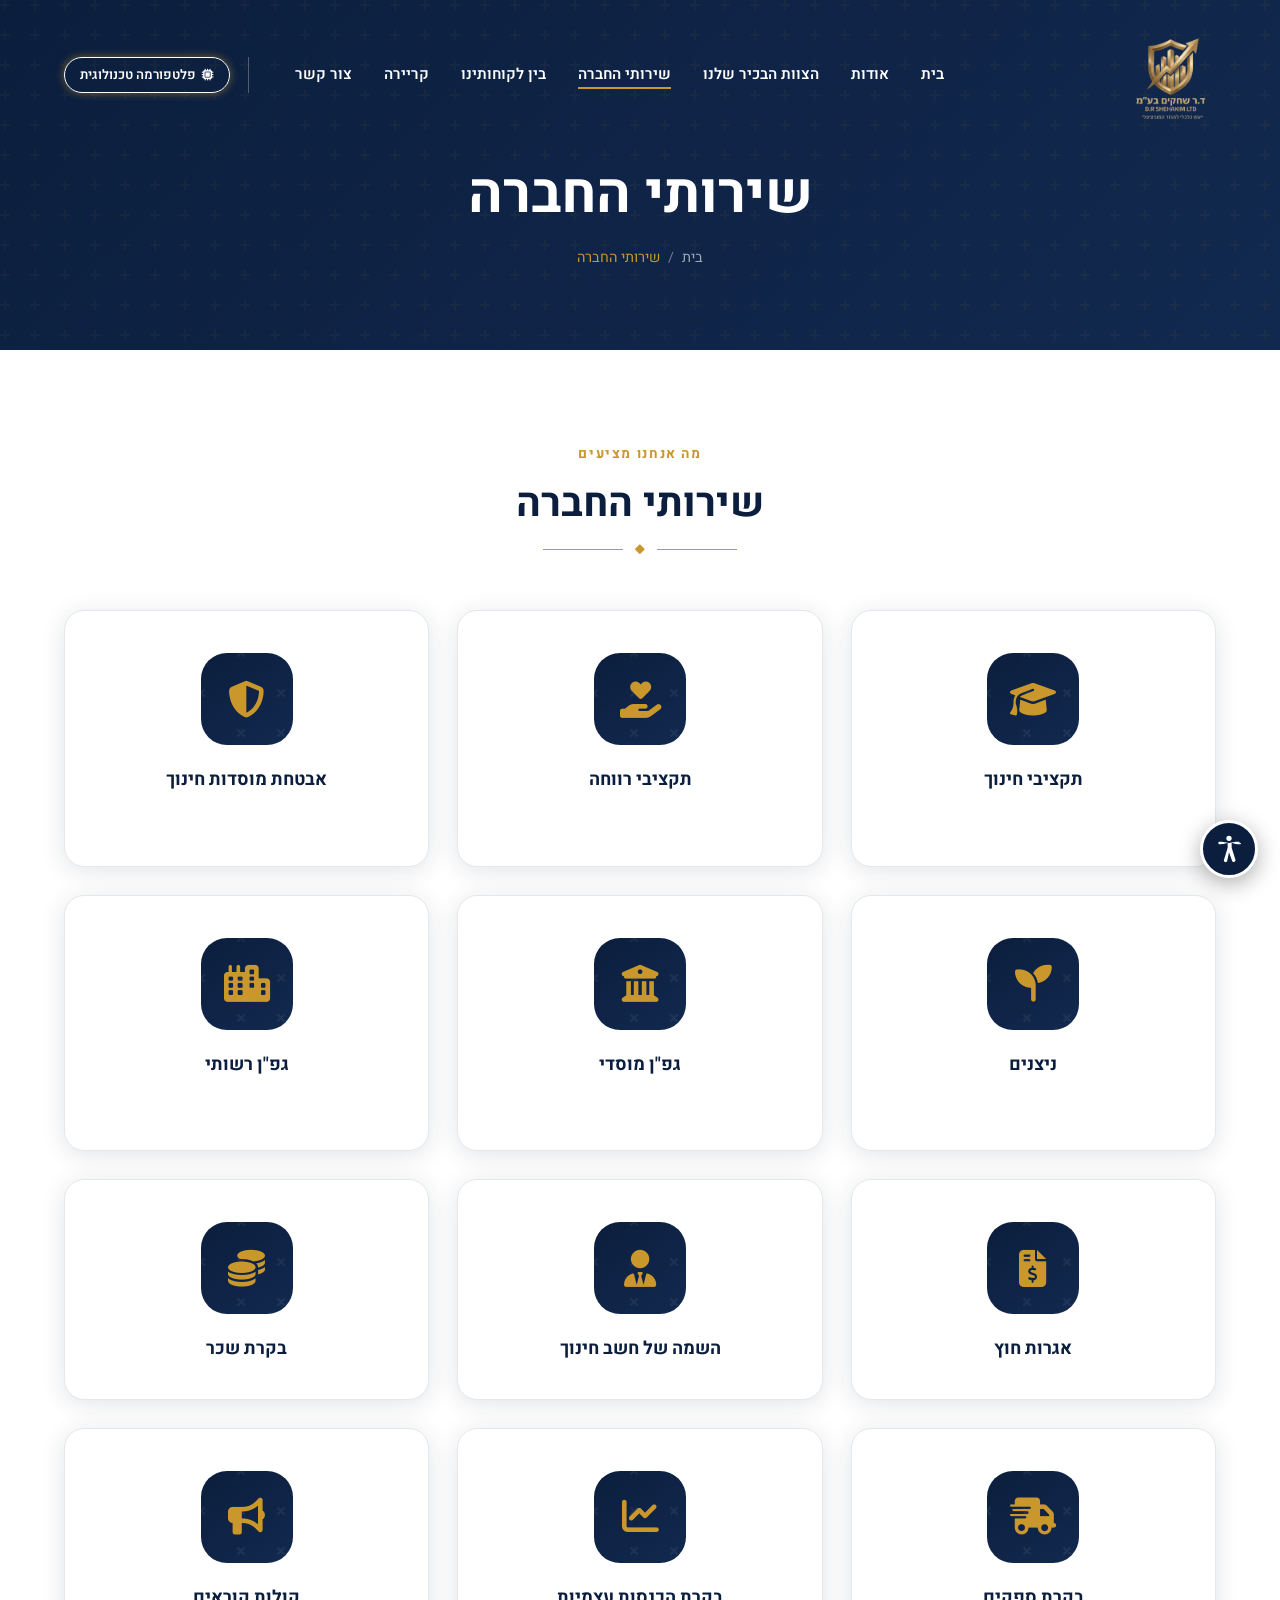
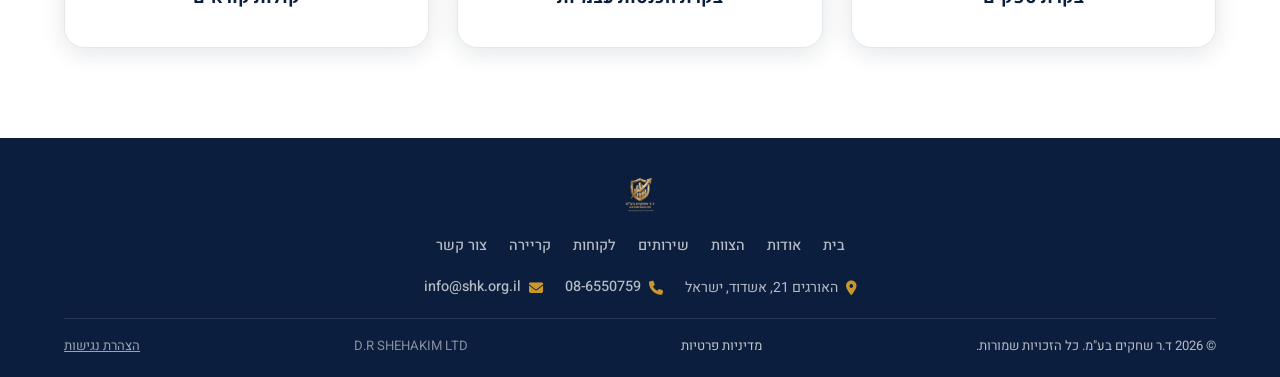
<file: services.html>
<!DOCTYPE html>
<html lang="he" dir="rtl">
<head>
  <meta charset="UTF-8">
  <meta name="viewport" content="width=device-width, initial-scale=1.0">
  <link rel="icon" type="image/png" sizes="32x32" href="favicon.png">
  <link rel="icon" href="favicon.ico" sizes="any">
  <link rel="apple-touch-icon" href="apple-touch-icon.png">
  <title>שירותי החברה | ד.ר שחקים</title>
  <meta name="description" content="שירותי ד.ר שחקים – ניהול תקציבי חינוך ורווחה, אבטחת מוסדות חינוך, תוכנית ניצנים וליווי כלכלי מקצועי לרשויות מקומיות.">
  <link rel="canonical" href="https://tpshk.org.il/services.html">
  <meta property="og:type" content="website">
  <meta property="og:site_name" content="ד.ר שחקים">
  <meta property="og:title" content="שירותי החברה | ד.ר שחקים">
  <meta property="og:description" content="ניהול תקציבי חינוך ורווחה, אבטחת מוסדות חינוך, תוכנית ניצנים וליווי כלכלי מקצועי לרשויות מקומיות.">
  <meta property="og:url" content="https://tpshk.org.il/services.html">
  <meta property="og:image" content="https://tpshk.org.il/apple-touch-icon.png">
  <meta property="og:locale" content="he_IL">
  <link rel="stylesheet" href="css/style.css">
  <link rel="stylesheet" href="css/accessibility.css">
  <link rel="stylesheet" href="https://cdnjs.cloudflare.com/ajax/libs/font-awesome/6.5.0/css/all.min.css">
</head>
<body>

<nav class="navbar" id="navbar">
  <div class="container navbar-inner">
    <a href="/" class="logo"><img src="לוגו שחקים.png" alt="ד.ר שחקים"></a>
    <ul class="nav-links">
      <li><a href="/">בית</a></li>
      <li><a href="about">אודות</a></li>
      <li><a href="team">הצוות הבכיר שלנו</a></li>
      <li><a href="services" class="active">שירותי החברה</a></li>
      <li><a href="clients">בין לקוחותינו</a></li>
      <li><a href="careers">קריירה</a></li>
      <li><a href="contact">צור קשר</a></li>
      <li class="nav-cta-item"><a href="https://lp.tpshk.org.il" target="_blank" rel="noopener" class="nav-cta"><i class="fa-solid fa-microchip"></i> פלטפורמה טכנולוגית</a></li>
    </ul>
    <button class="hamburger" id="hamburger" aria-label="תפריט"><span></span><span></span><span></span></button>
  </div>
</nav>
<div class="mobile-menu" id="mobileMenu">
  <button class="close-menu" id="closeMenu">×</button>
  <a href="/">בית</a><a href="about">אודות</a><a href="team">הצוות הבכיר שלנו</a>
  <a href="services">שירותי החברה</a><a href="clients">בין לקוחותינו</a>
  <a href="careers">קריירה</a><a href="contact">צור קשר</a>
  <a href="https://lp.tpshk.org.il" target="_blank" rel="noopener" class="nav-cta">פלטפורמה טכנולוגית</a>
</div>

<section class="page-hero">
  <div class="container">
    <h1>שירותי החברה</h1>
    <div class="breadcrumb">
      <a href="/">בית</a><span class="sep">/</span><span>שירותי החברה</span>
    </div>
  </div>
</section>

<section class="section-py">
  <div class="container">
    <div class="text-center reveal" style="margin-bottom:56px">
      <span class="section-label">מה אנחנו מציעים</span>
      <h2 class="section-title">שירותי החברה</h2>
      <div class="gold-divider"><i class="fa-solid fa-diamond"></i></div>
    </div>

    <div class="services-modern-grid reveal-grid">

      <!-- תקציבי חינוך — has detail page -->
      <a href="service-chinuch" class="svc-modern-card has-link">
        <div class="svc-modern-icon"><i class="fa-solid fa-graduation-cap"></i></div>
        <h4>תקציבי חינוך</h4>
        <span class="svc-link-hint">למידע נוסף <i class="fa-solid fa-arrow-left fa-xs"></i></span>
      </a>

      <!-- תקציבי רווחה — has detail page -->
      <a href="service-revaha" class="svc-modern-card has-link">
        <div class="svc-modern-icon"><i class="fa-solid fa-hand-holding-heart"></i></div>
        <h4>תקציבי רווחה</h4>
        <span class="svc-link-hint">למידע נוסף <i class="fa-solid fa-arrow-left fa-xs"></i></span>
      </a>

      <!-- אבטחת מוסדות — has detail page -->
      <a href="service-avtacha" class="svc-modern-card has-link">
        <div class="svc-modern-icon"><i class="fa-solid fa-shield-halved"></i></div>
        <h4>אבטחת מוסדות חינוך</h4>
        <span class="svc-link-hint">למידע נוסף <i class="fa-solid fa-arrow-left fa-xs"></i></span>
      </a>

      <!-- ניצנים — has detail page -->
      <a href="service-nitzanim" class="svc-modern-card has-link">
        <div class="svc-modern-icon"><i class="fa-solid fa-seedling"></i></div>
        <h4>ניצנים</h4>
        <span class="svc-link-hint">למידע נוסף <i class="fa-solid fa-arrow-left fa-xs"></i></span>
      </a>

      <!-- גפ"ן מוסדי -->
      <div class="svc-modern-card no-link">
        <div class="svc-modern-icon"><i class="fa-solid fa-building-columns"></i></div>
        <h4>גפ"ן מוסדי</h4>
      </div>

      <!-- גפ"ן רשותי -->
      <div class="svc-modern-card no-link">
        <div class="svc-modern-icon"><i class="fa-solid fa-city"></i></div>
        <h4>גפ"ן רשותי</h4>
      </div>

      <!-- אגרות חוץ -->
      <div class="svc-modern-card no-link">
        <div class="svc-modern-icon"><i class="fa-solid fa-file-invoice-dollar"></i></div>
        <h4>אגרות חוץ</h4>
      </div>

      <!-- השמה של חשב חינוך -->
      <div class="svc-modern-card no-link">
        <div class="svc-modern-icon"><i class="fa-solid fa-user-tie"></i></div>
        <h4>השמה של חשב חינוך</h4>
      </div>

      <!-- בקרת שכר -->
      <div class="svc-modern-card no-link">
        <div class="svc-modern-icon"><i class="fa-solid fa-coins"></i></div>
        <h4>בקרת שכר</h4>
      </div>

      <!-- בקרת ספקים -->
      <div class="svc-modern-card no-link">
        <div class="svc-modern-icon"><i class="fa-solid fa-truck-fast"></i></div>
        <h4>בקרת ספקים</h4>
      </div>

      <!-- בקרת הכנסות עצמיות -->
      <div class="svc-modern-card no-link">
        <div class="svc-modern-icon"><i class="fa-solid fa-chart-line"></i></div>
        <h4>בקרת הכנסות עצמיות</h4>
      </div>

      <!-- קולות קוראים -->
      <div class="svc-modern-card no-link">
        <div class="svc-modern-icon"><i class="fa-solid fa-bullhorn"></i></div>
        <h4>קולות קוראים</h4>
      </div>

    </div>
  </div>
</section>

<footer class="footer">
  <div class="container">
    <div class="footer-grid">
      <div class="footer-brand">
        <div class="footer-logo"><img src="לוגו שחקים.png" alt="ד.ר שחקים"></div>
        <p>המשרד המוביל בישראל בתחומי הניהול, הבקרה והליווי המקצועי של תקציבי חינוך ורווחה למגזר המוניציפלי.</p>
      </div>
      <div class="footer-col">
        <h5>ניווט מהיר</h5>
        <ul>
          <li><a href="/"><i class="fa-solid fa-chevron-left fa-xs"></i> בית</a></li>
          <li><a href="about"><i class="fa-solid fa-chevron-left fa-xs"></i> אודות</a></li>
          <li><a href="team"><i class="fa-solid fa-chevron-left fa-xs"></i> הצוות</a></li>
          <li><a href="services"><i class="fa-solid fa-chevron-left fa-xs"></i> שירותים</a></li>
          <li><a href="clients"><i class="fa-solid fa-chevron-left fa-xs"></i> לקוחות</a></li>
          <li><a href="careers"><i class="fa-solid fa-chevron-left fa-xs"></i> קריירה</a></li>
          <li><a href="contact"><i class="fa-solid fa-chevron-left fa-xs"></i> צור קשר</a></li>
        </ul>
      </div>
      <div class="footer-col">
        <h5>צור קשר</h5>
        <ul class="footer-contact">
          <li><i class="fa-solid fa-location-dot"></i> <span>האורגים 21, אשדוד, ישראל</span></li>
          <li><i class="fa-solid fa-phone"></i> <a href="tel:0086550759">08-6550759</a></li>
          <li><i class="fa-solid fa-envelope"></i> <a href="mailto:info@shk.org.il">info@shk.org.il</a></li>
        </ul>
      </div>
    </div>
    <hr class="footer-divider">
    <div class="footer-bottom">
      <div>© 2026 ד.ר שחקים בע"מ. כל הזכויות שמורות.</div>
      <div class="footer-legal">
        <a href="מדיניות-פרטיות">מדיניות פרטיות</a>
      </div>
      <div class="footer-bottom-right">D.R SHEHAKIM LTD</div>
    </div>
  </div>
</footer>
<script src="js/main.js"></script>
<script src="js/accessibility.js"></script>
</body>
</html>
</file>
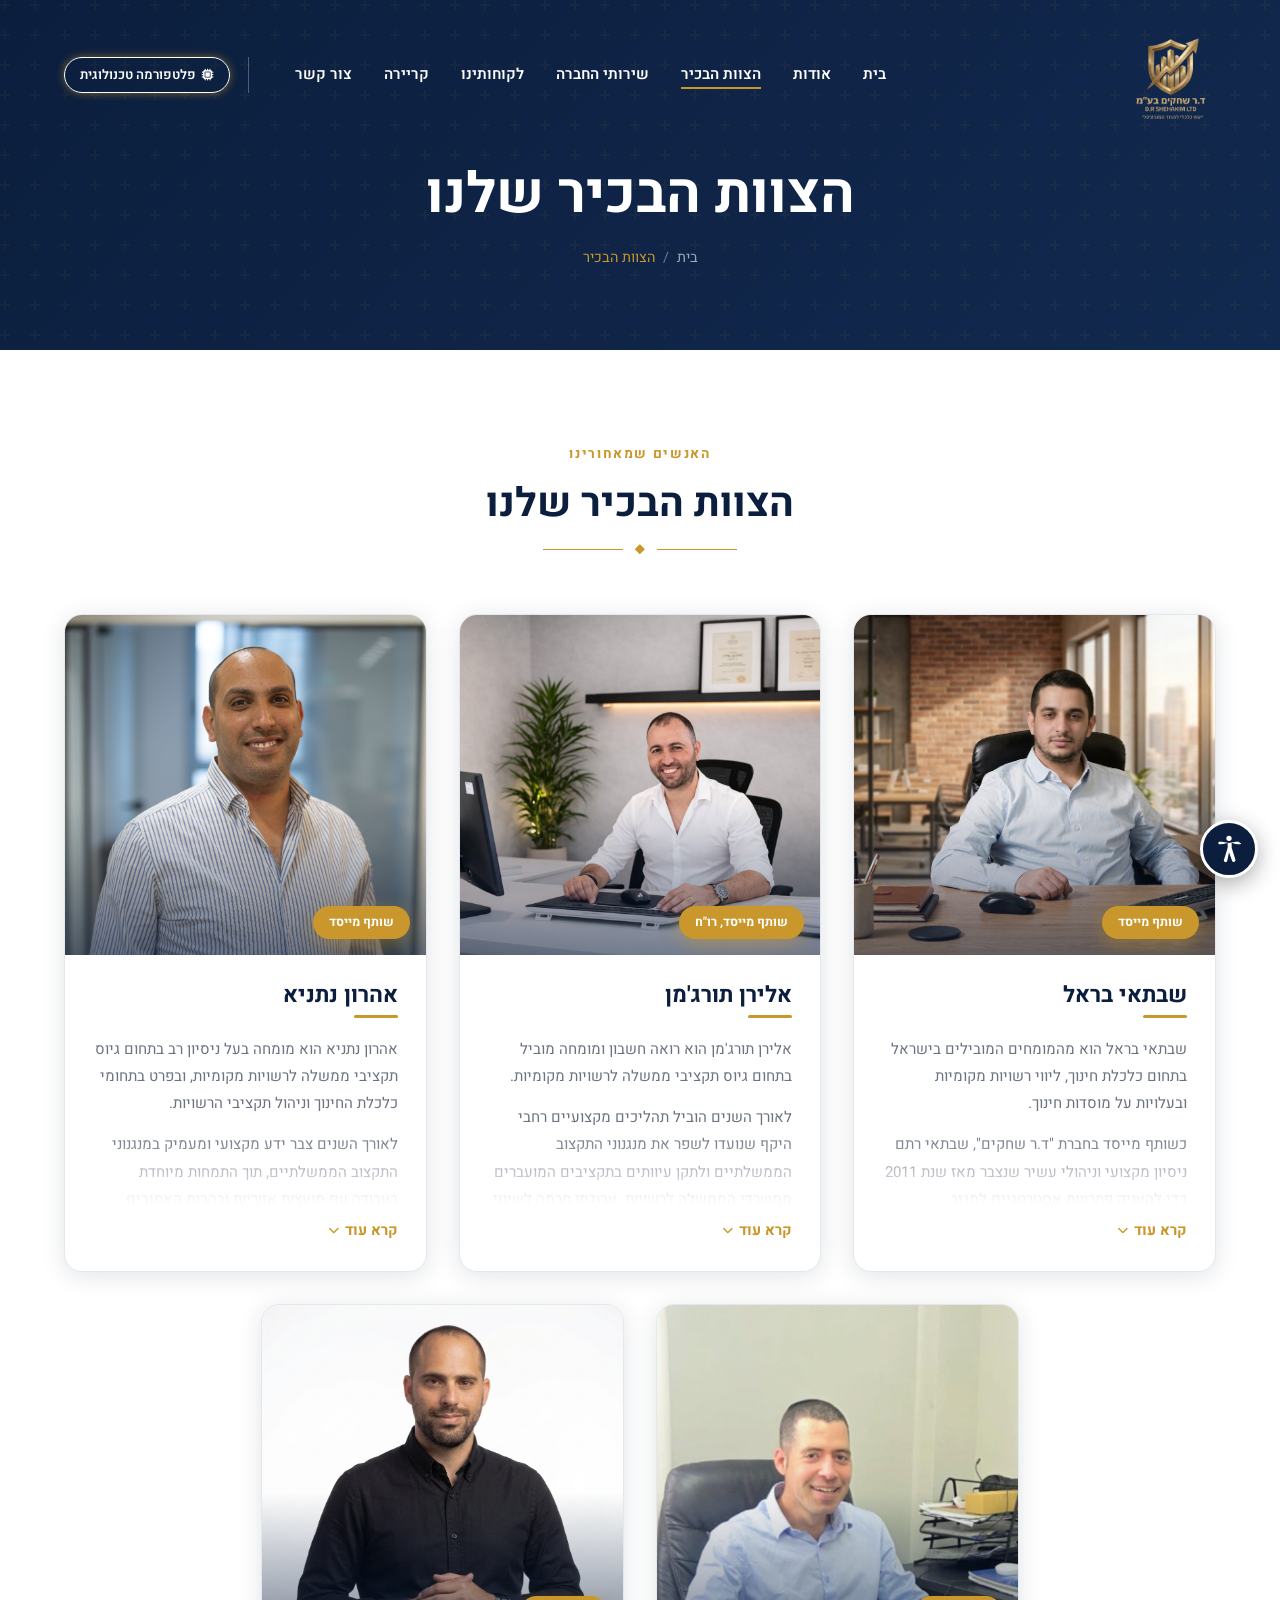
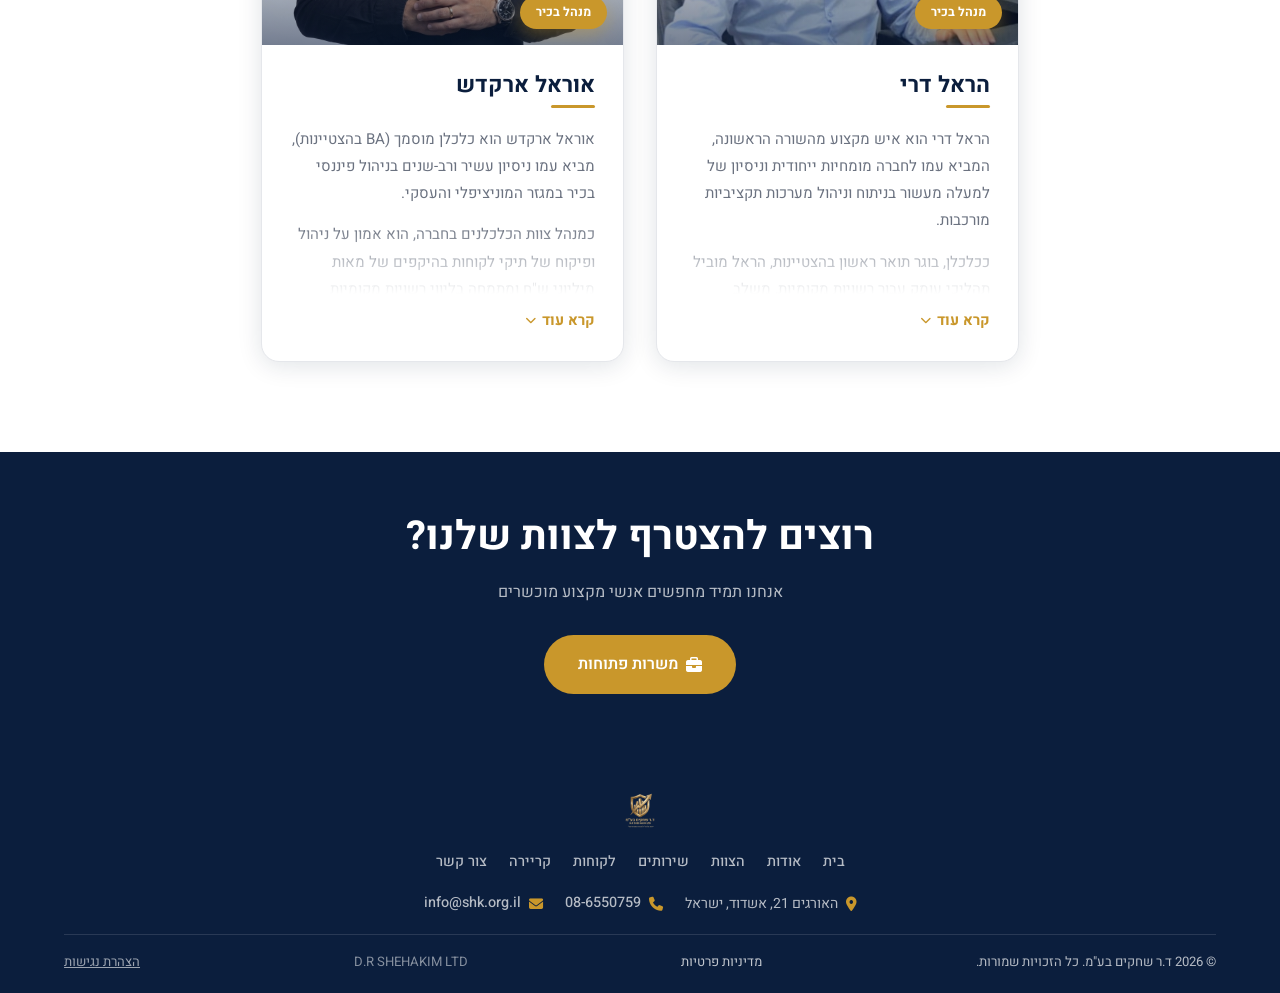
<file: team.html>
<!DOCTYPE html>
<html lang="he" dir="rtl">
<head>
  <meta charset="UTF-8">
  <meta name="viewport" content="width=device-width, initial-scale=1.0">
  <link rel="icon" type="image/png" sizes="32x32" href="favicon.png">
  <link rel="icon" href="favicon.ico" sizes="any">
  <link rel="apple-touch-icon" href="apple-touch-icon.png">
  <title>הצוות הבכיר | ד.ר שחקים</title>
  <meta name="description" content="הצוות הבכיר של ד.ר שחקים – מומחי הייעוץ הכלכלי המובילים בתחום תקציבי החינוך והרווחה במגזר המוניציפלי.">
  <link rel="canonical" href="https://tpshk.org.il/team.html">
  <meta property="og:type" content="website">
  <meta property="og:site_name" content="ד.ר שחקים">
  <meta property="og:title" content="הצוות הבכיר | ד.ר שחקים">
  <meta property="og:description" content="מומחי הייעוץ הכלכלי המובילים בתחום תקציבי החינוך והרווחה במגזר המוניציפלי.">
  <meta property="og:url" content="https://tpshk.org.il/team.html">
  <meta property="og:image" content="https://tpshk.org.il/apple-touch-icon.png">
  <meta property="og:locale" content="he_IL">
  <link rel="stylesheet" href="css/style.css">
  <link rel="stylesheet" href="css/accessibility.css">
  <link rel="stylesheet" href="https://cdnjs.cloudflare.com/ajax/libs/font-awesome/6.5.0/css/all.min.css">
  <style>
    /* מירכוז שורת המנהלים הבכירים (הראל ואוראל) במרכז בתצוגת דסקטופ */
    @media (min-width: 769px) {
      .team-modern-grid { grid-template-columns: repeat(6, 1fr); }
      .team-modern-grid .team-modern-card { grid-column: span 2; }
      .team-modern-grid .team-modern-card:nth-child(4) { grid-column: 2 / span 2; }
      .team-modern-grid .team-modern-card:nth-child(5) { grid-column: 4 / span 2; }
    }
  </style>
</head>
<body>

<nav class="navbar" id="navbar">
  <div class="container navbar-inner">
    <a href="/" class="logo">
      <img src="לוגו שחקים.png" alt="ד.ר שחקים">
    </a>
    <ul class="nav-links">
      <li><a href="/">בית</a></li>
      <li><a href="about">אודות</a></li>
      <li><a href="team" class="active">הצוות הבכיר</a></li>
      <li><a href="services">שירותי החברה</a></li>
      <li><a href="clients">לקוחותינו</a></li>
      <li><a href="careers">קריירה</a></li>
      <li><a href="contact">צור קשר</a></li>
      <li class="nav-cta-item"><a href="https://lp.tpshk.org.il" target="_blank" rel="noopener" class="nav-cta"><i class="fa-solid fa-microchip"></i> פלטפורמה טכנולוגית</a></li>
    </ul>
    <button class="hamburger" id="hamburger" aria-label="תפריט">
      <span></span><span></span><span></span>
    </button>
  </div>
</nav>
<div class="mobile-menu" id="mobileMenu">
  <button class="close-menu" id="closeMenu">×</button>
  <a href="/">בית</a>
  <a href="about">אודות</a>
  <a href="team">הצוות הבכיר</a>
  <a href="services">שירותי החברה</a>
  <a href="clients">לקוחותינו</a>
  <a href="careers">קריירה</a>
  <a href="contact">צור קשר</a>
  <a href="https://lp.tpshk.org.il" target="_blank" rel="noopener" class="nav-cta">פלטפורמה טכנולוגית</a>
</div>

<section class="page-hero">
  <div class="container">
    <h1>הצוות הבכיר שלנו</h1>
    <div class="breadcrumb">
      <a href="/">בית</a>
      <span class="sep">/</span>
      <span>הצוות הבכיר</span>
    </div>
  </div>
</section>

<section class="section-py">
  <div class="container">
    <div class="text-center reveal" style="margin-bottom:60px">
      <span class="section-label">האנשים שמאחורינו</span>
      <h2 class="section-title">הצוות הבכיר שלנו</h2>
      <div class="gold-divider"><i class="fa-solid fa-diamond"></i></div>
    </div>

    <div class="team-modern-grid">

      <!-- שבתאי בראל -->
      <div class="team-modern-card reveal">
        <div class="tm-photo-wrap">
          <img src="תמונה שבתאי.jpeg" alt="שבתאי בראל">
          <span class="tm-role-badge">שותף מייסד</span>
        </div>
        <div class="tm-body">
          <h3>שבתאי בראל</h3>
          <div class="tm-name-line"></div>
          <div class="tm-bio truncated">
            <p>שבתאי בראל הוא מהמומחים המובילים בישראל בתחום כלכלת חינוך, ליווי רשויות מקומיות ובעלויות על מוסדות חינוך.</p>
            <p>כשותף מייסד בחברת "ד.ר שחקים", שבתאי רתם ניסיון מקצועי וניהולי עשיר שנצבר מאז שנת 2011 כדי להעניק פתרונות אסטרטגיים למגזר המוניציפלי.</p>
            <p>לאורך השנים ליווה שבתאי כ-70 רשויות מקומיות, ביניהן העיריות הגדולות בישראל, תוך השגת תוצאות חסרות תקדים בגיוס ומימוש תקציבי ממשלה, תוך הובלת תהליכי עבודה סדורים ויצירת מתודולוגיות עבודה אפקטיביות.</p>
            <p>שבתאי מביא לכל פרויקט שילוב של ראייה מערכתית, יכולות ניתוח נתונים מתקדמות והתחייבות למתן שירות מקצועי ללא פשרות. עברו המקצועי כולל תפקידים בגזברות משרד החינוך, עובדה המעניקה לו הבנה עמוקה של המנגנונים הממשלתיים "מבפנים".</p>
            <p>שבתאי מוכר בזכות גישת השירות האישית שלו ויחסיו ההדוקים עם גורמי המפתח ברשויות, כל זאת לצד פעילותו האקדמית כמרצה בנושא תקציבי חינוך באוניברסיטת אריאל ובתכנית "מקומות" להכשרת גזברים ומנהלי חינוך.</p>
          </div>
          <button class="team-expand">קרא עוד <i class="fa-solid fa-chevron-down fa-xs"></i></button>
        </div>
      </div>

      <!-- אלירן תורג'מן -->
      <div class="team-modern-card reveal">
        <div class="tm-photo-wrap">
          <img src="תמונה אלירן.jpeg" alt="אלירן תורג'מן">
          <span class="tm-role-badge">שותף מייסד, רו"ח</span>
        </div>
        <div class="tm-body">
          <h3>אלירן תורג'מן</h3>
          <div class="tm-name-line"></div>
          <div class="tm-bio truncated">
            <p>אלירן תורג'מן הוא רואה חשבון ומומחה מוביל בתחום גיוס תקציבי ממשלה לרשויות מקומיות.</p>
            <p>לאורך השנים הוביל תהליכים מקצועיים רחבי היקף שנועדו לשפר את מנגנוני התקצוב הממשלתיים ולתקן עיוותים בתקציבים המועברים ממשרדי הממשלה לרשויות. עבודתו תרמה לשינוי ולשיפור מודלים תקציביים במספר תחומים, תוך יצירת השפעה משמעותית על פעילותן של רשויות מקומיות רבות.</p>
            <p>במסגרת פעילותו המקצועית, מוביל אלירן תהליכי ניתוח עומק של מבנים ארגוניים ותהליכי עבודה ברשויות המקומיות, לרבות מיפוי מערכות קיימות, בחינת תהליכי העבודה המרכזיים ואפיון מערכות מידע תומכות.</p>
            <p>אלירן מביא עמו שילוב של חשיבה כלכלית רחבה, הבנה מערכתית של מנגנוני התקצוב הממשלתיים ויכולת לנתח נתונים מורכבים ולהפוך אותם לכלים יישומיים עבור הרשויות המקומיות. לצד פעילותו המקצועית, סיים את לימודיו בהצטיינות יתרה כמצטיין דיקאן, במסלול האקדמי במכללה למנהל.</p>
          </div>
          <button class="team-expand">קרא עוד <i class="fa-solid fa-chevron-down fa-xs"></i></button>
        </div>
      </div>

      <!-- אהרון נתניא -->
      <div class="team-modern-card reveal">
        <div class="tm-photo-wrap">
          <img src="תמונה אהרון.jpeg" alt="אהרון נתניא">
          <span class="tm-role-badge">שותף מייסד</span>
        </div>
        <div class="tm-body">
          <h3>אהרון נתניא</h3>
          <div class="tm-name-line"></div>
          <div class="tm-bio truncated">
            <p>אהרון נתניא הוא מומחה בעל ניסיון רב בתחום גיוס תקציבי ממשלה לרשויות מקומיות, ובפרט בתחומי כלכלת החינוך וניהול תקציבי הרשויות.</p>
            <p>לאורך השנים צבר ידע מקצועי ומעמיק במנגנוני התקצוב הממשלתיים, תוך התמחות מיוחדת בעבודה עם מועצות אזוריות ובהבנת האתגרים הייחודיים העומדים בפני רשויות מסוג זה.</p>
            <p>את דרכו המקצועית החל אהרון במסגרת עבודת חשבות במטה משרד החינוך, שם רכש היכרות מעמיקה עם מנגנוני התקצוב, הבקרה והדיווח של המשרד. ניסיון זה מעניק לו הבנה מערכתית רחבה של אופן הקצאת התקציבים הממשלתיים ושל הדרכים למצותם באופן מיטבי עבור הרשויות המקומיות.</p>
            <p>במסגרת פעילותו המקצועית ליווה אהרון בהצלחה עשרות רשויות מקומיות ברחבי הארץ, וסייע להן במיצוי תקציבי משרדי הממשלה ובניהול יעיל ומדויק של משאבי החינוך ברשות. שילוב הניסיון הממשלתי עם עבודה צמודה מול הרשויות המקומיות מאפשר לו להעניק ללקוחותיו ליווי מקצועי, יסודי וממוקד תוצאות.</p>
          </div>
          <button class="team-expand">קרא עוד <i class="fa-solid fa-chevron-down fa-xs"></i></button>
        </div>
      </div>

      <!-- הראל דרי -->
      <div class="team-modern-card reveal">
        <div class="tm-photo-wrap">
          <img src="תמונה הראל.jpeg" alt="הראל דרי">
          <span class="tm-role-badge">מנהל בכיר</span>
        </div>
        <div class="tm-body">
          <h3>הראל דרי</h3>
          <div class="tm-name-line"></div>
          <div class="tm-bio truncated">
            <p>הראל דרי הוא איש מקצוע מהשורה הראשונה, המביא עמו לחברה מומחיות ייחודית וניסיון של למעלה מעשור בניתוח וניהול מערכות תקציביות מורכבות.</p>
            <p>ככלכלן, בוגר תואר ראשון בהצטיינות, הראל מוביל תהליכי עומק עבור רשויות מקומיות, משלב האומדנים המדויקים ועד לסגירת פערי תקצוב מורכבים מול משרד החינוך.</p>
            <p>מקצועיותו באה לידי ביטוי ביכולת לנתח נתונים עד רמת המיקרו – תכונה שהפכה אותו ליועץ אסטרטגי מוערך עבור ראשי רשויות, גזברים ומנכ"לים מהגדולים בישראל.</p>
            <p>הראל אינו מסתפק רק בניתוח התיאורטי; כמי שמנהל צוותי כלכלנים ומשמש כמרצה בשלטון המקומי, הוא מקפיד על סטנדרט מקצועי ללא פשרות, מיצוי מיטבי של תקציבי גפ"ן ו'תקומה', וליווי אישי עד להגעת המשאבים ליעדם. שילוב של יושרה מקצועית, ראייה מערכתית ולויאליות עמוקה ללקוח הופכים אותו לעמוד תווך בפעילות המוניציפלית של המשרד.</p>
          </div>
          <button class="team-expand">קרא עוד <i class="fa-solid fa-chevron-down fa-xs"></i></button>
        </div>
      </div>

      <!-- אוראל ארקדש -->
      <div class="team-modern-card reveal">
        <div class="tm-photo-wrap">
          <img src="תמונה אוראל.png" alt="אוראל ארקדש">
          <span class="tm-role-badge">מנהל בכיר</span>
        </div>
        <div class="tm-body">
          <h3>אוראל ארקדש</h3>
          <div class="tm-name-line"></div>
          <div class="tm-bio truncated">
            <p>אוראל ארקדש הוא כלכלן מוסמך (BA בהצטיינות), מביא עמו ניסיון עשיר ורב-שנים בניהול פיננסי בכיר במגזר המוניציפלי והעסקי.</p>
            <p>כמנהל צוות הכלכלנים בחברה, הוא אמון על ניהול ופיקוח של תיקי לקוחות בהיקפים של מאות מיליוני ש"ח ומתמחה בליווי רשויות מקומיות מקצה לקצה – החל משלב איסוף הנתונים, בניית תקציבים שנתיים ובקרה שוטפת ועד לייצוג מקצועי מול משרדי הממשלה.</p>
            <p>לאורך הקריירה מילא אוראל תפקידי מפתח, בין חשב אגף כספים ברשות מקומית גדולה וכלכלן בכיר בחברת אשראי, ניסיון המעניק לו ראייה מערכתית רחבה והבנה מעמיקה של הצרכים הכלכליים המורכבים של הרשות.</p>
            <p>מומחיותו הייחודית משלבת בין ניתוח דוחות שוטף לבין פיתוח מודלים כלכליים מתקדמים ותמחור (תמחיר), כלים המאפשרים השגת התייעלות מקסימלית, שיפור תהליכי עבודה ותכנון תקציבי מדויק.</p>
          </div>
          <button class="team-expand">קרא עוד <i class="fa-solid fa-chevron-down fa-xs"></i></button>
        </div>
      </div>

    </div>
  </div>
</section>

<!-- CTA -->
<section class="section-py-sm bg-navy text-center">
  <div class="container reveal">
    <h2 style="color:var(--white);margin-bottom:16px">רוצים להצטרף לצוות שלנו?</h2>
    <p style="color:rgba(255,255,255,.7);max-width:480px;margin:0 auto 28px">אנחנו תמיד מחפשים אנשי מקצוע מוכשרים</p>
    <a href="careers" class="btn btn-gold"><i class="fa-solid fa-briefcase"></i> משרות פתוחות</a>
  </div>
</section>

<footer class="footer">
  <div class="container">
    <div class="footer-grid">
      <div class="footer-brand">
        <div class="footer-logo"><img src="לוגו שחקים.png" alt="ד.ר שחקים"></div>
        <p>המשרד המוביל בישראל בתחומי הניהול, הבקרה והליווי המקצועי של תקציבי חינוך ורווחה למגזר המוניציפלי.</p>
      </div>
      <div class="footer-col">
        <h5>ניווט מהיר</h5>
        <ul>
          <li><a href="/"><i class="fa-solid fa-chevron-left fa-xs"></i> בית</a></li>
          <li><a href="about"><i class="fa-solid fa-chevron-left fa-xs"></i> אודות</a></li>
          <li><a href="team"><i class="fa-solid fa-chevron-left fa-xs"></i> הצוות</a></li>
          <li><a href="services"><i class="fa-solid fa-chevron-left fa-xs"></i> שירותים</a></li>
          <li><a href="clients"><i class="fa-solid fa-chevron-left fa-xs"></i> לקוחות</a></li>
          <li><a href="careers"><i class="fa-solid fa-chevron-left fa-xs"></i> קריירה</a></li>
          <li><a href="contact"><i class="fa-solid fa-chevron-left fa-xs"></i> צור קשר</a></li>
        </ul>
      </div>
      <div class="footer-col">
        <h5>צור קשר</h5>
        <ul class="footer-contact">
          <li><i class="fa-solid fa-location-dot"></i> <span>האורגים 21, אשדוד, ישראל</span></li>
          <li><i class="fa-solid fa-phone"></i> <a href="tel:0086550759">08-6550759</a></li>
          <li><i class="fa-solid fa-envelope"></i> <a href="mailto:info@shk.org.il">info@shk.org.il</a></li>
        </ul>
      </div>
    </div>
    <hr class="footer-divider">
    <div class="footer-bottom">
      <div>© 2026 ד.ר שחקים בע"מ. כל הזכויות שמורות.</div>
      <div class="footer-legal">
        <a href="מדיניות-פרטיות">מדיניות פרטיות</a>
      </div>
      <div class="footer-bottom-right">D.R SHEHAKIM LTD</div>
    </div>
  </div>
</footer>

<script src="js/main.js"></script>
<script src="js/accessibility.js"></script>
</body>
</html>
</file>
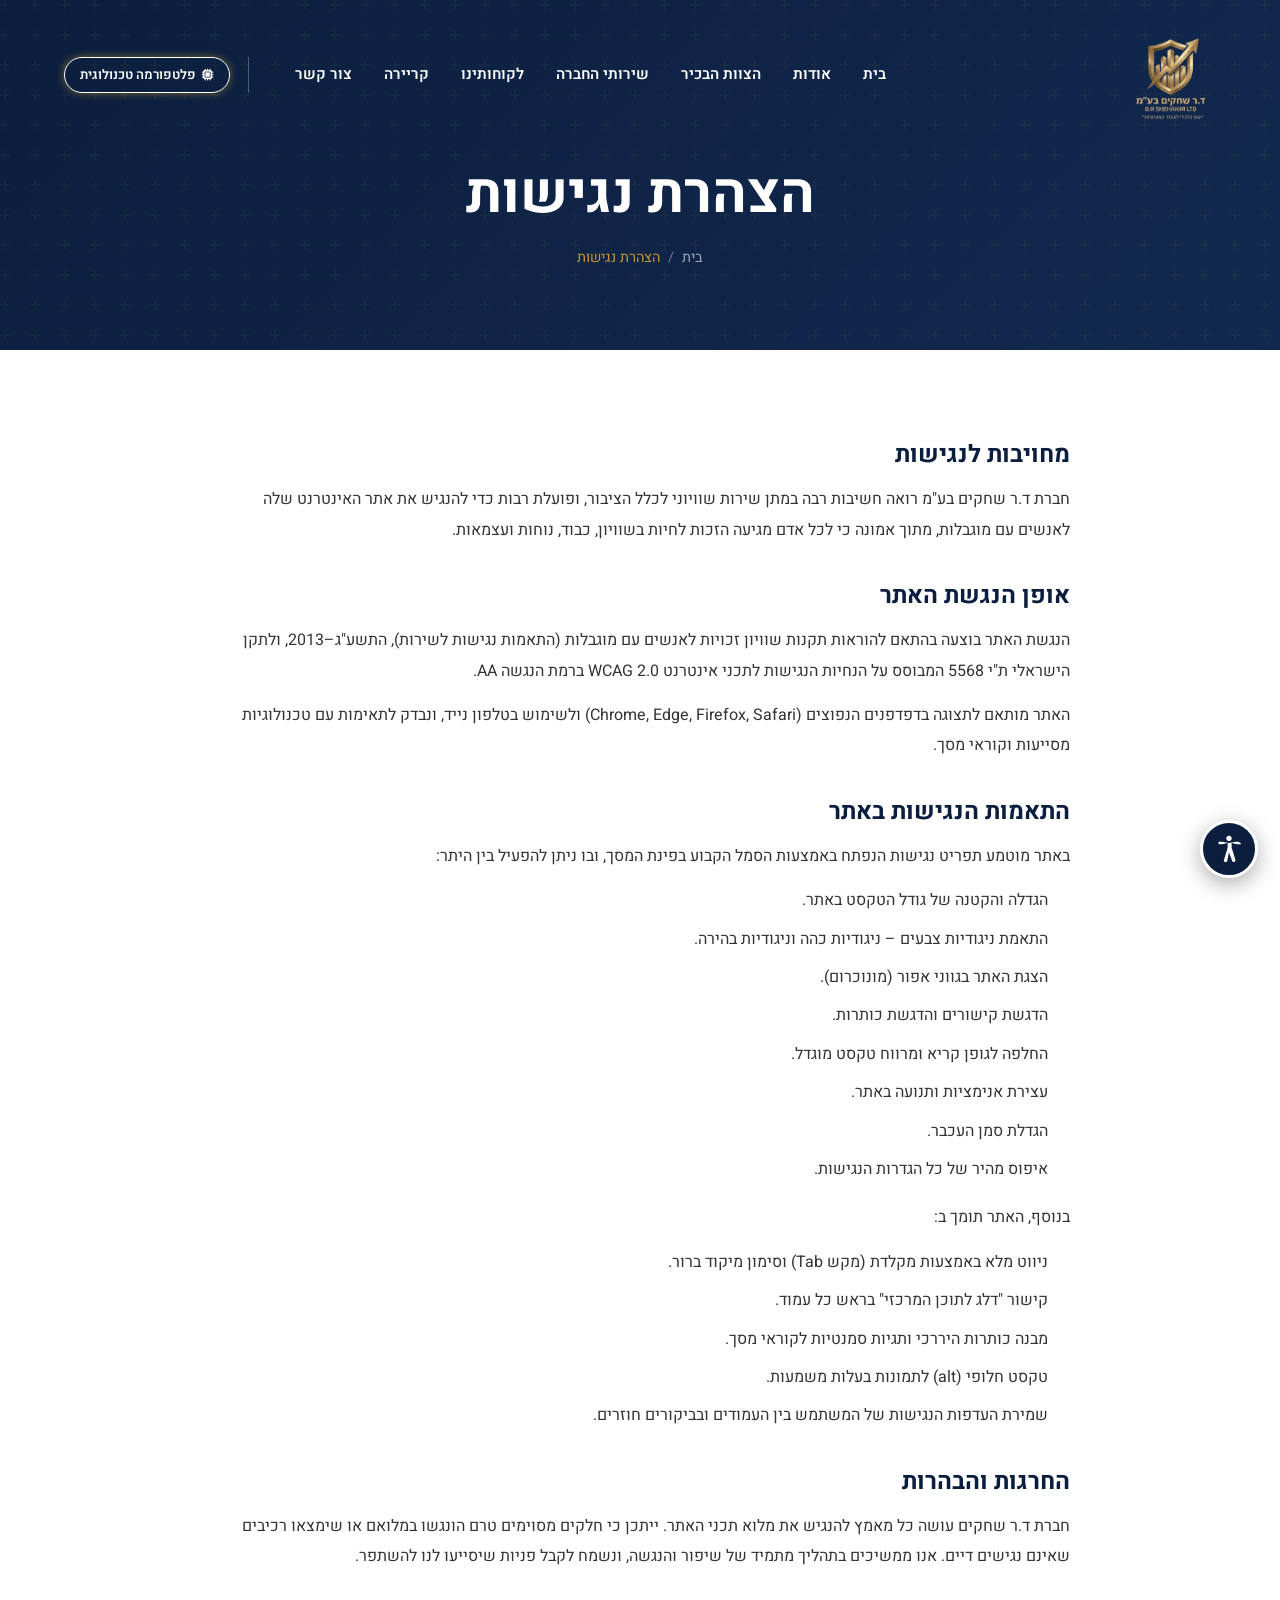
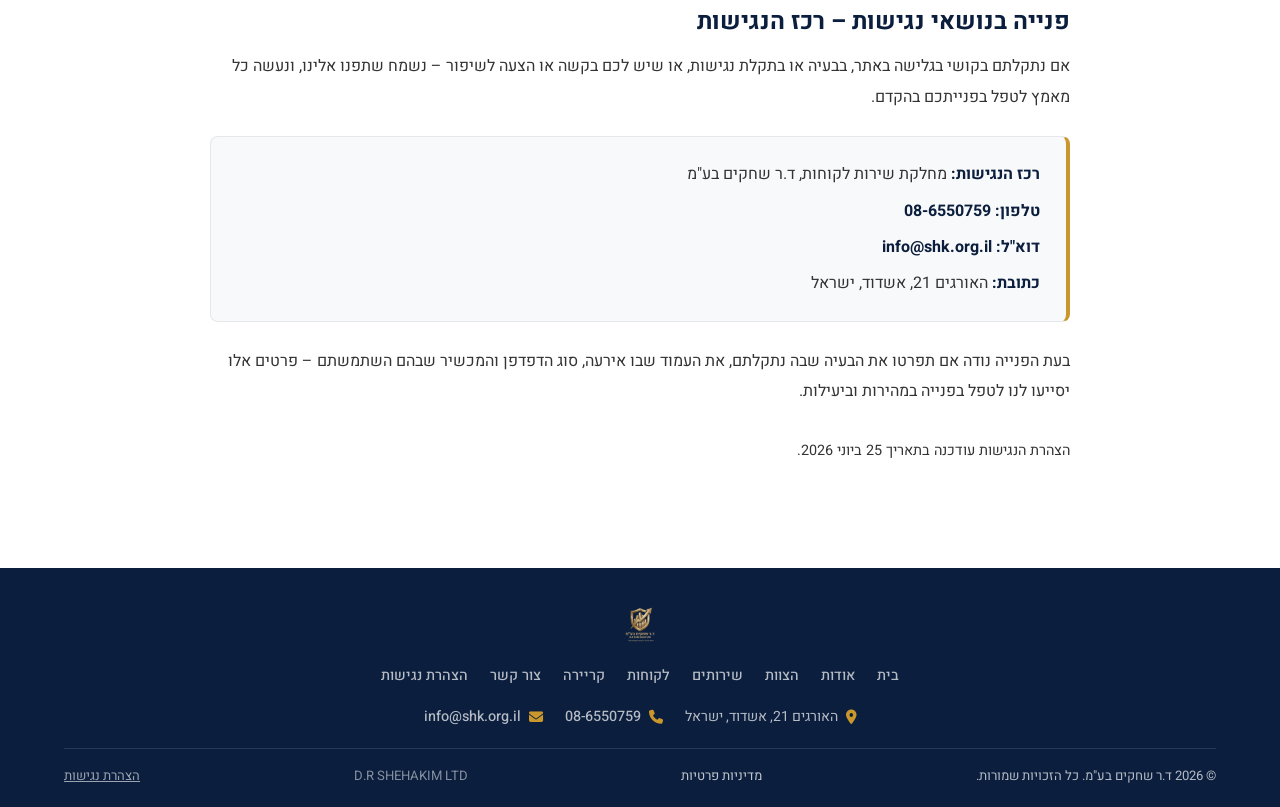
<file: הצהרת-נגישות.html>
<!DOCTYPE html>
<html lang="he" dir="rtl">
<head>
  <meta charset="UTF-8">
  <meta name="viewport" content="width=device-width, initial-scale=1.0">
  <link rel="icon" type="image/png" sizes="32x32" href="favicon.png">
  <link rel="icon" href="favicon.ico" sizes="any">
  <link rel="apple-touch-icon" href="apple-touch-icon.png">
  <title>הצהרת נגישות | ד.ר שחקים</title>
  <meta name="description" content="הצהרת הנגישות של אתר ד.ר שחקים – התאמות הנגישות, תקנים, אופן הפנייה לרכז הנגישות וטיפול בתקלות.">
  <link rel="stylesheet" href="css/style.css">
  <link rel="stylesheet" href="css/accessibility.css">
  <link rel="stylesheet" href="https://cdnjs.cloudflare.com/ajax/libs/font-awesome/6.5.0/css/all.min.css">
  <style>
    .a11y-doc { max-width: 860px; margin: 0 auto; }
    .a11y-doc h2 { color: var(--navy); margin: 36px 0 14px; font-size: 1.5rem; }
    .a11y-doc h2:first-child { margin-top: 0; }
    .a11y-doc p { color: #333; line-height: 1.9; margin-bottom: 14px; }
    .a11y-doc ul { margin: 0 0 18px; padding-inline-start: 22px; }
    .a11y-doc li { color: #333; line-height: 1.9; margin-bottom: 8px; }
    .a11y-contact-box {
      background: var(--off-white);
      border: 1px solid var(--border);
      border-right: 4px solid var(--gold);
      border-radius: var(--radius-sm);
      padding: 22px 26px;
      margin: 24px 0;
    }
    .a11y-contact-box strong { color: var(--navy); }
    .a11y-contact-box a { color: var(--navy); font-weight: 700; }
    .a11y-updated { color: var(--gray); font-size: .9rem; margin-top: 30px; }
  </style>
</head>
<body>

<nav class="navbar" id="navbar">
  <div class="container navbar-inner">
    <a href="/" class="logo">
      <img src="לוגו שחקים.png" alt="ד.ר שחקים">
    </a>
    <ul class="nav-links">
      <li><a href="/">בית</a></li>
      <li><a href="about">אודות</a></li>
      <li><a href="team">הצוות הבכיר</a></li>
      <li><a href="services">שירותי החברה</a></li>
      <li><a href="clients">לקוחותינו</a></li>
      <li><a href="careers">קריירה</a></li>
      <li><a href="contact">צור קשר</a></li>
      <li class="nav-cta-item"><a href="https://lp.tpshk.org.il" target="_blank" rel="noopener" class="nav-cta"><i class="fa-solid fa-microchip"></i> פלטפורמה טכנולוגית</a></li>
    </ul>
    <button class="hamburger" id="hamburger" aria-label="תפריט">
      <span></span><span></span><span></span>
    </button>
  </div>
</nav>
<div class="mobile-menu" id="mobileMenu">
  <button class="close-menu" id="closeMenu">×</button>
  <a href="/">בית</a>
  <a href="about">אודות</a>
  <a href="team">הצוות הבכיר</a>
  <a href="services">שירותי החברה</a>
  <a href="clients">לקוחותינו</a>
  <a href="careers">קריירה</a>
  <a href="contact">צור קשר</a>
  <a href="https://lp.tpshk.org.il" target="_blank" rel="noopener" class="nav-cta">פלטפורמה טכנולוגית</a>
</div>

<section class="page-hero">
  <div class="container">
    <h1>הצהרת נגישות</h1>
    <div class="breadcrumb">
      <a href="/">בית</a>
      <span class="sep">/</span>
      <span>הצהרת נגישות</span>
    </div>
  </div>
</section>

<section class="section-py">
  <div class="container">
    <div class="a11y-doc">

      <h2>מחויבות לנגישות</h2>
      <p>
        חברת ד.ר שחקים בע"מ רואה חשיבות רבה במתן שירות שוויוני לכלל הציבור, ופועלת רבות
        כדי להנגיש את אתר האינטרנט שלה לאנשים עם מוגבלות, מתוך אמונה כי לכל אדם מגיעה הזכות
        לחיות בשוויון, כבוד, נוחות ועצמאות.
      </p>

      <h2>אופן הנגשת האתר</h2>
      <p>
        הנגשת האתר בוצעה בהתאם להוראות תקנות שוויון זכויות לאנשים עם מוגבלות
        (התאמות נגישות לשירות), התשע"ג–2013, ולתקן הישראלי ת"י 5568 המבוסס על הנחיות
        הנגישות לתכני אינטרנט <span dir="ltr">WCAG 2.0</span> ברמת הנגשה <span dir="ltr">AA</span>.
      </p>
      <p>
        האתר מותאם לתצוגה בדפדפנים הנפוצים (Chrome, Edge, Firefox, Safari) ולשימוש
        בטלפון נייד, ונבדק לתאימות עם טכנולוגיות מסייעות וקוראי מסך.
      </p>

      <h2>התאמות הנגישות באתר</h2>
      <p>באתר מוטמע תפריט נגישות הנפתח באמצעות הסמל הקבוע בפינת המסך, ובו ניתן להפעיל בין היתר:</p>
      <ul>
        <li>הגדלה והקטנה של גודל הטקסט באתר.</li>
        <li>התאמת ניגודיות צבעים – ניגודיות כהה וניגודיות בהירה.</li>
        <li>הצגת האתר בגווני אפור (מונוכרום).</li>
        <li>הדגשת קישורים והדגשת כותרות.</li>
        <li>החלפה לגופן קריא ומרווח טקסט מוגדל.</li>
        <li>עצירת אנימציות ותנועה באתר.</li>
        <li>הגדלת סמן העכבר.</li>
        <li>איפוס מהיר של כל הגדרות הנגישות.</li>
      </ul>
      <p>בנוסף, האתר תומך ב:</p>
      <ul>
        <li>ניווט מלא באמצעות מקלדת (מקש <span dir="ltr">Tab</span>) וסימון מיקוד ברור.</li>
        <li>קישור "דלג לתוכן המרכזי" בראש כל עמוד.</li>
        <li>מבנה כותרות היררכי ותגיות סמנטיות לקוראי מסך.</li>
        <li>טקסט חלופי (alt) לתמונות בעלות משמעות.</li>
        <li>שמירת העדפות הנגישות של המשתמש בין העמודים ובביקורים חוזרים.</li>
      </ul>

      <h2>החרגות והבהרות</h2>
      <p>
        חברת ד.ר שחקים עושה כל מאמץ להנגיש את מלוא תכני האתר. ייתכן כי חלקים מסוימים
        טרם הונגשו במלואם או שימצאו רכיבים שאינם נגישים דיים. אנו ממשיכים בתהליך
        מתמיד של שיפור והנגשה, ונשמח לקבל פניות שיסייעו לנו להשתפר.
      </p>

      <h2>פנייה בנושאי נגישות – רכז הנגישות</h2>
      <p>
        אם נתקלתם בקושי בגלישה באתר, בבעיה או בתקלת נגישות, או שיש לכם בקשה או הצעה
        לשיפור – נשמח שתפנו אלינו, ונעשה כל מאמץ לטפל בפנייתכם בהקדם.
      </p>
      <div class="a11y-contact-box">
        <p style="margin-bottom:6px"><strong>רכז הנגישות:</strong> מחלקת שירות לקוחות, ד.ר שחקים בע"מ</p>
        <p style="margin-bottom:6px"><strong>טלפון:</strong> <a href="tel:0086550759">08-6550759</a></p>
        <p style="margin-bottom:6px"><strong>דוא"ל:</strong> <a href="mailto:info@shk.org.il">info@shk.org.il</a></p>
        <p style="margin-bottom:0"><strong>כתובת:</strong> האורגים 21, אשדוד, ישראל</p>
      </div>
      <p>
        בעת הפנייה נודה אם תפרטו את הבעיה שבה נתקלתם, את העמוד שבו אירעה, סוג הדפדפן
        והמכשיר שבהם השתמשתם – פרטים אלו יסייעו לנו לטפל בפנייה במהירות וביעילות.
      </p>

      <p class="a11y-updated">הצהרת הנגישות עודכנה בתאריך 25 ביוני 2026.</p>

    </div>
  </div>
</section>

<footer class="footer">
  <div class="container">
    <div class="footer-grid">
      <div class="footer-brand">
        <div class="footer-logo"><img src="לוגו שחקים.png" alt="ד.ר שחקים"></div>
        <p>המשרד המוביל בישראל בתחומי הניהול, הבקרה והליווי המקצועי של תקציבי חינוך ורווחה למגזר המוניציפלי.</p>
      </div>
      <div class="footer-col">
        <h5>ניווט מהיר</h5>
        <ul>
          <li><a href="/"><i class="fa-solid fa-chevron-left fa-xs"></i> בית</a></li>
          <li><a href="about"><i class="fa-solid fa-chevron-left fa-xs"></i> אודות</a></li>
          <li><a href="team"><i class="fa-solid fa-chevron-left fa-xs"></i> הצוות</a></li>
          <li><a href="services"><i class="fa-solid fa-chevron-left fa-xs"></i> שירותים</a></li>
          <li><a href="clients"><i class="fa-solid fa-chevron-left fa-xs"></i> לקוחות</a></li>
          <li><a href="careers"><i class="fa-solid fa-chevron-left fa-xs"></i> קריירה</a></li>
          <li><a href="contact"><i class="fa-solid fa-chevron-left fa-xs"></i> צור קשר</a></li>
          <li><a href="הצהרת-נגישות"><i class="fa-solid fa-chevron-left fa-xs"></i> הצהרת נגישות</a></li>
        </ul>
      </div>
      <div class="footer-col">
        <h5>צור קשר</h5>
        <ul class="footer-contact">
          <li><i class="fa-solid fa-location-dot"></i> <span>האורגים 21, אשדוד, ישראל</span></li>
          <li><i class="fa-solid fa-phone"></i> <a href="tel:0086550759">08-6550759</a></li>
          <li><i class="fa-solid fa-envelope"></i> <a href="mailto:info@shk.org.il">info@shk.org.il</a></li>
        </ul>
      </div>
    </div>
    <hr class="footer-divider">
    <div class="footer-bottom">
      <div>© 2026 ד.ר שחקים בע"מ. כל הזכויות שמורות.</div>
      <div class="footer-legal">
        <a href="מדיניות-פרטיות">מדיניות פרטיות</a>
      </div>
      <div class="footer-bottom-right">D.R SHEHAKIM LTD</div>
    </div>
  </div>
</footer>

<script src="js/main.js"></script>
<script src="js/accessibility.js"></script>
</body>
</html>
</file>
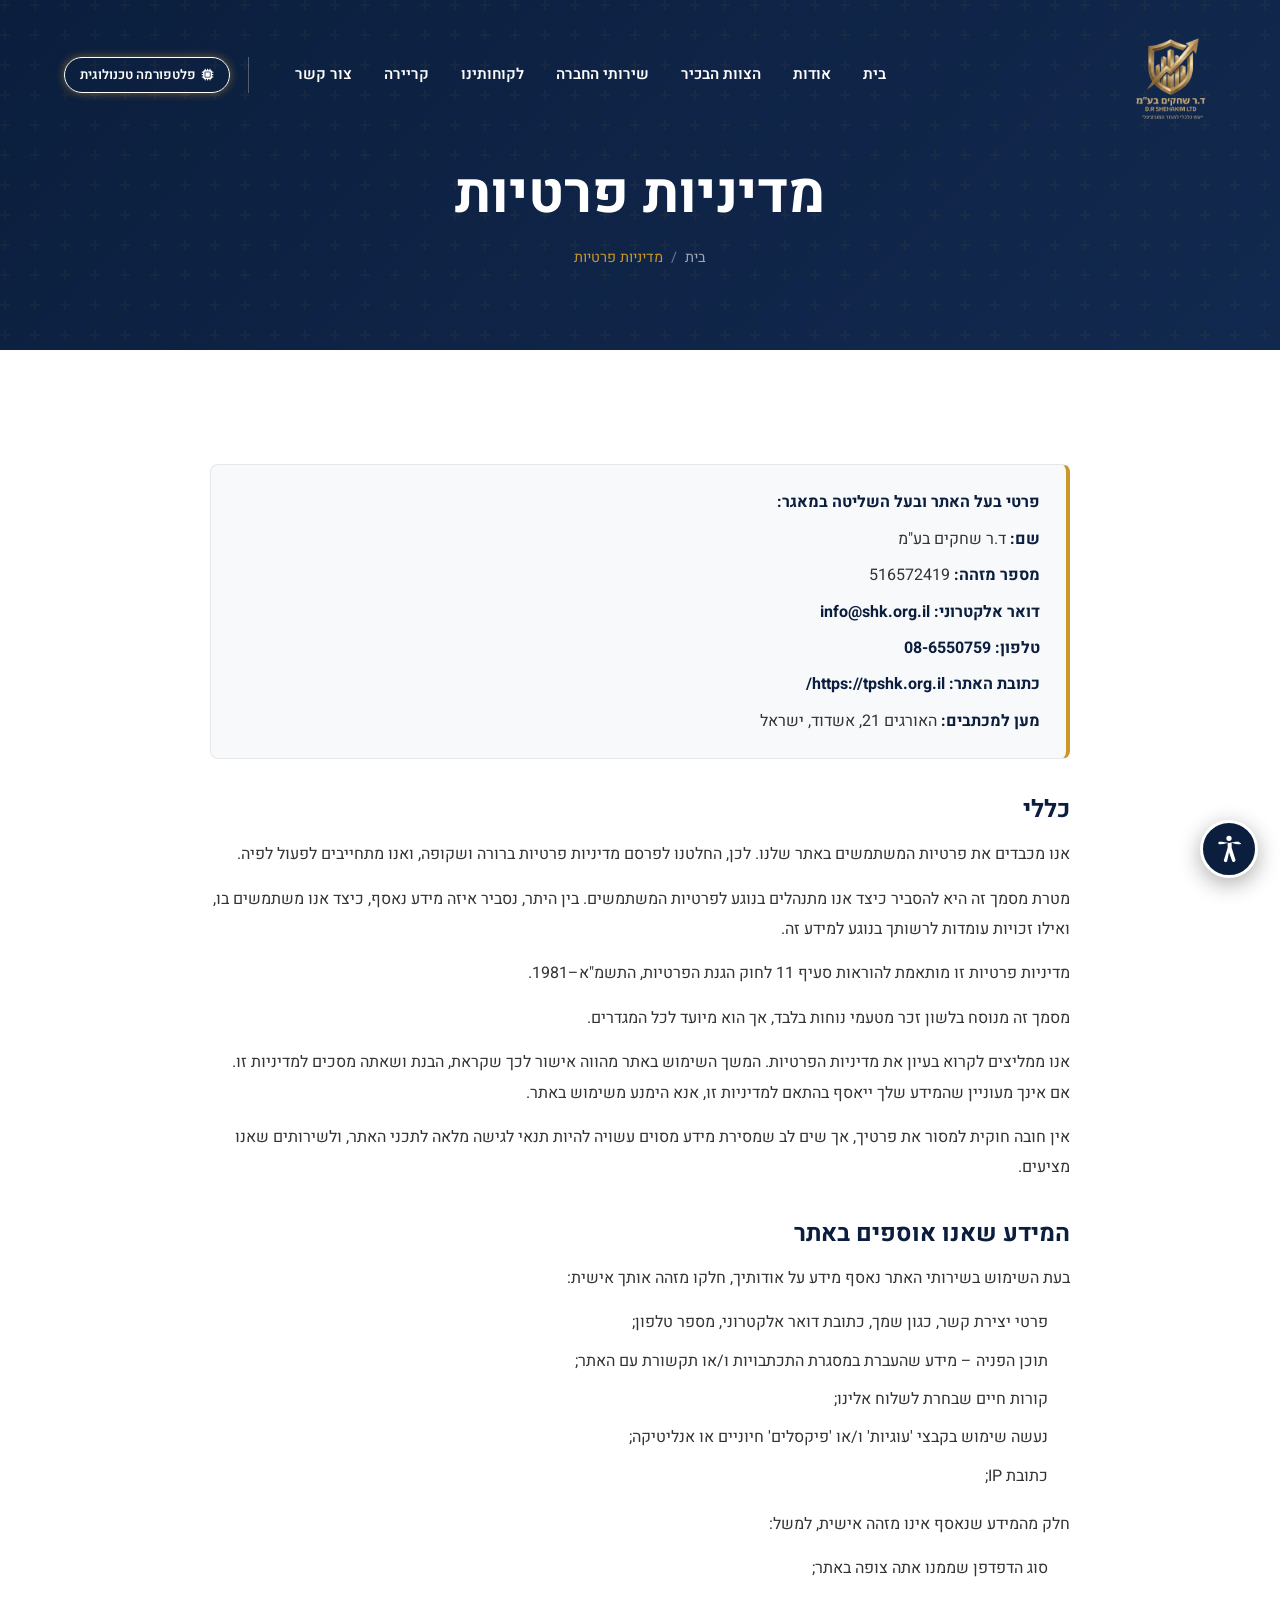
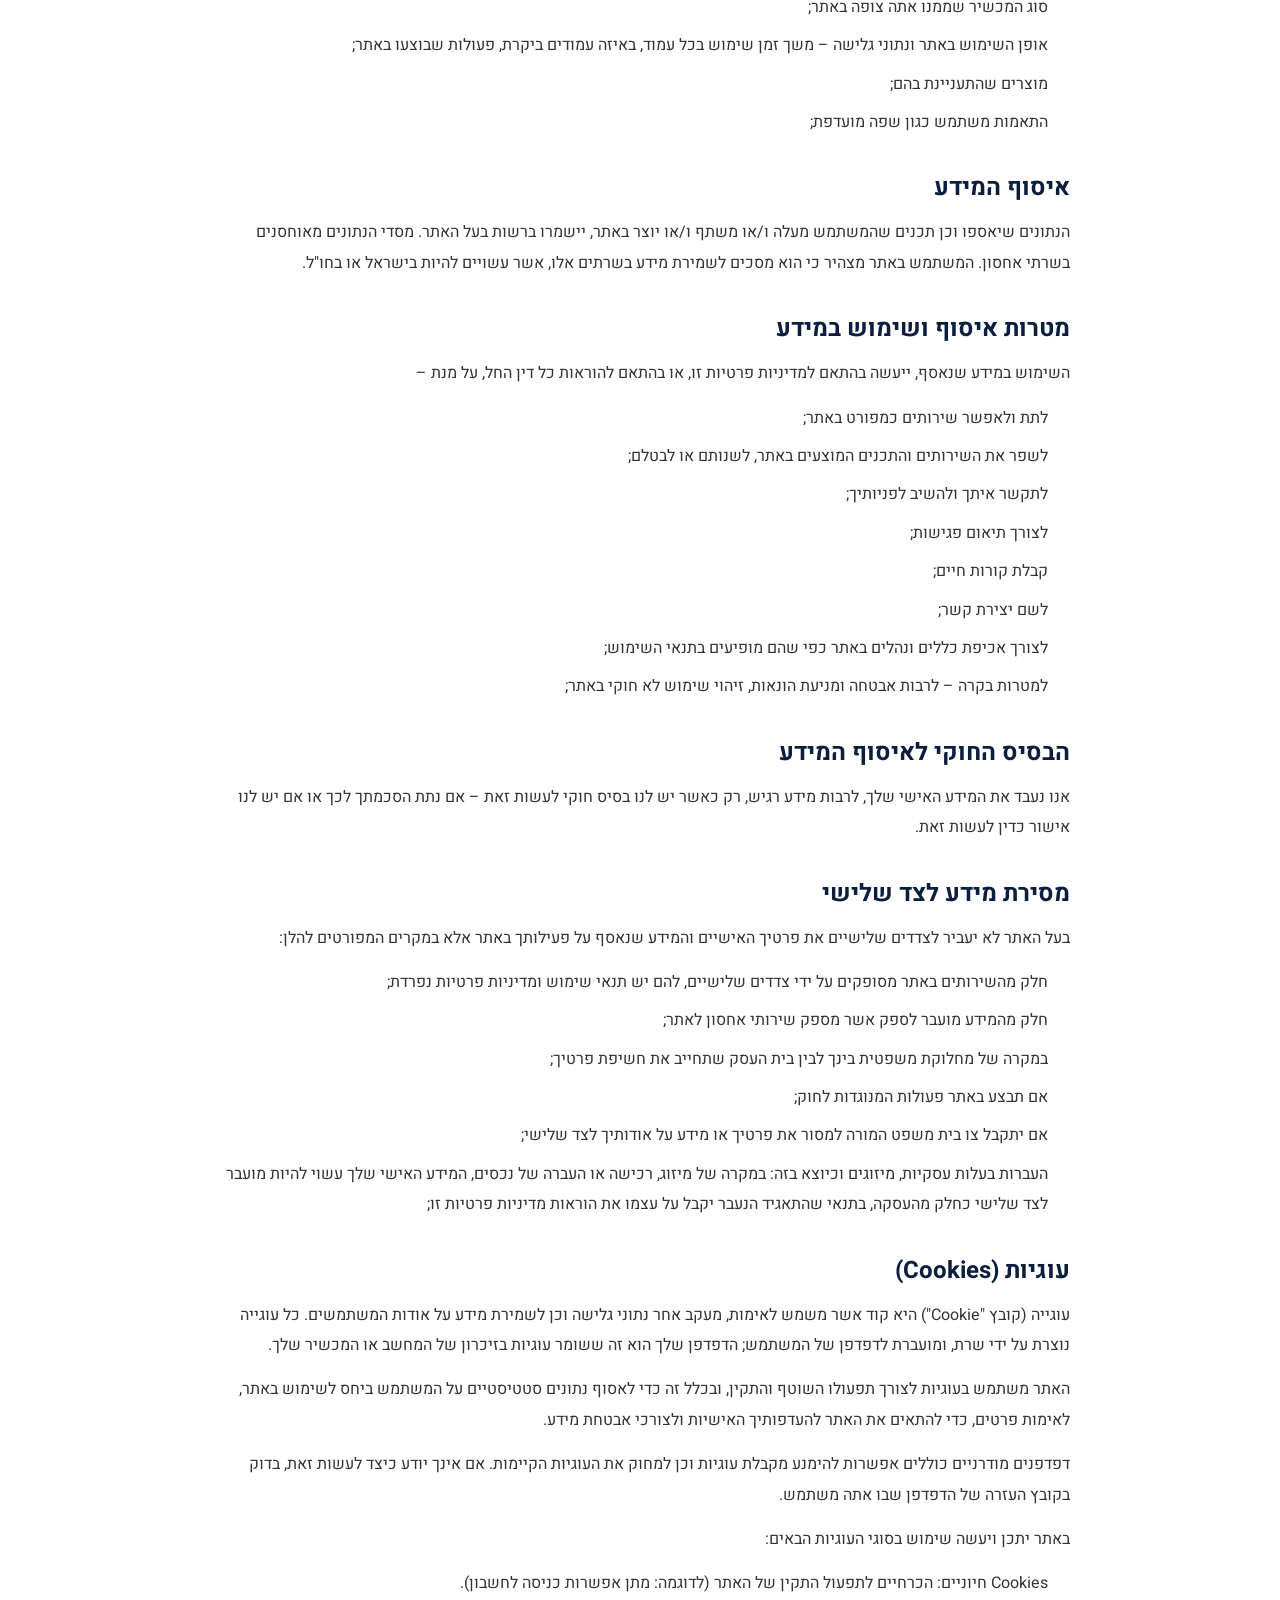
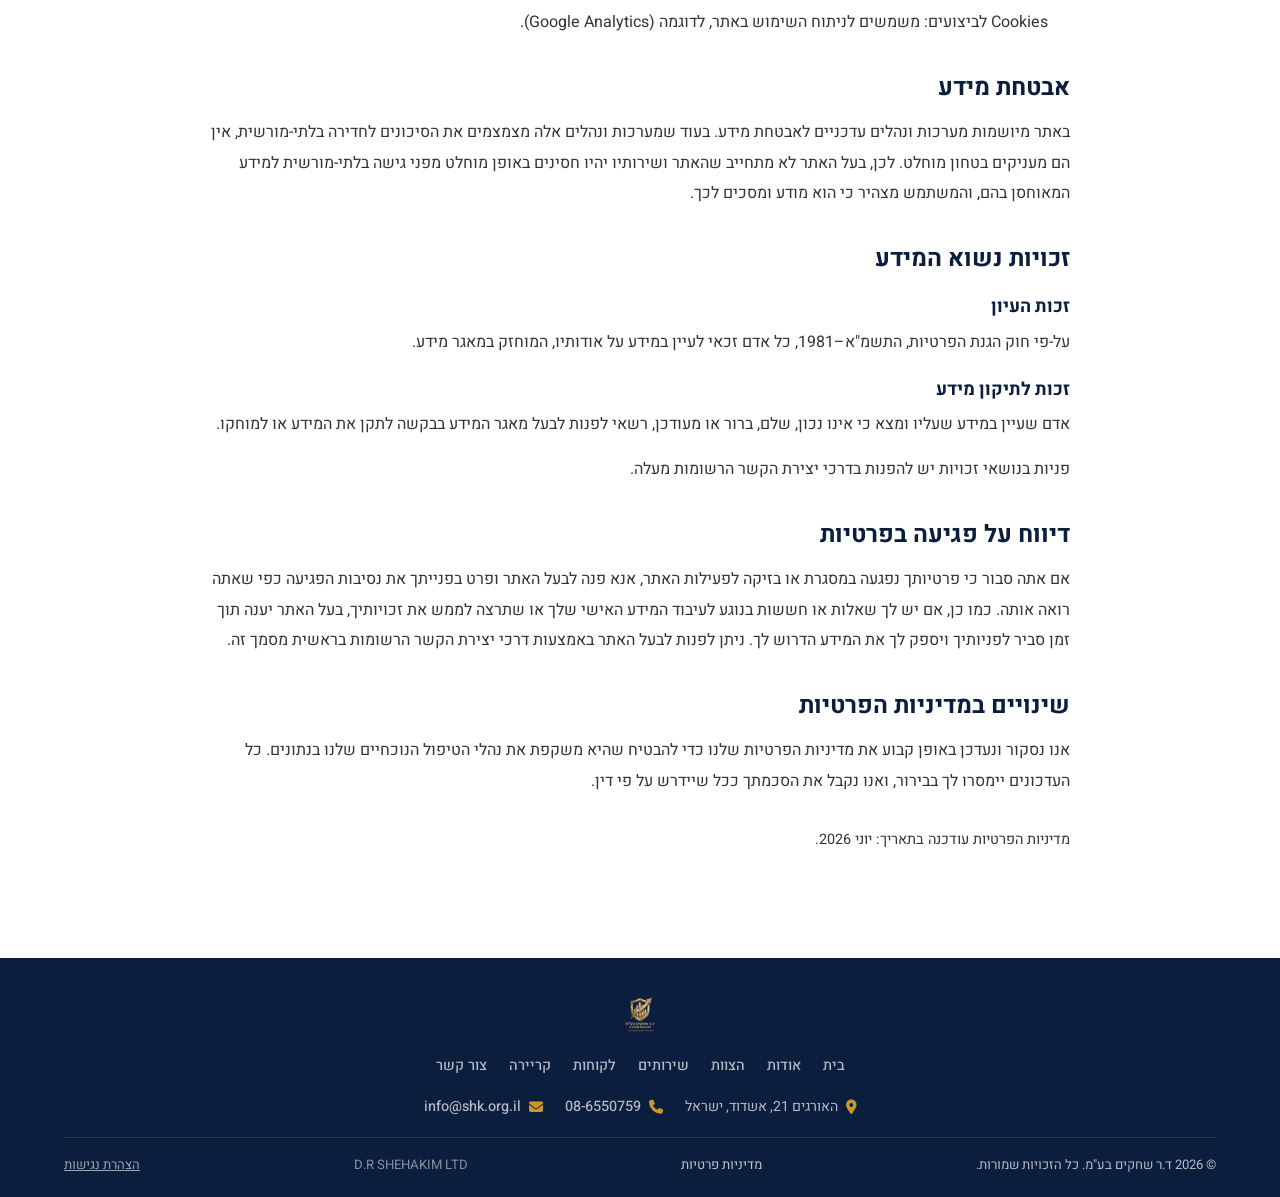
<file: מדיניות-פרטיות.html>
<!DOCTYPE html>
<html lang="he" dir="rtl">
<head>
  <meta charset="UTF-8">
  <meta name="viewport" content="width=device-width, initial-scale=1.0">
  <link rel="icon" type="image/png" sizes="32x32" href="favicon.png">
  <link rel="icon" href="favicon.ico" sizes="any">
  <link rel="apple-touch-icon" href="apple-touch-icon.png">
  <title>מדיניות פרטיות | ד.ר שחקים</title>
  <meta name="description" content="מדיניות הפרטיות של אתר ד.ר שחקים – איזה מידע נאסף, כיצד אנו משתמשים בו, עוגיות, אבטחת מידע וזכויותיך על פי חוק הגנת הפרטיות.">
  <link rel="stylesheet" href="css/style.css">
  <link rel="stylesheet" href="css/accessibility.css">
  <link rel="stylesheet" href="https://cdnjs.cloudflare.com/ajax/libs/font-awesome/6.5.0/css/all.min.css">
  <style>
    .legal-doc { max-width: 860px; margin: 0 auto; }
    .legal-doc h2 { color: var(--navy); margin: 36px 0 14px; font-size: 1.5rem; }
    .legal-doc h2:first-child { margin-top: 0; }
    .legal-doc h3 { color: var(--navy); margin: 22px 0 8px; font-size: 1.12rem; }
    .legal-doc p { color: #333; line-height: 1.9; margin-bottom: 14px; }
    .legal-doc ul { margin: 0 0 18px; padding-inline-start: 22px; }
    .legal-doc li { color: #333; line-height: 1.9; margin-bottom: 8px; }
    .legal-info-box {
      background: var(--off-white);
      border: 1px solid var(--border);
      border-right: 4px solid var(--gold);
      border-radius: var(--radius-sm);
      padding: 22px 26px;
      margin: 24px 0 32px;
    }
    .legal-info-box p { margin-bottom: 6px; }
    .legal-info-box p:last-child { margin-bottom: 0; }
    .legal-info-box strong { color: var(--navy); }
    .legal-info-box a { color: var(--navy); font-weight: 700; }
    .legal-updated { color: var(--gray); font-size: .9rem; margin-top: 30px; }
  </style>
</head>
<body>

<nav class="navbar" id="navbar">
  <div class="container navbar-inner">
    <a href="/" class="logo">
      <img src="לוגו שחקים.png" alt="ד.ר שחקים">
    </a>
    <ul class="nav-links">
      <li><a href="/">בית</a></li>
      <li><a href="about">אודות</a></li>
      <li><a href="team">הצוות הבכיר</a></li>
      <li><a href="services">שירותי החברה</a></li>
      <li><a href="clients">לקוחותינו</a></li>
      <li><a href="careers">קריירה</a></li>
      <li><a href="contact">צור קשר</a></li>
      <li class="nav-cta-item"><a href="https://lp.tpshk.org.il" target="_blank" rel="noopener" class="nav-cta"><i class="fa-solid fa-microchip"></i> פלטפורמה טכנולוגית</a></li>
    </ul>
    <button class="hamburger" id="hamburger" aria-label="תפריט">
      <span></span><span></span><span></span>
    </button>
  </div>
</nav>
<div class="mobile-menu" id="mobileMenu">
  <button class="close-menu" id="closeMenu">×</button>
  <a href="/">בית</a>
  <a href="about">אודות</a>
  <a href="team">הצוות הבכיר</a>
  <a href="services">שירותי החברה</a>
  <a href="clients">לקוחותינו</a>
  <a href="careers">קריירה</a>
  <a href="contact">צור קשר</a>
  <a href="https://lp.tpshk.org.il" target="_blank" rel="noopener" class="nav-cta">פלטפורמה טכנולוגית</a>
</div>

<section class="page-hero">
  <div class="container">
    <h1>מדיניות פרטיות</h1>
    <div class="breadcrumb">
      <a href="/">בית</a>
      <span class="sep">/</span>
      <span>מדיניות פרטיות</span>
    </div>
  </div>
</section>

<section class="section-py">
  <div class="container">
    <div class="legal-doc">

      <div class="legal-info-box">
        <p><strong>פרטי בעל האתר ובעל השליטה במאגר:</strong></p>
        <p><strong>שם:</strong> ד.ר שחקים בע"מ</p>
        <p><strong>מספר מזהה:</strong> 516572419</p>
        <p><strong>דואר אלקטרוני:</strong> <a href="mailto:info@shk.org.il">info@shk.org.il</a></p>
        <p><strong>טלפון:</strong> <a href="tel:0086550759">08-6550759</a></p>
        <p><strong>כתובת האתר:</strong> <a href="https://tpshk.org.il/">https://tpshk.org.il/</a></p>
        <p><strong>מען למכתבים:</strong> האורגים 21, אשדוד, ישראל</p>
      </div>

      <h2>כללי</h2>
      <p>אנו מכבדים את פרטיות המשתמשים באתר שלנו. לכן, החלטנו לפרסם מדיניות פרטיות ברורה ושקופה, ואנו מתחייבים לפעול לפיה.</p>
      <p>מטרת מסמך זה היא להסביר כיצד אנו מתנהלים בנוגע לפרטיות המשתמשים. בין היתר, נסביר איזה מידע נאסף, כיצד אנו משתמשים בו, ואילו זכויות עומדות לרשותך בנוגע למידע זה.</p>
      <p>מדיניות פרטיות זו מותאמת להוראות סעיף 11 לחוק הגנת הפרטיות, התשמ"א–1981.</p>
      <p>מסמך זה מנוסח בלשון זכר מטעמי נוחות בלבד, אך הוא מיועד לכל המגדרים.</p>
      <p>אנו ממליצים לקרוא בעיון את מדיניות הפרטיות. המשך השימוש באתר מהווה אישור לכך שקראת, הבנת ושאתה מסכים למדיניות זו. אם אינך מעוניין שהמידע שלך ייאסף בהתאם למדיניות זו, אנא הימנע משימוש באתר.</p>
      <p>אין חובה חוקית למסור את פרטיך, אך שים לב שמסירת מידע מסוים עשויה להיות תנאי לגישה מלאה לתכני האתר, ולשירותים שאנו מציעים.</p>

      <h2>המידע שאנו אוספים באתר</h2>
      <p>בעת השימוש בשירותי האתר נאסף מידע על אודותיך, חלקו מזהה אותך אישית:</p>
      <ul>
        <li>פרטי יצירת קשר, כגון שמך, כתובת דואר אלקטרוני, מספר טלפון;</li>
        <li>תוכן הפניה – מידע שהעברת במסגרת התכתבויות ו/או תקשורת עם האתר;</li>
        <li>קורות חיים שבחרת לשלוח אלינו;</li>
        <li>נעשה שימוש בקבצי 'עוגיות' ו/או 'פיקסלים' חיוניים או אנליטיקה;</li>
        <li>כתובת <span dir="ltr">IP</span>;</li>
      </ul>
      <p>חלק מהמידע שנאסף אינו מזהה אישית, למשל:</p>
      <ul>
        <li>סוג הדפדפן שממנו אתה צופה באתר;</li>
        <li>סוג המכשיר שממנו אתה צופה באתר;</li>
        <li>אופן השימוש באתר ונתוני גלישה – משך זמן שימוש בכל עמוד, באיזה עמודים ביקרת, פעולות שבוצעו באתר;</li>
        <li>מוצרים שהתעניינת בהם;</li>
        <li>התאמות משתמש כגון שפה מועדפת;</li>
      </ul>

      <h2>איסוף המידע</h2>
      <p>הנתונים שיאספו וכן תכנים שהמשתמש מעלה ו/או משתף ו/או יוצר באתר, יישמרו ברשות בעל האתר. מסדי הנתונים מאוחסנים בשרתי אחסון. המשתמש באתר מצהיר כי הוא מסכים לשמירת מידע בשרתים אלו, אשר עשויים להיות בישראל או בחו"ל.</p>

      <h2>מטרות איסוף ושימוש במידע</h2>
      <p>השימוש במידע שנאסף, ייעשה בהתאם למדיניות פרטיות זו, או בהתאם להוראות כל דין החל, על מנת –</p>
      <ul>
        <li>לתת ולאפשר שירותים כמפורט באתר;</li>
        <li>לשפר את השירותים והתכנים המוצעים באתר, לשנותם או לבטלם;</li>
        <li>לתקשר איתך ולהשיב לפניותיך;</li>
        <li>לצורך תיאום פגישות;</li>
        <li>קבלת קורות חיים;</li>
        <li>לשם יצירת קשר;</li>
        <li>לצורך אכיפת כללים ונהלים באתר כפי שהם מופיעים בתנאי השימוש;</li>
        <li>למטרות בקרה – לרבות אבטחה ומניעת הונאות, זיהוי שימוש לא חוקי באתר;</li>
      </ul>

      <h2>הבסיס החוקי לאיסוף המידע</h2>
      <p>אנו נעבד את המידע האישי שלך, לרבות מידע רגיש, רק כאשר יש לנו בסיס חוקי לעשות זאת – אם נתת הסכמתך לכך או אם יש לנו אישור כדין לעשות זאת.</p>

      <h2>מסירת מידע לצד שלישי</h2>
      <p>בעל האתר לא יעביר לצדדים שלישיים את פרטיך האישיים והמידע שנאסף על פעילותך באתר אלא במקרים המפורטים להלן:</p>
      <ul>
        <li>חלק מהשירותים באתר מסופקים על ידי צדדים שלישיים, להם יש תנאי שימוש ומדיניות פרטיות נפרדת;</li>
        <li>חלק מהמידע מועבר לספק אשר מספק שירותי אחסון לאתר;</li>
        <li>במקרה של מחלוקת משפטית בינך לבין בית העסק שתחייב את חשיפת פרטיך;</li>
        <li>אם תבצע באתר פעולות המנוגדות לחוק;</li>
        <li>אם יתקבל צו בית משפט המורה למסור את פרטיך או מידע על אודותיך לצד שלישי;</li>
        <li>העברות בעלות עסקיות, מיזוגים וכיוצא בזה: במקרה של מיזוג, רכישה או העברה של נכסים, המידע האישי שלך עשוי להיות מועבר לצד שלישי כחלק מהעסקה, בתנאי שהתאגיד הנעבר יקבל על עצמו את הוראות מדיניות פרטיות זו;</li>
      </ul>

      <h2>עוגיות (Cookies)</h2>
      <p>עוגייה (קובץ "Cookie") היא קוד אשר משמש לאימות, מעקב אחר נתוני גלישה וכן לשמירת מידע על אודות המשתמשים. כל עוגייה נוצרת על ידי שרת, ומועברת לדפדפן של המשתמש; הדפדפן שלך הוא זה ששומר עוגיות בזיכרון של המחשב או המכשיר שלך.</p>
      <p>האתר משתמש בעוגיות לצורך תפעולו השוטף והתקין, ובכלל זה כדי לאסוף נתונים סטטיסטיים על המשתמש ביחס לשימוש באתר, לאימות פרטים, כדי להתאים את האתר להעדפותיך האישיות ולצורכי אבטחת מידע.</p>
      <p>דפדפנים מודרניים כוללים אפשרות להימנע מקבלת עוגיות וכן למחוק את העוגיות הקיימות. אם אינך יודע כיצד לעשות זאת, בדוק בקובץ העזרה של הדפדפן שבו אתה משתמש.</p>
      <p>באתר יתכן ויעשה שימוש בסוגי העוגיות הבאים:</p>
      <ul>
        <li><span dir="ltr">Cookies</span> חיוניים: הכרחיים לתפעול התקין של האתר (לדוגמה: מתן אפשרות כניסה לחשבון).</li>
        <li><span dir="ltr">Cookies</span> לביצועים: משמשים לניתוח השימוש באתר, לדוגמה (<span dir="ltr">Google Analytics</span>).</li>
      </ul>

      <h2>אבטחת מידע</h2>
      <p>באתר מיושמות מערכות ונהלים עדכניים לאבטחת מידע. בעוד שמערכות ונהלים אלה מצמצמים את הסיכונים לחדירה בלתי-מורשית, אין הם מעניקים בטחון מוחלט. לכן, בעל האתר לא מתחייב שהאתר ושירותיו יהיו חסינים באופן מוחלט מפני גישה בלתי-מורשית למידע המאוחסן בהם, והמשתמש מצהיר כי הוא מודע ומסכים לכך.</p>

      <h2>זכויות נשוא המידע</h2>
      <h3>זכות העיון</h3>
      <p>על-פי חוק הגנת הפרטיות, התשמ"א–1981, כל אדם זכאי לעיין במידע על אודותיו, המוחזק במאגר מידע.</p>
      <h3>זכות לתיקון מידע</h3>
      <p>אדם שעיין במידע שעליו ומצא כי אינו נכון, שלם, ברור או מעודכן, רשאי לפנות לבעל מאגר המידע בבקשה לתקן את המידע או למוחקו.</p>
      <p>פניות בנושאי זכויות יש להפנות בדרכי יצירת הקשר הרשומות מעלה.</p>

      <h2>דיווח על פגיעה בפרטיות</h2>
      <p>אם אתה סבור כי פרטיותך נפגעה במסגרת או בזיקה לפעילות האתר, אנא פנה לבעל האתר ופרט בפנייתך את נסיבות הפגיעה כפי שאתה רואה אותה. כמו כן, אם יש לך שאלות או חששות בנוגע לעיבוד המידע האישי שלך או שתרצה לממש את זכויותיך, בעל האתר יענה תוך זמן סביר לפניותיך ויספק לך את המידע הדרוש לך. ניתן לפנות לבעל האתר באמצעות דרכי יצירת הקשר הרשומות בראשית מסמך זה.</p>

      <h2>שינויים במדיניות הפרטיות</h2>
      <p>אנו נסקור ונעדכן באופן קבוע את מדיניות הפרטיות שלנו כדי להבטיח שהיא משקפת את נהלי הטיפול הנוכחיים שלנו בנתונים. כל העדכונים יימסרו לך בבירור, ואנו נקבל את הסכמתך ככל שיידרש על פי דין.</p>

      <p class="legal-updated">מדיניות הפרטיות עודכנה בתאריך: יוני 2026.</p>

    </div>
  </div>
</section>

<footer class="footer">
  <div class="container">
    <div class="footer-grid">
      <div class="footer-brand">
        <div class="footer-logo"><img src="לוגו שחקים.png" alt="ד.ר שחקים"></div>
        <p>המשרד המוביל בישראל בתחומי הניהול, הבקרה והליווי המקצועי של תקציבי חינוך ורווחה למגזר המוניציפלי.</p>
      </div>
      <div class="footer-col">
        <h5>ניווט מהיר</h5>
        <ul>
          <li><a href="/"><i class="fa-solid fa-chevron-left fa-xs"></i> בית</a></li>
          <li><a href="about"><i class="fa-solid fa-chevron-left fa-xs"></i> אודות</a></li>
          <li><a href="team"><i class="fa-solid fa-chevron-left fa-xs"></i> הצוות</a></li>
          <li><a href="services"><i class="fa-solid fa-chevron-left fa-xs"></i> שירותים</a></li>
          <li><a href="clients"><i class="fa-solid fa-chevron-left fa-xs"></i> לקוחות</a></li>
          <li><a href="careers"><i class="fa-solid fa-chevron-left fa-xs"></i> קריירה</a></li>
          <li><a href="contact"><i class="fa-solid fa-chevron-left fa-xs"></i> צור קשר</a></li>
        </ul>
      </div>
      <div class="footer-col">
        <h5>צור קשר</h5>
        <ul class="footer-contact">
          <li><i class="fa-solid fa-location-dot"></i> <span>האורגים 21, אשדוד, ישראל</span></li>
          <li><i class="fa-solid fa-phone"></i> <a href="tel:0086550759">08-6550759</a></li>
          <li><i class="fa-solid fa-envelope"></i> <a href="mailto:info@shk.org.il">info@shk.org.il</a></li>
        </ul>
      </div>
    </div>
    <hr class="footer-divider">
    <div class="footer-bottom">
      <div>© 2026 ד.ר שחקים בע"מ. כל הזכויות שמורות.</div>
      <div class="footer-legal">
        <a href="מדיניות-פרטיות">מדיניות פרטיות</a>
      </div>
      <div class="footer-bottom-right">D.R SHEHAKIM LTD</div>
    </div>
  </div>
</footer>

<script src="js/main.js"></script>
<script src="js/accessibility.js"></script>
</body>
</html>
</file>
<file: css/style.css>
/* =========================================
   ד.ר שחקים – Global Stylesheet
   ========================================= */

@import url('https://fonts.googleapis.com/css2?family=Heebo:wght@300;400;500;600;700;800;900&display=swap');

/* ---- CSS Variables ---- */
:root {
  --navy:    #0B1E3D;
  --navy-light: #12294F;
  --gold:    #C9972B;
  --gold-light: #E0B040;
  --white:   #FFFFFF;
  --off-white: #F8F9FB;
  --gray:    #6B7280;
  --dark:    #111827;
  --border:  #E5E7EB;
  --shadow:  0 4px 24px rgba(11,30,61,.12);
  --shadow-lg: 0 12px 48px rgba(11,30,61,.18);
  --radius:  12px;
  --radius-sm: 8px;
  --transition: all .3s cubic-bezier(.4,0,.2,1);
}

/* ---- Reset & Base ---- */
*, *::before, *::after { box-sizing: border-box; margin: 0; padding: 0; }
html { scroll-behavior: smooth; font-size: 16px; }
body {
  font-family: 'Heebo', Arial, sans-serif;
  direction: rtl;
  color: var(--dark);
  background: var(--white);
  line-height: 1.7;
  -webkit-font-smoothing: antialiased;
}
a { color: inherit; text-decoration: none; }
img { max-width: 100%; display: block; }
ul { list-style: none; }
button { cursor: pointer; font-family: inherit; }

/* ---- Typography ---- */
h1,h2,h3,h4,h5 { line-height: 1.25; font-weight: 700; color: var(--navy); }
h1 { font-size: clamp(2rem, 5vw, 3.5rem); }
h2 { font-size: clamp(1.6rem, 3.5vw, 2.5rem); }
h3 { font-size: clamp(1.2rem, 2.5vw, 1.75rem); }
/* כותרת H2 שנראית בדיוק כמו H3 — לשמירת היררכיה תקינה בלי שינוי חזותי */
h2.as-h3 { font-size: clamp(1.2rem, 2.5vw, 1.75rem); }
h4 { font-size: 1.2rem; }
p  { color: var(--gray); line-height: 1.8; }

/* ---- Utility ---- */
/* טקסט לקוראי מסך ולגוגל בלבד — לא נראה ויזואלית */
.sr-only {
  position: absolute;
  width: 1px; height: 1px;
  padding: 0; margin: -1px;
  overflow: hidden;
  clip: rect(0, 0, 0, 0);
  white-space: nowrap;
  border: 0;
}
.container { max-width: 1200px; margin: 0 auto; padding: 0 24px; }
.section-py { padding: 90px 0; }
.section-py-sm { padding: 60px 0; }
.text-center { text-align: center; }
.text-gold { color: var(--gold); }
.bg-navy { background: var(--navy); }
.bg-off { background: var(--off-white); }

/* Section heading */
.section-label {
  display: inline-block;
  font-size: .85rem;
  font-weight: 700;
  letter-spacing: .12em;
  text-transform: uppercase;
  color: var(--gold);
  margin-bottom: 12px;
}
.section-title { margin-bottom: 16px; }
.section-line {
  width: 52px;
  height: 3px;
  background: var(--gold);
  margin: 0 auto 48px;
  border-radius: 2px;
}
.section-line.right { margin-right: 0; margin-left: auto; }

/* ---- Buttons ---- */
.btn {
  display: inline-flex;
  align-items: center;
  gap: 8px;
  padding: 14px 32px;
  border-radius: 50px;
  font-size: 1rem;
  font-weight: 600;
  transition: var(--transition);
  border: 2px solid transparent;
}
.btn-gold {
  background: var(--gold);
  color: var(--white);
}
.btn-gold:hover {
  background: var(--gold-light);
  transform: translateY(-2px);
  box-shadow: 0 8px 24px rgba(201,151,43,.35);
}
.btn-outline-gold {
  border-color: var(--gold);
  color: var(--gold);
  background: transparent;
}
.btn-outline-gold:hover {
  background: var(--gold);
  color: var(--white);
  transform: translateY(-2px);
}
/* back button: filled by default, outline on hover */
.btn-back {
  background: var(--gold);
  color: var(--white);
  border: 2px solid var(--gold);
}
.btn-back:hover {
  background: transparent;
  color: var(--gold);
  transform: translateY(-2px);
}
.btn-outline-white {
  border-color: rgba(255,255,255,.6);
  color: var(--white);
  background: transparent;
}
.btn-outline-white:hover {
  background: rgba(255,255,255,.15);
  border-color: var(--white);
}

/* =========================================
   NAVIGATION
   ========================================= */
.navbar {
  position: fixed;
  top: 0; right: 0; left: 0;
  z-index: 1000;
  padding: 20px 0;
  transition: var(--transition);
}
.navbar.scrolled {
  background: var(--white);
  padding: 12px 0;
  box-shadow: 0 2px 20px rgba(0,0,0,.1);
}
.navbar-inner {
  display: flex;
  align-items: center;
  justify-content: space-between;
}
.logo img {
  height: 110px;
  transition: var(--transition);
}
.navbar.scrolled .logo img { height: 88px; }

.nav-links {
  display: flex;
  align-items: center;
  gap: 32px;
}
.nav-links a {
  font-size: .95rem;
  font-weight: 600;
  color: var(--white);
  position: relative;
  transition: var(--transition);
}
.navbar.scrolled .nav-links a { color: var(--navy); }
.nav-links a::after {
  content: '';
  position: absolute;
  bottom: -4px;
  right: 0;
  width: 0;
  height: 2px;
  background: var(--gold);
  transition: width .3s ease;
}
.nav-links a:hover::after,
.nav-links a.active::after { width: 100%; }
.nav-links a:hover { color: var(--gold); }
.navbar.scrolled .nav-links a:hover { color: var(--gold); }

/* --- Technology Platform highlighted nav tab --- */
.nav-links .nav-cta-item {
  margin-inline-start: 14px;
  padding-inline-start: 18px;
  border-inline-start: 1px solid rgba(255,255,255,.28);
}
.navbar.scrolled .nav-links .nav-cta-item { border-inline-start-color: rgba(11,30,61,.15); }
.nav-links a.nav-cta {
  display: inline-flex;
  align-items: center;
  gap: 6px;
  padding: 6px 15px;
  font-size: .82rem;
  border-radius: 50px;
  color: #fff;
  background: transparent;
  border: 1.5px solid #fff;
  box-shadow: 0 0 9px rgba(201,151,43,.55);
  animation: ctaGlow 2.6s ease-in-out infinite;
}
.navbar.scrolled .nav-links a.nav-cta { color: var(--gold); border-color: var(--gold); }
.nav-links a.nav-cta::after { display: none; }
.nav-links a.nav-cta:hover {
  color: #fff;
  transform: translateY(-2px);
  box-shadow: 0 0 18px rgba(201,151,43,.95);
}
.navbar.scrolled .nav-links a.nav-cta:hover { color: var(--gold); }
.nav-links a.nav-cta i { font-size: .9em; }
@keyframes ctaGlow {
  0%, 100% { box-shadow: 0 0 8px rgba(201,151,43,.45); }
  50%      { box-shadow: 0 0 17px rgba(201,151,43,.85); }
}
/* mobile menu variant */
.mobile-menu a.nav-cta {
  margin-top: 8px;
  padding: 12px 30px;
  border-radius: 50px;
  color: #fff;
  background: linear-gradient(135deg, var(--gold) 0%, var(--gold-light) 100%);
  box-shadow: 0 6px 18px rgba(201,151,43,.45);
}
.mobile-menu a.nav-cta:hover { color: #fff; }

/* Mobile nav */
.hamburger {
  display: none;
  flex-direction: column;
  gap: 5px;
  background: none;
  border: none;
  padding: 4px;
}
.hamburger span {
  display: block;
  width: 26px;
  height: 2px;
  background: var(--white);
  border-radius: 2px;
  transition: var(--transition);
}
.navbar.scrolled .hamburger span { background: var(--navy); }

.mobile-menu {
  display: none;
  position: fixed;
  top: 0; left: 0; right: 0; bottom: 0;
  background: var(--navy);
  z-index: 2000;
  flex-direction: column;
  align-items: center;
  justify-content: center;
  gap: 36px;
  padding: 40px;
}
.mobile-menu.open { display: flex; }
.mobile-menu a {
  font-size: 1.5rem;
  font-weight: 700;
  color: var(--white);
  transition: var(--transition);
}
.mobile-menu a:hover { color: var(--gold); }
.close-menu {
  position: absolute;
  top: 24px;
  left: 24px;
  background: none;
  border: none;
  color: var(--white);
  font-size: 2rem;
  line-height: 1;
}

/* =========================================
   HERO VIDEO
   ========================================= */
.hero {
  position: relative;
  height: 100vh;
  height: 100dvh; /* fills full mobile screen incl. browser chrome */
  min-height: 560px;
  overflow: hidden;
  display: flex;
  align-items: center;
  justify-content: center;
}
.hero-video {
  position: absolute;
  inset: 0;
  width: 100%;
  height: 100%;
  object-fit: cover;
  object-position: center;
  z-index: 0;
}
.hero-overlay {
  position: absolute;
  inset: 0;
  background: rgba(0,0,0,0.22);
  z-index: 1;
}
.hero-content {
  position: relative;
  z-index: 2;
  text-align: center;
  padding: 0 24px;
  max-width: 860px;
}
.hero-tag {
  display: inline-flex;
  align-items: center;
  gap: 8px;
  background: rgba(201,151,43,.2);
  border: 1px solid rgba(201,151,43,.5);
  color: var(--gold-light);
  padding: 6px 18px;
  border-radius: 50px;
  font-size: .85rem;
  font-weight: 600;
  letter-spacing: .08em;
  margin-bottom: 28px;
  animation: fadeDown .8s ease both;
}
.hero h1 {
  color: var(--white);
  font-size: clamp(2.2rem, 5.5vw, 4rem);
  font-weight: 900;
  margin-bottom: 20px;
  animation: fadeDown .8s .15s ease both;
}
.hero h1 span { color: var(--gold); }
.hero p {
  color: rgba(255,255,255,.82);
  font-size: clamp(1rem, 2vw, 1.2rem);
  margin-bottom: 36px;
  animation: fadeDown .8s .3s ease both;
}
.hero-btns {
  display: flex;
  gap: 16px;
  justify-content: center;
  flex-wrap: wrap;
  animation: fadeDown .8s .45s ease both;
}
.scroll-hint {
  position: absolute;
  bottom: 36px;
  left: 50%;
  transform: translateX(-50%);
  z-index: 2;
  display: flex;
  flex-direction: column;
  align-items: center;
  gap: 8px;
  color: rgba(255,255,255,.6);
  font-size: .75rem;
  animation: bounce 2s ease-in-out infinite;
}
.scroll-hint i { font-size: 1.5rem; }

/* =========================================
   PAGE HERO (inner pages)
   ========================================= */
.page-hero {
  background: linear-gradient(135deg, var(--navy) 0%, var(--navy-light) 100%);
  padding: 160px 0 80px;
  text-align: center;
  position: relative;
  overflow: hidden;
}
.page-hero::before {
  content: '';
  position: absolute;
  inset: 0;
  background: url("data:image/svg+xml,%3Csvg width='60' height='60' viewBox='0 0 60 60' xmlns='http://www.w3.org/2000/svg'%3E%3Cg fill='none' fill-rule='evenodd'%3E%3Cg fill='%23C9972B' fill-opacity='0.05'%3E%3Cpath d='M36 34v-4h-2v4h-4v2h4v4h2v-4h4v-2h-4zm0-30V0h-2v4h-4v2h4v4h2V6h4V4h-4zM6 34v-4H4v4H0v2h4v4h2v-4h4v-2H6zM6 4V0H4v4H0v2h4v4h2V6h4V4H6z'/%3E%3C/g%3E%3C/g%3E%3C/svg%3E");
}
.page-hero h1 { color: var(--white); position: relative; z-index: 1; }
.page-hero .breadcrumb {
  display: flex;
  justify-content: center;
  gap: 8px;
  margin-top: 16px;
  position: relative;
  z-index: 1;
}
.page-hero .breadcrumb a { color: rgba(255,255,255,.6); font-size: .9rem; }
.page-hero .breadcrumb span { color: var(--gold); font-size: .9rem; }
.page-hero .breadcrumb .sep { color: rgba(255,255,255,.4); }

/* =========================================
   STATS SECTION
   ========================================= */
.stats-section {
  background: linear-gradient(120deg, #B8861F 0%, #C9972B 45%, #E0B040 100%);
  padding: 60px 0;
  position: relative;
  overflow: hidden;
}
.stats-section::before {
  content: '';
  position: absolute;
  inset: 0;
  background: url("data:image/svg+xml,%3Csvg width='40' height='40' viewBox='0 0 40 40' xmlns='http://www.w3.org/2000/svg'%3E%3Cg fill='%23ffffff' fill-opacity='0.05'%3E%3Cpath d='M0 38.59l2.83-2.83 1.41 1.41L1.41 40H0v-1.41zM0 1.4l2.83 2.83 1.41-1.41L1.41 0H0v1.41zM38.59 40l-2.83-2.83 1.41-1.41L40 38.59V40h-1.41zM40 1.41l-2.83 2.83-1.41-1.41L38.59 0H40v1.41z'/%3E%3C/g%3E%3C/svg%3E");
}
.stats-grid {
  display: grid;
  grid-template-columns: repeat(4, 1fr);
  gap: 24px;
  background: transparent;
  position: relative;
  z-index: 1;
}
.stat-item {
  padding: 34px 22px;
  text-align: center;
  background: rgba(255,255,255,.15);
  border: 1px solid rgba(255,255,255,.32);
  border-radius: 18px;
  backdrop-filter: blur(3px);
  transition: var(--transition);
}
.stat-item:hover {
  transform: translateY(-6px);
  background: rgba(255,255,255,.24);
  box-shadow: 0 14px 34px rgba(120,80,10,.25);
}
.stat-ico {
  width: 58px;
  height: 58px;
  margin: 0 auto 14px;
  border-radius: 50%;
  background: #fff;
  display: flex;
  align-items: center;
  justify-content: center;
  font-size: 1.45rem;
  color: var(--gold);
  box-shadow: 0 6px 16px rgba(0,0,0,.12);
}
.stat-number {
  font-size: clamp(2.4rem, 4vw, 3.4rem);
  font-weight: 900;
  color: #fff;
  line-height: 1;
  margin-bottom: 6px;
  text-shadow: 0 2px 10px rgba(0,0,0,.18);
}
.stat-label {
  font-size: .95rem;
  color: rgba(255,255,255,.95);
  font-weight: 600;
}

/* =========================================
   ABOUT SECTION (HOME)
   ========================================= */
.about-home {
  padding: 100px 0;
}
.about-home-grid {
  display: grid;
  grid-template-columns: 1fr 1fr;
  gap: 80px;
  align-items: center;
}
.about-img-wrap {
  position: relative;
}
.about-img-wrap img {
  width: 100%;
  height: 520px;
  object-fit: cover;
  border-radius: 20px;
  box-shadow: var(--shadow-lg);
}
.about-badge {
  position: absolute;
  bottom: -24px;
  left: -24px;
  background: var(--gold);
  color: var(--white);
  padding: 24px 28px;
  border-radius: var(--radius);
  text-align: center;
  box-shadow: var(--shadow);
}
.about-badge strong { display: block; font-size: 2rem; font-weight: 900; line-height: 1; }
.about-badge span { font-size: .85rem; font-weight: 500; }

.about-text .section-line { margin: 0 0 32px; }
.about-text p { margin-bottom: 16px; }
.about-features {
  display: grid;
  grid-template-columns: 1fr 1fr;
  gap: 16px;
  margin: 32px 0;
}
.about-feat {
  display: flex;
  align-items: flex-start;
  gap: 12px;
}
.about-feat i {
  color: var(--gold);
  font-size: 1.2rem;
  margin-top: 2px;
  flex-shrink: 0;
}
.about-feat span { font-size: .95rem; font-weight: 500; color: var(--dark); }

/* =========================================
   SERVICES GRID
   ========================================= */
.services-grid {
  display: grid;
  grid-template-columns: repeat(4, 1fr);
  gap: 24px;
}
.service-card {
  position: relative;
  border-radius: var(--radius);
  overflow: hidden;
  height: 280px;
  cursor: pointer;
  box-shadow: var(--shadow);
  transition: var(--transition);
}
.service-card:hover { transform: translateY(-6px); box-shadow: var(--shadow-lg); }
.service-card-bg {
  position: absolute;
  inset: 0;
  background-size: cover;
  background-position: center;
  transition: transform .5s ease;
}
.service-card:hover .service-card-bg { transform: scale(1.08); }
.service-card-overlay {
  position: absolute;
  inset: 0;
  background: linear-gradient(
    to top,
    rgba(11,30,61,.92) 0%,
    rgba(11,30,61,.5) 50%,
    rgba(11,30,61,.2) 100%
  );
  transition: var(--transition);
}
.service-card:hover .service-card-overlay {
  background: linear-gradient(
    to top,
    rgba(11,30,61,.96) 0%,
    rgba(11,30,61,.7) 60%,
    rgba(11,30,61,.3) 100%
  );
}
.service-card-content {
  position: absolute;
  bottom: 0;
  right: 0;
  left: 0;
  padding: 24px 20px;
  transition: var(--transition);
}
.service-icon {
  width: 48px;
  height: 48px;
  border-radius: 12px;
  background: var(--gold);
  display: flex;
  align-items: center;
  justify-content: center;
  margin-bottom: 12px;
  transition: var(--transition);
}
.service-icon i { color: var(--white); font-size: 1.25rem; }
.service-card h4 { color: var(--white); font-size: 1.05rem; font-weight: 700; margin-bottom: 6px; }
.service-arrow {
  display: flex;
  align-items: center;
  gap: 6px;
  color: var(--gold);
  font-size: .85rem;
  font-weight: 600;
  opacity: 0;
  transform: translateY(10px);
  transition: var(--transition);
}
.service-card:hover .service-arrow { opacity: 1; transform: translateY(0); }

/* Services page full */
.service-card-full {
  border-radius: var(--radius);
  overflow: hidden;
  height: 320px;
}

/* =========================================
   TEAM CARDS
   ========================================= */
.team-grid {
  display: grid;
  grid-template-columns: repeat(3, 1fr);
  gap: 28px;
}
.team-card {
  background: var(--white);
  border-radius: var(--radius);
  overflow: hidden;
  box-shadow: var(--shadow);
  transition: var(--transition);
  border: 1px solid var(--border);
}
.team-card:hover { transform: translateY(-8px); box-shadow: var(--shadow-lg); }
.team-photo {
  width: 100%;
  height: 280px;
  object-fit: cover;
  object-position: center top;
  display: block;
}
.team-info {
  padding: 24px 20px;
}
.team-role {
  font-size: .82rem;
  font-weight: 700;
  color: var(--gold);
  text-transform: uppercase;
  letter-spacing: .08em;
  margin-bottom: 6px;
}
.team-info h3 { font-size: 1.2rem; margin-bottom: 12px; }
.team-info p { font-size: .9rem; line-height: 1.7; }
.team-info p.truncated {
  display: -webkit-box;
  -webkit-line-clamp: 3;
  -webkit-box-orient: vertical;
  overflow: hidden;
}
.team-expand {
  background: none;
  border: none;
  color: var(--gold);
  font-size: .85rem;
  font-weight: 600;
  margin-top: 8px;
  padding: 0;
  display: inline-flex;
  align-items: center;
  gap: 4px;
  transition: var(--transition);
}
.team-expand:hover { color: var(--gold-light); }

/* Team page full description */
.team-page-grid {
  display: grid;
  grid-template-columns: repeat(2, 1fr);
  gap: 32px;
}
.team-card-full {
  display: flex;
  gap: 24px;
  background: var(--white);
  border-radius: var(--radius);
  overflow: hidden;
  box-shadow: var(--shadow);
  border: 1px solid var(--border);
  transition: var(--transition);
  padding: 0;
}
.team-card-full:hover { transform: translateY(-4px); box-shadow: var(--shadow-lg); }
.team-card-full .team-photo {
  width: 200px;
  min-width: 200px;
  height: 100%;
  min-height: 260px;
  object-fit: cover;
  object-position: center top;
}
.team-card-full .team-info { padding: 28px 24px 28px 28px; }
.team-card-full .team-info h3 { font-size: 1.3rem; }
.team-card-full .team-info p { font-size: .92rem; }

/* =========================================
   CLIENTS CAROUSEL
   ========================================= */
.clients-section { padding: 80px 0; overflow: hidden; }
.clients-track-wrap { overflow: hidden; position: relative; }
.clients-track-wrap::before,
.clients-track-wrap::after {
  content: '';
  position: absolute;
  top: 0; bottom: 0;
  width: 120px;
  z-index: 2;
}
.clients-track-wrap::before {
  right: 0;
  background: linear-gradient(to left, var(--off-white), transparent);
}
.clients-track-wrap::after {
  left: 0;
  background: linear-gradient(to right, var(--off-white), transparent);
}
.clients-track {
  display: flex;
  gap: 40px;
  animation: scrollLogos 60s linear infinite;
  width: max-content;
}
.clients-track:hover { animation-play-state: paused; }
.client-logo {
  flex-shrink: 0;
  width: 140px;
  height: 80px;
  display: flex;
  align-items: center;
  justify-content: center;
  transition: var(--transition);
  opacity: .85;
}
.client-logo:hover { opacity: 1; transform: scale(1.05); }
.client-logo img { max-width: 120px; max-height: 60px; object-fit: contain; }

/* Clients grid page */
.clients-grid {
  display: grid;
  grid-template-columns: repeat(6, 1fr);
  gap: 20px;
}
.client-grid-item {
  background: var(--white);
  border: 1px solid var(--border);
  border-radius: var(--radius-sm);
  padding: 20px 14px;
  display: flex;
  align-items: center;
  justify-content: center;
  height: 120px;
  transition: var(--transition);
}
.client-grid-item:hover {
  box-shadow: var(--shadow-lg);
  border-color: var(--gold);
  transform: translateY(-6px) scale(1.03);
}
.client-grid-item img {
  max-width: 112px;
  max-height: 76px;
  object-fit: contain;
  filter: saturate(1.12);
  opacity: .82;
  transition: var(--transition);
}
.client-grid-item:hover img { filter: saturate(1.25); opacity: 1; transform: scale(1.05); }

/* =========================================
   CONTACT SECTION
   ========================================= */
.contact-grid {
  display: grid;
  grid-template-columns: 1fr 1.5fr;
  gap: 60px;
  align-items: start;
}
.contact-info-item {
  display: flex;
  gap: 16px;
  align-items: flex-start;
  margin-bottom: 28px;
}
.contact-icon {
  width: 50px;
  height: 50px;
  min-width: 50px;
  background: rgba(201,151,43,.12);
  border-radius: var(--radius-sm);
  display: flex;
  align-items: center;
  justify-content: center;
}
.contact-icon i { color: var(--gold); font-size: 1.2rem; }
.contact-info-item strong { display: block; color: var(--dark); font-weight: 600; margin-bottom: 2px; }
.contact-info-item p, .contact-info-item a { color: var(--gray); font-size: .95rem; }
.contact-info-item a:hover { color: var(--gold); }

/* Form */
.form-group { margin-bottom: 20px; }
.form-group label {
  display: block;
  font-size: .9rem;
  font-weight: 600;
  color: var(--dark);
  margin-bottom: 8px;
}
.form-group input,
.form-group textarea,
.form-group select {
  width: 100%;
  padding: 13px 16px;
  border: 1.5px solid var(--border);
  border-radius: var(--radius-sm);
  font-size: .95rem;
  font-family: inherit;
  color: var(--dark);
  background: var(--white);
  transition: var(--transition);
  direction: rtl;
}
.form-group input:focus,
.form-group textarea:focus {
  outline: none;
  border-color: var(--gold);
  box-shadow: 0 0 0 3px rgba(201,151,43,.15);
}
.form-group textarea { resize: vertical; min-height: 140px; }
.form-row { display: grid; grid-template-columns: 1fr 1fr; gap: 16px; }
.btn-submit {
  width: 100%;
  padding: 16px;
  background: var(--navy);
  color: var(--white);
  border: none;
  border-radius: var(--radius-sm);
  font-size: 1rem;
  font-weight: 700;
  cursor: pointer;
  transition: var(--transition);
  display: flex;
  align-items: center;
  justify-content: center;
  gap: 10px;
}
.btn-submit:hover { background: var(--navy-light); transform: translateY(-2px); box-shadow: var(--shadow); }

/* =========================================
   CAREERS
   ========================================= */
.careers-content {
  max-width: 720px;
  margin: 0 auto;
}
.file-input-wrap {
  border: 2px dashed var(--border);
  border-radius: var(--radius-sm);
  padding: 32px;
  text-align: center;
  cursor: pointer;
  transition: var(--transition);
}
.file-input-wrap:hover { border-color: var(--gold); background: rgba(201,151,43,.04); }
.file-input-wrap i { font-size: 2rem; color: var(--gold); display: block; margin-bottom: 8px; }
.file-input-wrap p { font-size: .9rem; color: var(--gray); }
.file-input-wrap input[type=file] { display: none; }

/* =========================================
   FOOTER
   ========================================= */
.footer {
  background: var(--navy);
  color: rgba(255,255,255,.7);
  padding: 32px 0 20px;
}
/* compact, centered footer */
.footer-grid {
  display: flex;
  flex-direction: column;
  align-items: center;
  text-align: center;
  gap: 16px;
  margin-bottom: 18px;
}
.footer-brand { display: flex; flex-direction: column; align-items: center; }
.footer-logo img { height: 46px; margin-bottom: 0; }
.footer-brand p { display: none; } /* hide long description for a small footer */
/* hide column headings */
.footer-col h5 { display: none; }
/* horizontal nav row */
.footer-col ul {
  display: flex;
  flex-wrap: wrap;
  justify-content: center;
  gap: 6px 22px;
}
.footer-col ul li { margin-bottom: 0; }
.footer-col ul li a {
  font-size: .9rem;
  font-weight: 500;
  transition: var(--transition);
  display: inline-flex;
  align-items: center;
}
.footer-col ul li a i { display: none; } /* hide chevrons for clean row */
.footer-col ul li a:hover { color: var(--gold); }
/* horizontal contact row */
.footer-contact {
  display: flex;
  flex-wrap: wrap;
  justify-content: center;
  gap: 6px 24px;
}
.footer-contact li {
  display: inline-flex;
  align-items: center;
  gap: 8px;
  margin-bottom: 0;
  font-size: .88rem;
}
.footer-contact i { color: var(--gold); flex-shrink: 0; }
.footer-divider { border: none; border-top: 1px solid rgba(255,255,255,.12); margin-bottom: 16px; }
.footer-bottom {
  display: flex;
  justify-content: space-between;
  align-items: center;
  font-size: .82rem;
  flex-wrap: wrap;
  gap: 8px;
}
.footer-bottom-right { color: rgba(255,255,255,.5); }
.footer-legal { display: flex; align-items: center; gap: 10px; }
.footer-legal a { color: rgba(255,255,255,.75); text-decoration: none; transition: var(--transition); }
.footer-legal a:hover { color: var(--gold); }
.footer-legal .sep { color: rgba(255,255,255,.3); }

/* אישור מדיניות פרטיות בטפסים */
.form-consent {
  display: flex;
  align-items: flex-start;
  gap: 9px;
  margin: 2px 0 18px;
  font-size: .85rem;
  line-height: 1.6;
  color: var(--gray);
}
.form-consent input[type="checkbox"] {
  width: 17px;
  height: 17px;
  margin-top: 2px;
  flex-shrink: 0;
  accent-color: var(--gold);
  cursor: pointer;
}
.form-consent label { cursor: pointer; }
.form-consent a { color: var(--navy); font-weight: 700; text-decoration: underline; }
.form-consent a:hover { color: var(--gold); }

/* =========================================
   ANIMATIONS
   ========================================= */
@keyframes fadeDown {
  from { opacity: 0; transform: translateY(-24px); }
  to   { opacity: 1; transform: translateY(0); }
}
@keyframes fadeUp {
  from { opacity: 0; transform: translateY(24px); }
  to   { opacity: 1; transform: translateY(0); }
}
@keyframes fadeIn {
  from { opacity: 0; }
  to   { opacity: 1; }
}
@keyframes bounce {
  0%, 100% { transform: translateX(-50%) translateY(0); }
  50%       { transform: translateX(-50%) translateY(10px); }
}
@keyframes scrollLogos {
  from { transform: translateX(0); }
  to   { transform: translateX(-50%); }
}
@keyframes countUp { from { opacity: 0; } to { opacity: 1; } }

/* Scroll reveal */
.reveal {
  opacity: 0;
  transform: translateY(32px);
  transition: opacity .7s ease, transform .7s ease;
}
.reveal.visible {
  opacity: 1;
  transform: none;
}

/* Staggered reveal */
.reveal-grid > * {
  opacity: 0;
  transform: translateY(28px);
  transition: opacity .6s ease, transform .6s ease;
}
.reveal-grid.visible > *:nth-child(1) { opacity:1; transform:none; transition-delay:.05s; }
.reveal-grid.visible > *:nth-child(2) { opacity:1; transform:none; transition-delay:.12s; }
.reveal-grid.visible > *:nth-child(3) { opacity:1; transform:none; transition-delay:.19s; }
.reveal-grid.visible > *:nth-child(4) { opacity:1; transform:none; transition-delay:.26s; }
.reveal-grid.visible > *:nth-child(5) { opacity:1; transform:none; transition-delay:.33s; }
.reveal-grid.visible > *:nth-child(6) { opacity:1; transform:none; transition-delay:.40s; }
.reveal-grid.visible > *:nth-child(n+7) { opacity:1; transform:none; transition-delay:.46s; }

/* Gold divider */
.gold-divider {
  display: flex;
  align-items: center;
  gap: 12px;
  margin: 0 auto 48px;
  justify-content: center;
}
.gold-divider::before,
.gold-divider::after {
  content: '';
  flex: 1;
  max-width: 80px;
  height: 1px;
  background: var(--gold);
}
.gold-divider i { color: var(--gold); font-size: .6rem; }

/* =========================================
   PAGE HERO WITH BG IMAGE
   ========================================= */
.page-hero-img {
  background-size: cover;
  background-position: center;
}
.page-hero-img .hero-overlay-dark {
  position: absolute;
  inset: 0;
  background: rgba(11,30,61,.72);
  z-index: 0;
}
.page-hero-img .container { position: relative; z-index: 1; }

/* =========================================
   SERVICE DETAIL PAGE
   ========================================= */
.service-detail-hero {
  background: linear-gradient(135deg, var(--navy) 0%, var(--navy-light) 100%);
  padding: 160px 0 80px;
  text-align: center;
  position: relative;
  overflow: hidden;
}
.service-detail-hero .service-hero-bg {
  position: absolute;
  inset: 0;
  background-size: cover;
  background-position: center;
  opacity: 0.18;
}
.service-detail-hero h1 { color: var(--white); position: relative; z-index: 1; }
.service-detail-hero .breadcrumb { position: relative; z-index: 1; }
.service-detail-hero .service-hero-icon {
  position: relative;
  z-index: 1;
  width: 80px;
  height: 80px;
  border-radius: 50%;
  background: var(--gold);
  display: flex;
  align-items: center;
  justify-content: center;
  margin: 0 auto 24px;
  font-size: 2rem;
  color: var(--white);
}
.service-bullets {
  list-style: none;
  margin: 0;
  padding: 0;
}
.service-bullets li {
  display: flex;
  align-items: flex-start;
  gap: 12px;
  padding: 12px 0;
  border-bottom: 1px solid var(--border);
  font-size: 1rem;
  color: var(--dark);
  line-height: 1.7;
}
.service-bullets li:last-child { border-bottom: none; }
.service-bullets li::before {
  content: '';
  width: 8px;
  height: 8px;
  min-width: 8px;
  border-radius: 50%;
  background: var(--gold);
  margin-top: 8px;
}
.service-category {
  background: var(--navy);
  color: var(--white);
  padding: 6px 16px;
  border-radius: 50px;
  font-size: .82rem;
  font-weight: 700;
  display: inline-block;
  margin-bottom: 20px;
}
.service-category-block {
  background: var(--white);
  border: 1px solid var(--border);
  border-radius: var(--radius);
  padding: 32px 36px;
  margin-bottom: 24px;
  box-shadow: var(--shadow);
}
.service-category-block h3,
.service-category-block h4 {
  color: var(--navy);
  font-size: 1.15rem;
  margin-bottom: 20px;
  padding-bottom: 12px;
  border-bottom: 2px solid var(--gold);
  display: flex;
  align-items: center;
  gap: 10px;
}
.service-category-block h3 i,
.service-category-block h4 i { color: var(--gold); }

/* =========================================
   ABOUT PAGE SPECIFIC
   ========================================= */
.about-full-text {
  max-width: 860px;
  margin: 0 auto;
}
.about-full-text p {
  margin-bottom: 20px;
  font-size: 1.05rem;
  line-height: 1.9;
}
.values-grid {
  display: grid;
  grid-template-columns: repeat(3, 1fr);
  gap: 24px;
}
.value-card {
  background: var(--white);
  border: 1px solid var(--border);
  border-radius: var(--radius);
  padding: 36px 28px;
  text-align: center;
  transition: var(--transition);
  box-shadow: var(--shadow);
}
.value-card:hover { transform: translateY(-6px); border-color: var(--gold); box-shadow: var(--shadow-lg); }
.value-icon {
  width: 64px;
  height: 64px;
  background: rgba(201,151,43,.1);
  border-radius: 50%;
  display: flex;
  align-items: center;
  justify-content: center;
  margin: 0 auto 20px;
}
.value-icon i { color: var(--gold); font-size: 1.6rem; }
.value-card h4 { margin-bottom: 12px; }

/* =========================================
   FULL-PAGE BLURRED BACKGROUND IMAGE
   ========================================= */
body.has-bg-blur { background: transparent; }
/* Solid navbar on light blurred-bg pages (default white text would be unreadable) */
body.has-bg-blur .navbar {
  background: var(--white);
  box-shadow: 0 2px 20px rgba(0,0,0,.08);
  padding: 14px 0;
}
body.has-bg-blur .navbar .logo img { height: 96px; }
body.has-bg-blur .navbar .nav-links a { color: var(--navy); }
body.has-bg-blur .navbar .nav-links a:hover { color: var(--gold); }
body.has-bg-blur .navbar .hamburger span { background: var(--navy); }
.bg-blur-fixed {
  position: fixed;
  inset: 0;
  z-index: -2;
  background-size: cover;
  background-position: center;
  filter: blur(3px);
  transform: scale(1.06);
}
.bg-blur-overlay {
  position: fixed;
  inset: 0;
  z-index: -1;
  background: linear-gradient(160deg, rgba(245,247,251,.55) 0%, rgba(232,238,247,.60) 100%);
}

/* Clean hero over blurred bg */
.detail-hero-clean {
  padding: 150px 0 50px;
  text-align: center;
  position: relative;
}
.detail-hero-clean .detail-hero-icon {
  width: 92px;
  height: 92px;
  border-radius: 26px;
  background: linear-gradient(145deg, var(--gold), var(--gold-light));
  display: flex;
  align-items: center;
  justify-content: center;
  margin: 0 auto 22px;
  font-size: 2.4rem;
  color: #fff;
  box-shadow: 0 14px 34px rgba(201,151,43,.42);
}
.detail-hero-clean h1 { color: var(--navy); }
.detail-hero-clean .breadcrumb {
  display: flex;
  justify-content: center;
  gap: 8px;
  margin-top: 16px;
}
.detail-hero-clean .breadcrumb a { color: var(--gray); font-size: .9rem; }
.detail-hero-clean .breadcrumb a:hover { color: var(--gold); }
.detail-hero-clean .breadcrumb span { color: var(--gold); font-size: .9rem; }
.detail-hero-clean .breadcrumb .sep { color: var(--gray); }

/* About card floating on blurred bg */
.about-text-card {
  background: rgba(255,255,255,.96);
  border-radius: 18px;
  box-shadow: var(--shadow-lg);
  padding: 50px 56px;
  max-width: 900px;
  margin: 0 auto;
  border: 1px solid rgba(255,255,255,.6);
}
.about-text-card p { margin-bottom: 18px; font-size: 1.04rem; line-height: 1.9; }
.about-text-card p:last-child { margin-bottom: 0; }
@media (max-width: 600px) { .about-text-card { padding: 32px 24px; } }

/* =========================================
   TEAM – MODERN GRID (3 + 2)
   ========================================= */
.team-modern-grid {
  display: grid;
  grid-template-columns: repeat(3, 1fr);
  gap: 32px;
}
.team-modern-card {
  background: var(--white);
  border-radius: 18px;
  overflow: hidden;
  box-shadow: var(--shadow);
  border: 1px solid var(--border);
  transition: var(--transition);
  display: flex;
  flex-direction: column;
}
.team-modern-card:hover {
  transform: translateY(-10px);
  box-shadow: var(--shadow-lg);
}
.tm-photo-wrap {
  position: relative;
  height: 340px;
  overflow: hidden;
}
.tm-photo-wrap img {
  width: 100%;
  height: 100%;
  object-fit: cover;
  object-position: center top;
  transition: transform .6s cubic-bezier(.4,0,.2,1);
}
.team-modern-card:hover .tm-photo-wrap img { transform: scale(1.06); }
.tm-photo-wrap::after {
  content: '';
  position: absolute;
  inset: 0;
  background: linear-gradient(to top, rgba(11,30,61,.55) 0%, rgba(11,30,61,0) 45%);
}
.tm-role-badge {
  position: absolute;
  bottom: 16px;
  right: 16px;
  z-index: 1;
  background: var(--gold);
  color: #fff;
  font-size: .78rem;
  font-weight: 700;
  padding: 6px 16px;
  border-radius: 50px;
  box-shadow: 0 6px 18px rgba(201,151,43,.4);
}
.tm-body {
  padding: 26px 28px 30px;
  display: flex;
  flex-direction: column;
  flex: 1;
}
.tm-body h3 {
  font-size: 1.4rem;
  color: var(--navy);
  margin-bottom: 6px;
}
.tm-name-line {
  width: 44px;
  height: 3px;
  background: var(--gold);
  border-radius: 2px;
  margin-bottom: 18px;
}
.tm-bio {
  position: relative;
  max-height: 168px;
  overflow: hidden;
  transition: max-height .5s ease;
}
.tm-bio p { font-size: .94rem; line-height: 1.8; margin-bottom: 14px; }
.tm-bio p:last-child { margin-bottom: 0; }
.tm-bio.truncated::after {
  content: '';
  position: absolute;
  bottom: 0; left: 0; right: 0;
  height: 70px;
  background: linear-gradient(transparent, var(--white));
}
.tm-bio:not(.truncated) { max-height: 3000px; }
.team-expand {
  background: none;
  border: none;
  color: var(--gold);
  font-weight: 700;
  font-size: .92rem;
  padding: 0;
  margin-top: 16px;
  align-self: flex-start;
  display: inline-flex;
  align-items: center;
  gap: 6px;
}
.team-expand:hover { color: var(--gold-light); }

/* =========================================
   SERVICES – MODERN GRID (custom icons)
   ========================================= */
.services-modern-grid {
  display: grid;
  grid-template-columns: repeat(3, 1fr);
  gap: 28px;
}
.svc-modern-card {
  position: relative;
  display: block;
  background: var(--white);
  border-radius: 20px;
  padding: 42px 28px 34px;
  text-align: center;
  box-shadow: var(--shadow);
  border: 1px solid var(--border);
  transition: var(--transition);
  overflow: hidden;
  color: inherit;
}
.svc-modern-card::before {
  content: '';
  position: absolute;
  top: 0; right: 0; left: 0;
  height: 5px;
  background: linear-gradient(90deg, var(--gold), var(--gold-light));
  transform: scaleX(0);
  transform-origin: right;
  transition: transform .4s cubic-bezier(.4,0,.2,1);
}
.svc-modern-card:hover::before { transform: scaleX(1); }
.svc-modern-card:hover {
  transform: translateY(-10px);
  box-shadow: var(--shadow-lg);
  border-color: var(--gold);
}
.svc-modern-icon {
  width: 92px;
  height: 92px;
  margin: 0 auto 24px;
  border-radius: 26px;
  background: linear-gradient(145deg, var(--navy) 0%, var(--navy-light) 100%);
  display: flex;
  align-items: center;
  justify-content: center;
  position: relative;
  transition: var(--transition);
}
.svc-modern-icon::after {
  content: '';
  position: absolute;
  inset: 0;
  border-radius: 26px;
  background: url("data:image/svg+xml,%3Csvg width='40' height='40' viewBox='0 0 40 40' xmlns='http://www.w3.org/2000/svg'%3E%3Cg fill='%23ffffff' fill-opacity='0.06'%3E%3Cpath d='M0 38.59l2.83-2.83 1.41 1.41L1.41 40H0v-1.41zM0 1.4l2.83 2.83 1.41-1.41L1.41 0H0v1.41zM38.59 40l-2.83-2.83 1.41-1.41L40 38.59V40h-1.41zM40 1.41l-2.83 2.83-1.41-1.41L38.59 0H40v1.41z'/%3E%3C/g%3E%3C/svg%3E");
}
.svc-modern-card:hover .svc-modern-icon {
  background: linear-gradient(145deg, var(--gold) 0%, var(--gold-light) 100%);
  transform: rotate(-6deg) scale(1.05);
}
.svc-modern-icon i {
  font-size: 2.3rem;
  color: var(--gold);
  position: relative;
  z-index: 1;
  transition: var(--transition);
}
.svc-modern-card:hover .svc-modern-icon i { color: #fff; }
.svc-modern-card h4 {
  font-size: 1.12rem;
  color: var(--navy);
  margin-bottom: 4px;
}
.svc-modern-card:hover h4 { color: var(--gold); }
.svc-link-hint {
  display: inline-flex;
  align-items: center;
  gap: 6px;
  color: var(--gold);
  font-size: .85rem;
  font-weight: 700;
  margin-top: 12px;
  opacity: 0;
  transform: translateY(6px);
  transition: var(--transition);
}
.svc-modern-card.has-link:hover .svc-link-hint { opacity: 1; transform: translateY(0); }
.svc-modern-card.no-link { cursor: default; }

/* Touch / mobile: replicate hover effects when card scrolls to screen center */
@media (hover: none), (max-width: 768px) {
  .svc-modern-card.in-focus {
    transform: translateY(-8px);
    box-shadow: var(--shadow-lg);
    border-color: var(--gold);
  }
  .svc-modern-card.in-focus::before { transform: scaleX(1); }
  .svc-modern-card.in-focus .svc-modern-icon {
    background: linear-gradient(145deg, var(--gold) 0%, var(--gold-light) 100%);
    transform: rotate(-6deg) scale(1.05);
  }
  .svc-modern-card.in-focus .svc-modern-icon i { color: #fff; }
  .svc-modern-card.in-focus h4 { color: var(--gold); }
  .svc-modern-card.in-focus .svc-link-hint { opacity: 1; transform: translateY(0); }
}

/* =========================================
   RESPONSIVE
   ========================================= */
@media (max-width: 1024px) {
  .team-modern-grid { grid-template-columns: repeat(2, 1fr); }
  .services-modern-grid { grid-template-columns: repeat(2, 1fr); }
  .services-grid { grid-template-columns: repeat(3, 1fr); }
  .clients-grid { grid-template-columns: repeat(4, 1fr); }
  .about-home-grid { grid-template-columns: 1fr; gap: 60px; }
  .about-badge { bottom: -16px; left: -8px; }
  .footer-grid { grid-template-columns: 1fr 1fr; gap: 40px; }
  .team-page-grid { grid-template-columns: 1fr; }
  .team-card-full { flex-direction: column; }
  .team-card-full .team-photo { width: 100%; height: 260px; min-height: auto; }
}

@media (max-width: 768px) {
  .nav-links { display: none; }
  .hamburger { display: flex; }

  /* tighter navbar on mobile */
  .navbar { padding: 14px 0; }
  .logo img { height: 78px; }
  .navbar.scrolled .logo img { height: 68px; }
  body.has-bg-blur .navbar .logo img { height: 72px; }

  /* spacing */
  .container { padding: 0 18px; }
  .section-py { padding: 56px 0; }
  .section-py-sm { padding: 44px 0; }

  /* inner page heroes */
  .page-hero { padding: 120px 0 50px; }
  .detail-hero-clean { padding: 115px 0 36px; }
  .detail-hero-clean .detail-hero-icon { width: 76px; height: 76px; font-size: 2rem; border-radius: 22px; }
  .service-detail-hero { padding: 120px 0 56px; }

  /* grids */
  .services-grid { grid-template-columns: repeat(2, 1fr); }
  .clients-grid { grid-template-columns: repeat(3, 1fr); gap: 14px; }
  .team-grid { grid-template-columns: 1fr; }
  .team-modern-grid { grid-template-columns: 1fr; max-width: 440px; margin: 0 auto; }
  .services-modern-grid { grid-template-columns: 1fr; max-width: 440px; margin: 0 auto; }
  .stats-grid { grid-template-columns: repeat(2, 1fr); }
  .contact-grid { grid-template-columns: 1fr; gap: 40px; }
  .home-contact-grid { grid-template-columns: 1fr !important; gap: 36px !important; }
  .footer-grid { grid-template-columns: 1fr; gap: 32px; text-align: center; }
  .footer-brand { display: flex; flex-direction: column; align-items: center; }
  .footer-contact li { justify-content: center; }
  .footer-bottom { flex-direction: column; gap: 12px; text-align: center; }
  .form-row { grid-template-columns: 1fr; }
  .values-grid { grid-template-columns: 1fr; }
  .about-features { grid-template-columns: 1fr; }

  /* cards padding */
  .service-category-block { padding: 26px 22px; }
  .about-text-card { padding: 36px 26px; }
  .tm-photo-wrap { height: 360px; }

  /* clients logos size on mobile */
  .client-grid-item { height: 100px; padding: 16px 10px; }
  .client-grid-item img { max-width: 92px; max-height: 62px; }
}

@media (max-width: 480px) {
  .container { padding: 0 16px; }
  .services-grid { grid-template-columns: 1fr; }
  .clients-grid { grid-template-columns: repeat(2, 1fr); gap: 12px; }
  .stats-grid { grid-template-columns: repeat(2, 1fr); }
  .hero h1 { font-size: 2rem; }
  .hero-btns { flex-direction: column; align-items: center; }

  /* heading sizes */
  .page-hero { padding: 110px 0 42px; }
  .detail-hero-clean { padding: 105px 0 30px; }

  /* cards */
  .service-category-block { padding: 22px 18px; }
  .service-category-block h3,
  .service-category-block h4 { font-size: 1.05rem; }
  .service-bullets li { font-size: .95rem; }
  .about-text-card { padding: 30px 20px; }
  .about-text-card p { font-size: 1rem; }

  /* team */
  .tm-photo-wrap { height: 330px; }
  .tm-body { padding: 22px 22px 26px; }
  .tm-body h3 { font-size: 1.25rem; }

  /* clients tiny phones */
  .client-grid-item { height: 92px; }
  .client-grid-item img { max-width: 96px; max-height: 60px; }

  /* stats text */
  .stat-number { font-size: 2rem; }

  /* buttons full width feel */
  .btn { padding: 13px 26px; font-size: .95rem; }
}
</file>
<file: css/accessibility.css>
/* =========================================================
   ד.ר שחקים – רכיב נגישות (תקן ישראלי 5568 / WCAG 2.0 AA)
   ========================================================= */

/* ---------- דלג לתוכן ---------- */
.acc-skip-link {
  position: fixed;
  top: -100px;
  right: 16px;
  z-index: 100000;
  background: #0B1E3D;
  color: #fff;
  padding: 12px 22px;
  border-radius: 0 0 8px 8px;
  font-size: 16px;
  font-weight: 700;
  text-decoration: none;
  transition: top .2s ease;
}
.acc-skip-link:focus {
  top: 0;
  outline: 3px solid #C9972B;
  outline-offset: 2px;
}

/* ---------- מיקוד מקלדת ברור בכל האתר ---------- */
a:focus-visible,
button:focus-visible,
input:focus-visible,
textarea:focus-visible,
select:focus-visible,
[tabindex]:focus-visible {
  outline: 3px solid #C9972B !important;
  outline-offset: 2px !important;
  border-radius: 3px;
}

/* ---------- כפתור פתיחת התפריט ---------- */
.acc-widget * { box-sizing: border-box; }

.acc-toggle {
  position: fixed;
  bottom: 22px;
  inset-inline-start: 22px; /* צד שמאל ב-RTL */
  z-index: 99990;
  width: 58px;
  height: 58px;
  border-radius: 50%;
  background: #0B1E3D;
  color: #fff;
  border: 3px solid #fff;
  box-shadow: 0 6px 22px rgba(0,0,0,.32);
  cursor: pointer;
  display: flex;
  align-items: center;
  justify-content: center;
  transition: transform .25s ease, background .25s ease;
}
.acc-toggle:hover { background: #12294F; transform: scale(1.06); }
.acc-toggle:focus-visible { outline: 3px solid #C9972B; outline-offset: 3px; }
.acc-toggle svg { width: 32px; height: 32px; fill: #fff; }

@media (max-width: 600px) {
  .acc-toggle { width: 50px; height: 50px; bottom: 16px; inset-inline-start: 16px; }
  .acc-toggle svg { width: 27px; height: 27px; }
}

/* ---------- חלונית התפריט ---------- */
.acc-panel {
  position: fixed;
  bottom: 90px;
  inset-inline-start: 22px;
  z-index: 99991;
  width: 340px;
  max-width: calc(100vw - 32px);
  max-height: 80vh;
  overflow-y: auto;
  background: #fff;
  color: #1a1a1a;
  border-radius: 14px;
  box-shadow: 0 12px 48px rgba(0,0,0,.3);
  border: 1px solid #e2e2e2;
  font-family: Arial, "Segoe UI", sans-serif;
  font-size: 15px;
  direction: rtl;
  text-align: right;
}
.acc-panel[hidden] { display: none; }

@media (max-width: 600px) {
  .acc-panel { bottom: 76px; inset-inline-start: 16px; width: calc(100vw - 32px); }
}

.acc-panel-head {
  display: flex;
  align-items: center;
  justify-content: space-between;
  background: #0B1E3D;
  color: #fff;
  padding: 14px 18px;
  border-radius: 14px 14px 0 0;
  position: sticky;
  top: 0;
}
.acc-panel-head h2 {
  margin: 0;
  font-size: 17px;
  font-weight: 700;
  color: #fff;
}
.acc-close {
  background: transparent;
  border: none;
  color: #fff;
  font-size: 26px;
  line-height: 1;
  cursor: pointer;
  padding: 2px 8px;
  border-radius: 6px;
}
.acc-close:hover { background: rgba(255,255,255,.15); }

.acc-panel-body { padding: 14px; }

/* קבוצת גודל טקסט */
.acc-fontsize {
  display: flex;
  align-items: center;
  justify-content: space-between;
  gap: 8px;
  background: #f4f6f9;
  border-radius: 10px;
  padding: 10px 12px;
  margin-bottom: 12px;
}
.acc-fontsize .acc-fs-label { font-weight: 700; font-size: 14px; }
.acc-fontsize .acc-fs-btns { display: flex; gap: 6px; }
.acc-fontsize button {
  width: 34px;
  height: 34px;
  border-radius: 8px;
  border: 1px solid #cfd6e0;
  background: #fff;
  font-size: 17px;
  font-weight: 700;
  cursor: pointer;
  color: #0B1E3D;
}
.acc-fontsize button:hover { background: #0B1E3D; color: #fff; }

/* רשת כפתורי נגישות */
.acc-grid {
  display: grid;
  grid-template-columns: 1fr 1fr;
  gap: 8px;
}
.acc-btn {
  display: flex;
  flex-direction: column;
  align-items: center;
  justify-content: center;
  gap: 6px;
  text-align: center;
  min-height: 72px;
  padding: 10px 6px;
  border: 1px solid #d7dce3;
  border-radius: 10px;
  background: #fff;
  color: #1a1a1a;
  font-size: 12.5px;
  font-weight: 600;
  cursor: pointer;
  transition: all .15s ease;
  line-height: 1.3;
}
.acc-btn:hover { border-color: #0B1E3D; background: #f4f6f9; }
.acc-btn svg { width: 24px; height: 24px; fill: #0B1E3D; }
.acc-btn.is-active {
  background: #0B1E3D;
  color: #fff;
  border-color: #0B1E3D;
}
.acc-btn.is-active svg { fill: #C9972B; }

/* כותרת קטגוריה */
.acc-cat-title {
  font-size: 12px;
  font-weight: 700;
  color: #6B7280;
  margin: 14px 4px 8px;
  text-transform: none;
}
.acc-cat-title:first-child { margin-top: 0; }

/* תחתית */
.acc-panel-foot {
  padding: 12px 14px 16px;
  border-top: 1px solid #eee;
}
.acc-reset {
  width: 100%;
  padding: 10px;
  background: #C9972B;
  color: #fff;
  border: none;
  border-radius: 9px;
  font-size: 14px;
  font-weight: 700;
  cursor: pointer;
  margin-bottom: 10px;
}
.acc-reset:hover { background: #b3851f; }
.acc-statement-link {
  display: block;
  text-align: center;
  font-size: 13.5px;
  color: #0B1E3D;
  font-weight: 700;
  text-decoration: underline;
}
.acc-credit {
  text-align: center;
  font-size: 11px;
  color: #9aa1ab;
  margin-top: 10px;
}

/* =========================================================
   מצבי נגישות שמופעלים על <html> / <body>
   ========================================================= */

/* הערה: בכל מצבי הניגודיות אנו מחריגים את רכיב הנגישות עצמו
   (.acc-widget והצאצאים שלו, וכן קישור הדילוג) כדי שהתפריט יישאר קריא */

/* גווני אפור (מונוכרום) – על תוכן הדף בלבד, לא על התפריט */
body.acc-grayscale > *:not(.acc-widget):not(.acc-skip-link) {
  filter: grayscale(100%);
}

/* ---------- ניגודיות כהה ---------- */
body.acc-dark { background: #000 !important; }
body.acc-dark *:not(.acc-widget):not(.acc-widget *):not(.acc-skip-link) {
  background-color: #000 !important;
  background-image: none !important;
  color: #fff !important;
  border-color: #fff !important;
  box-shadow: none !important;
  text-shadow: none !important;
}
/* קישורים – צהוב בולט */
body.acc-dark a:not(.acc-widget *):not(.acc-skip-link),
body.acc-dark a:not(.acc-widget *) *:not(.acc-widget *) {
  color: #ffea00 !important;
}
/* כפתורים – צהוב עם טקסט שחור, קריא */
body.acc-dark .btn:not(.acc-widget *),
body.acc-dark .btn-gold:not(.acc-widget *),
body.acc-dark .btn-submit:not(.acc-widget *),
body.acc-dark button:not(.acc-widget *):not(.acc-skip-link) {
  background-color: #ffea00 !important;
  color: #000 !important;
  border: 2px solid #fff !important;
}
body.acc-dark .btn:not(.acc-widget *) *,
body.acc-dark button:not(.acc-widget *) * { color: #000 !important; }
body.acc-dark img:not(.acc-widget *) { opacity: .92; }

/* ---------- ניגודיות בהירה ---------- */
body.acc-light { background: #fff !important; }
body.acc-light *:not(.acc-widget):not(.acc-widget *):not(.acc-skip-link) {
  background-color: #fff !important;
  background-image: none !important;
  color: #000 !important;
  border-color: #000 !important;
  box-shadow: none !important;
  text-shadow: none !important;
}
/* קישורים – כחול כהה עם קו תחתון */
body.acc-light a:not(.acc-widget *):not(.acc-skip-link),
body.acc-light a:not(.acc-widget *) *:not(.acc-widget *) {
  color: #00148c !important;
  text-decoration: underline !important;
}
/* כפתורים – כהה עם טקסט לבן, קריא */
body.acc-light .btn:not(.acc-widget *),
body.acc-light .btn-gold:not(.acc-widget *),
body.acc-light .btn-submit:not(.acc-widget *),
body.acc-light button:not(.acc-widget *):not(.acc-skip-link) {
  background-color: #0B1E3D !important;
  color: #fff !important;
  border: 2px solid #000 !important;
}
body.acc-light .btn:not(.acc-widget *) *,
body.acc-light button:not(.acc-widget *) * { color: #fff !important; }
body.acc-light img:not(.acc-widget *) { filter: contrast(1.1); }

/* ---------- הדגשת קישורים ---------- */
body.acc-links a:not(.acc-widget *):not(.acc-skip-link) {
  text-decoration: underline !important;
  text-underline-offset: 3px;
  outline: 2px solid #C9972B;
  outline-offset: 1px;
  background-color: #fff8e6 !important;
  color: #0B1E3D !important;
  border-radius: 3px;
}
body.acc-links a:not(.acc-widget *) * { color: #0B1E3D !important; }

/* ---------- הדגשת כותרות (כולל כפיית טקסט כהה כדי שלא ייעלם) ---------- */
body.acc-titles h1:not(.acc-widget *),
body.acc-titles h2:not(.acc-widget *),
body.acc-titles h3:not(.acc-widget *),
body.acc-titles h4:not(.acc-widget *),
body.acc-titles h5:not(.acc-widget *) {
  outline: 3px solid #C9972B;
  outline-offset: 3px;
  background-color: #fff8e6 !important;
  color: #0B1E3D !important;
  -webkit-text-fill-color: #0B1E3D !important;
  text-shadow: none !important;
  border-radius: 4px;
  padding: 2px 6px;
}
body.acc-titles h1:not(.acc-widget *) *,
body.acc-titles h2:not(.acc-widget *) *,
body.acc-titles h3:not(.acc-widget *) *,
body.acc-titles h4:not(.acc-widget *) *,
body.acc-titles h5:not(.acc-widget *) * {
  color: #0B1E3D !important;
  -webkit-text-fill-color: #0B1E3D !important;
}

/* גופן קריא */
body.acc-readable,
body.acc-readable * {
  font-family: Arial, "Segoe UI", "Tahoma", sans-serif !important;
  letter-spacing: .3px;
}

/* ריווח טקסט מוגדל */
body.acc-spacing p,
body.acc-spacing li,
body.acc-spacing a,
body.acc-spacing span,
body.acc-spacing td,
body.acc-spacing h1,
body.acc-spacing h2,
body.acc-spacing h3,
body.acc-spacing h4 {
  letter-spacing: 1.5px !important;
  word-spacing: 4px !important;
  line-height: 2 !important;
}

/* עצירת אנימציות והבהובים */
body.acc-no-anim *,
body.acc-no-anim *::before,
body.acc-no-anim *::after {
  animation: none !important;
  transition: none !important;
  scroll-behavior: auto !important;
}

/* סמן גדול */
body.acc-cursor,
body.acc-cursor * {
  cursor: url("data:image/svg+xml,%3Csvg xmlns='http://www.w3.org/2000/svg' width='48' height='48' viewBox='0 0 24 24'%3E%3Cpath fill='%23000' stroke='%23fff' stroke-width='1' d='M5 2l14 7-6 1.5L17 17l-2.5 1.5L11 12l-4 4z'/%3E%3C/svg%3E"), auto !important;
}

/* תמיכה בהעדפת מערכת – הקטנת תנועה */
@media (prefers-reduced-motion: reduce) {
  *, *::before, *::after {
    animation-duration: .001ms !important;
    transition-duration: .001ms !important;
  }
}
</file>
